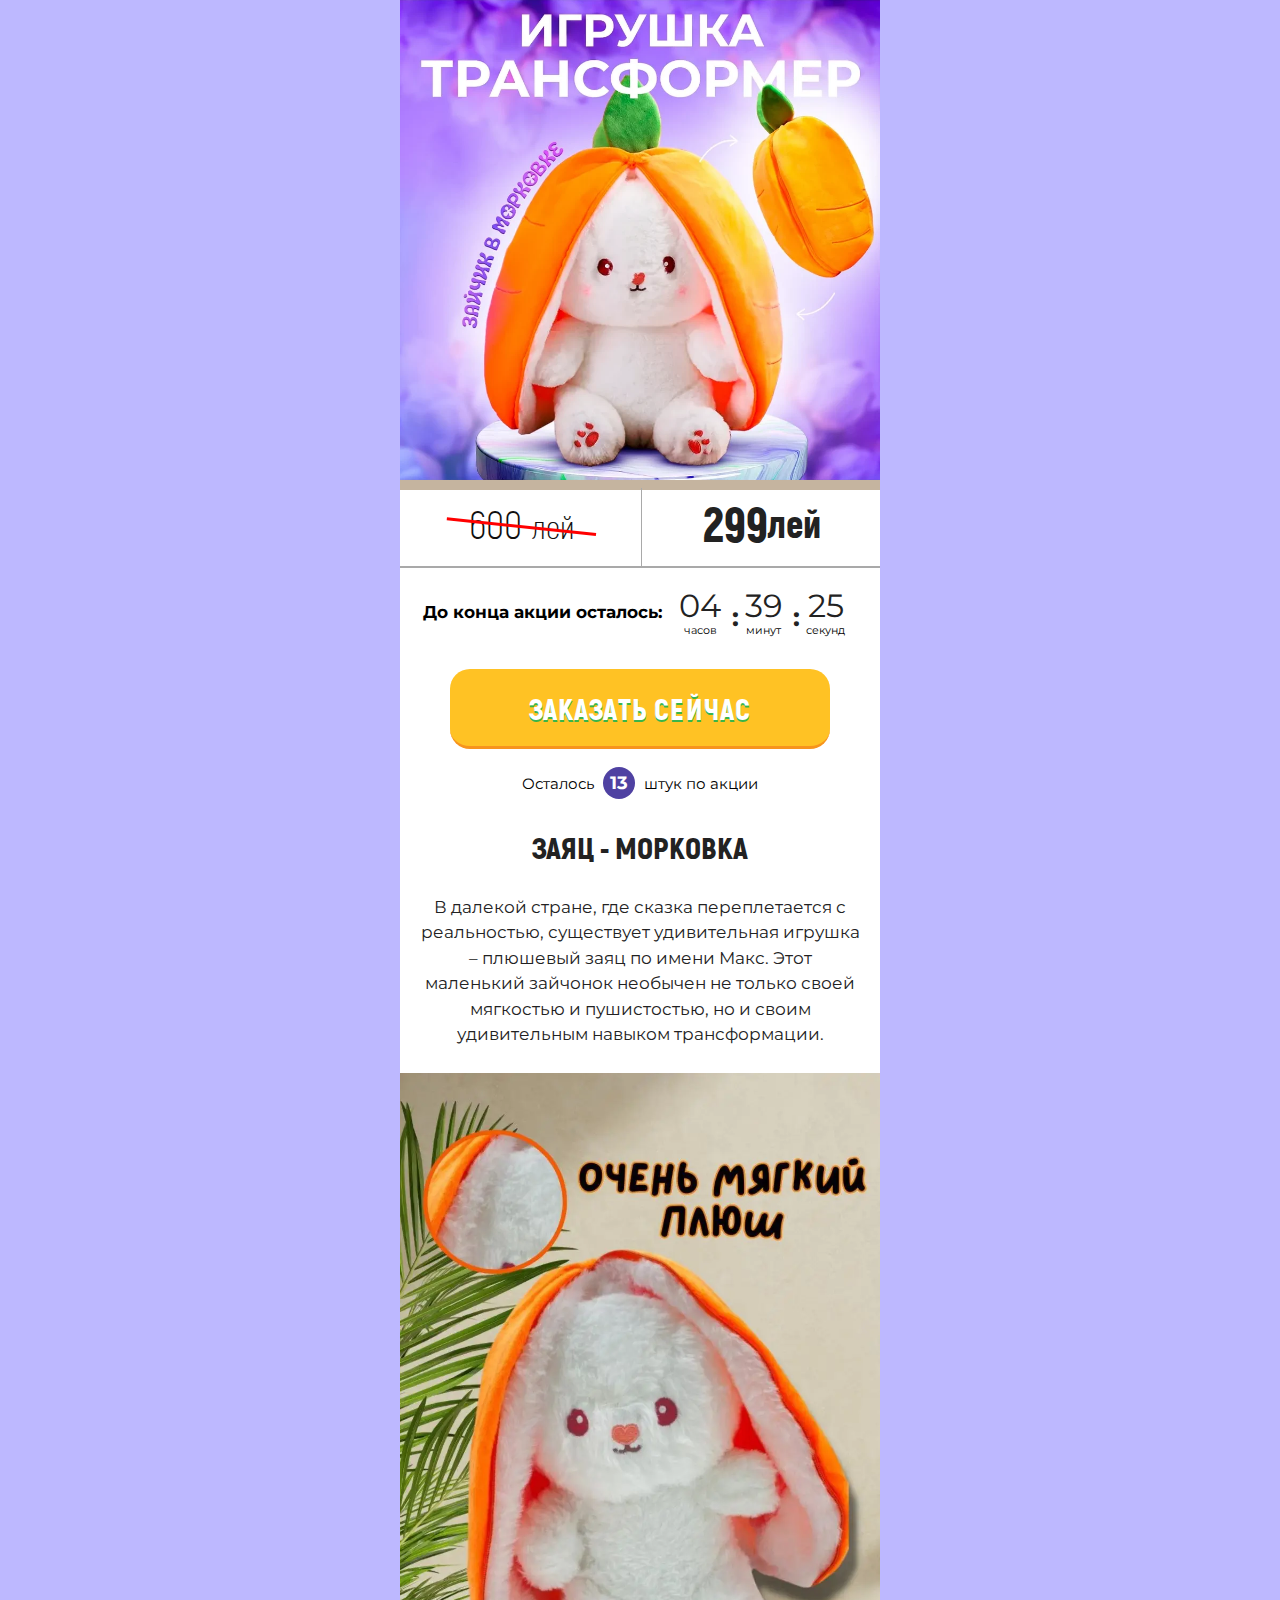
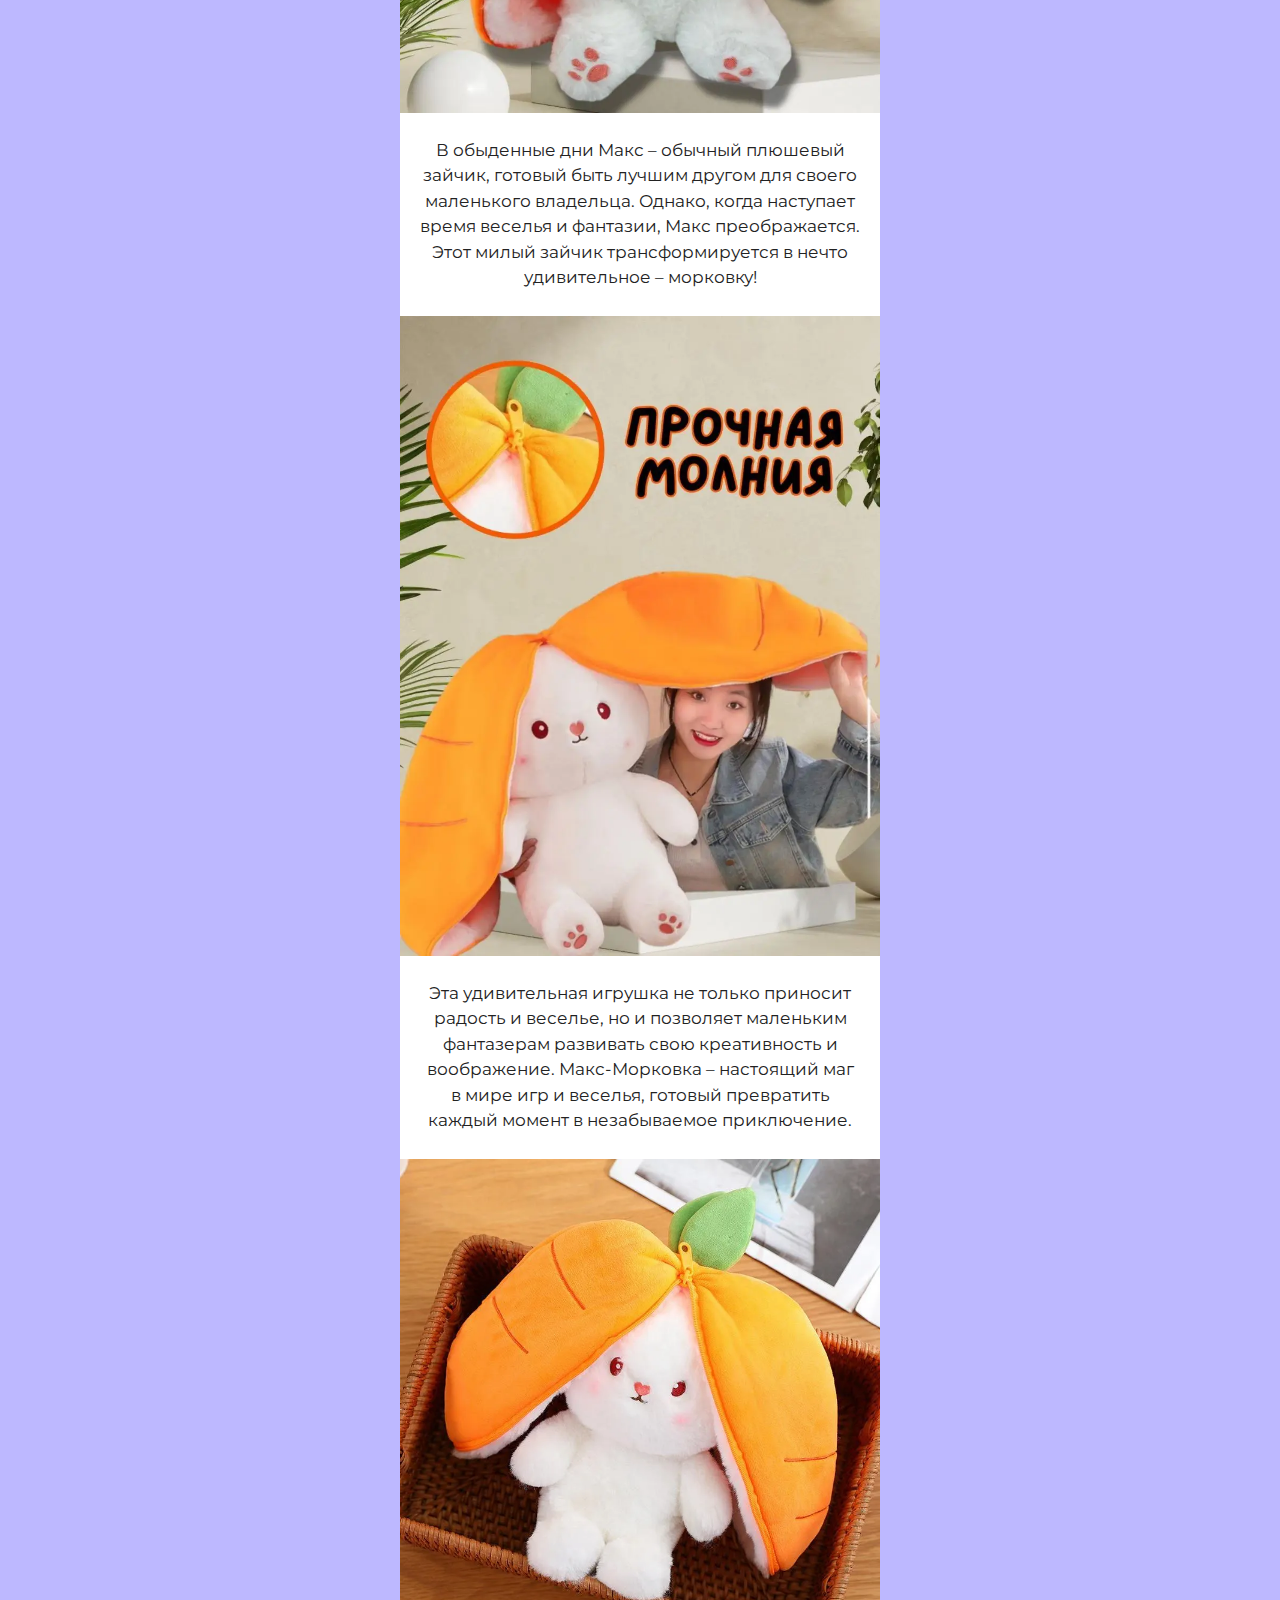
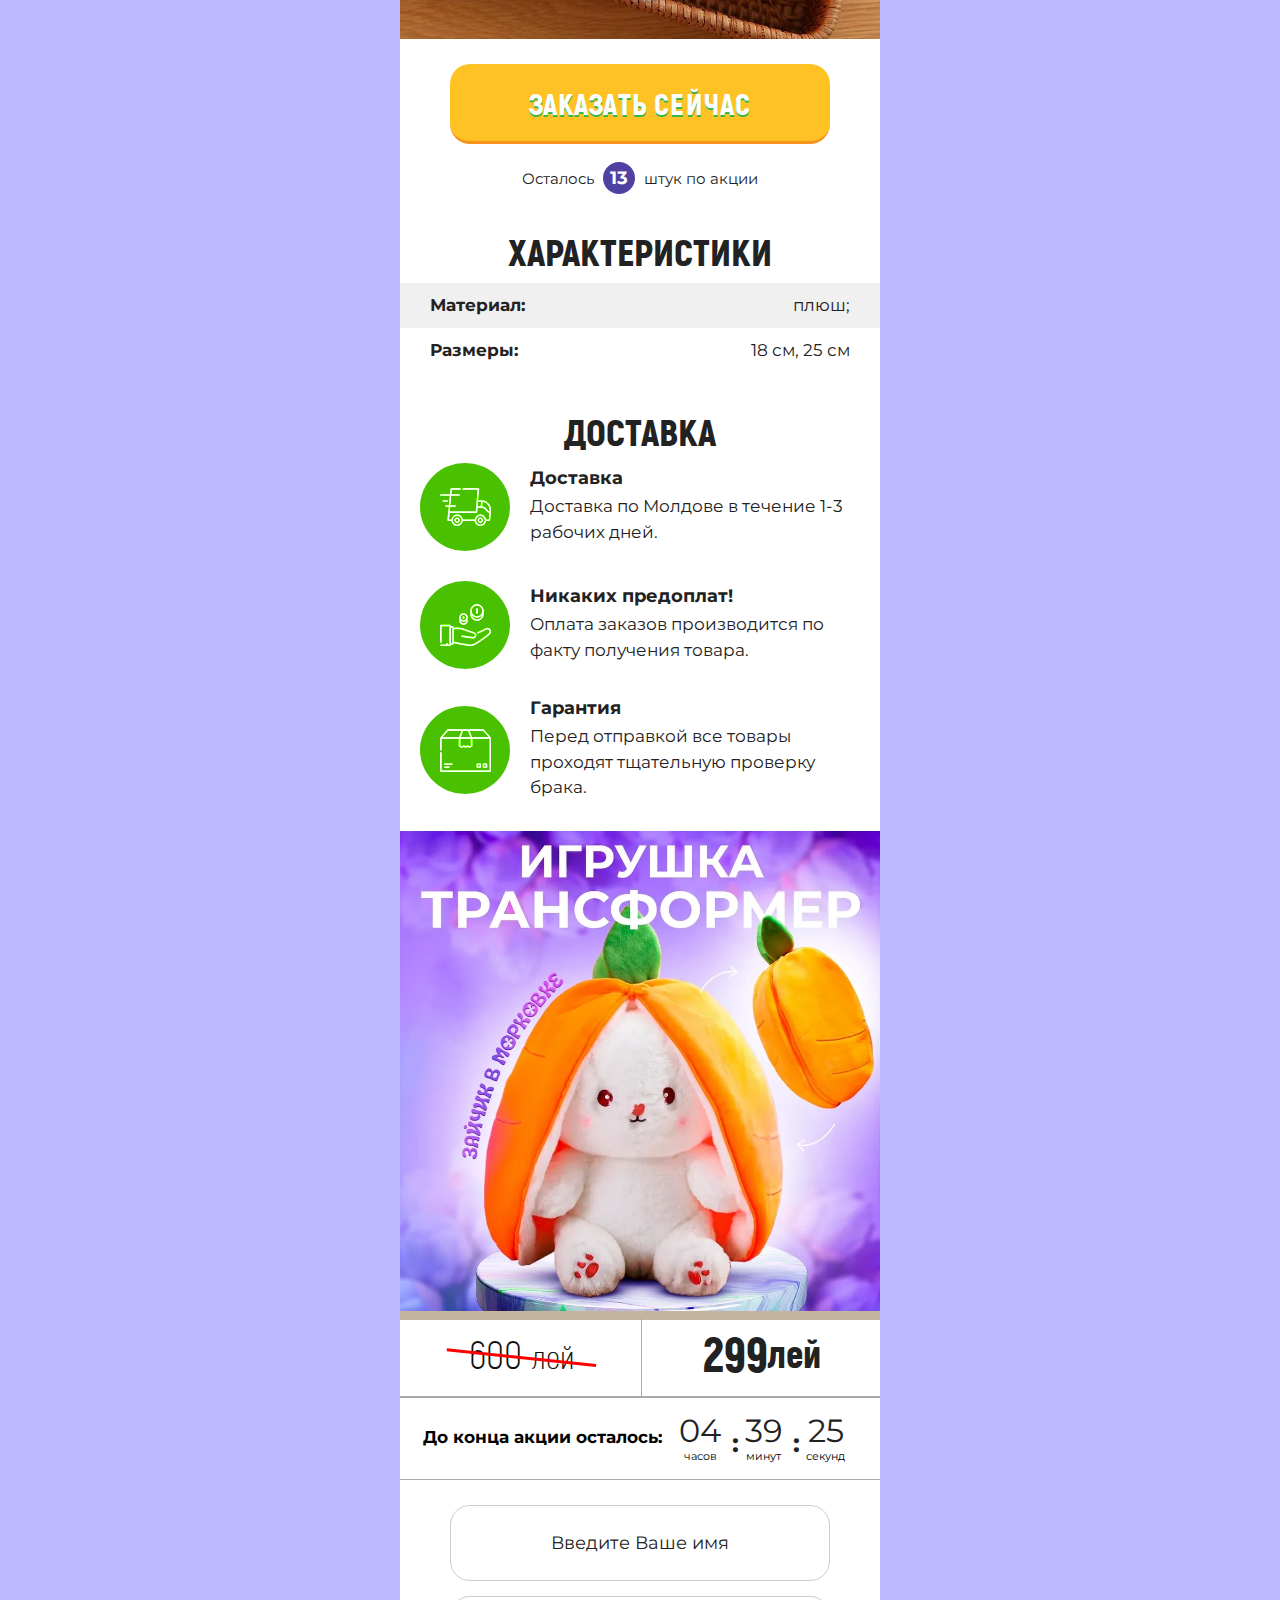
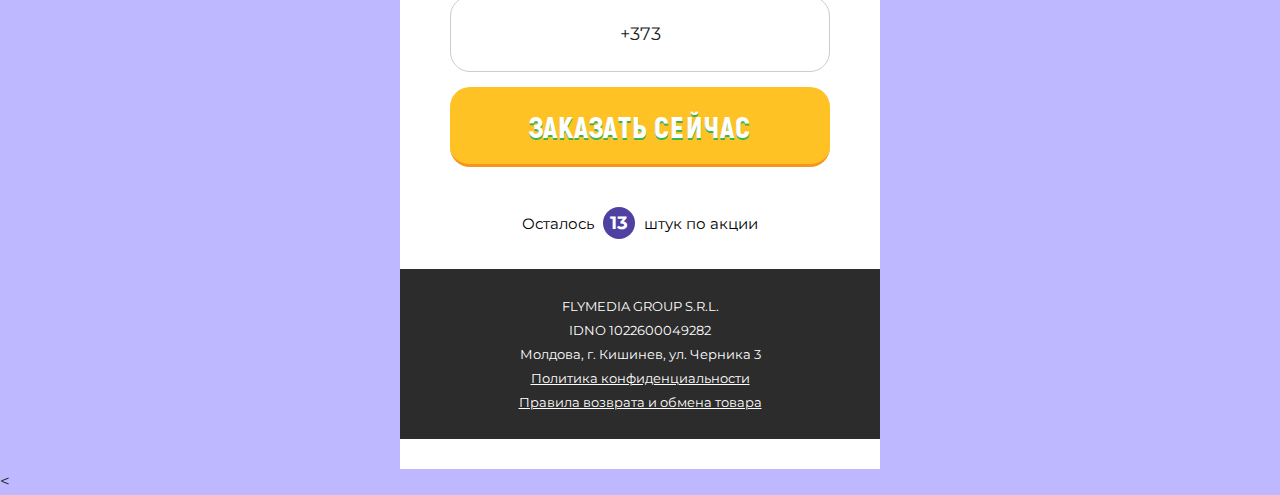
<file: index.html>
<!DOCTYPE html><html><head>
    <base>
        <meta http-equiv="Content-Type" content="text/html; charset=UTF-8">

    <meta name="viewport" content="width=device-width, initial-scale=1">
    <title>Плюшевый заяц - морковка</title>

    <link rel="shortcut icon" href="favicon.ico" type="image/x-icon">
    <link rel="stylesheet" href="reset.css">
    <link rel="stylesheet" href="Akrobat.css">
    <link rel="stylesheet" href="styles.css">
    <link rel="stylesheet" href="swiper-bundle.min.css">
    <link href="css2.css" rel="stylesheet">
    <link href="css2-1.css" rel="stylesheet">


<style type="text/css" id="operaUserStyle"></style></head>
<body>
    <div class="main_wrapper">
        <div id="home" class="offer_section offer_section-top">
            <div class="box">
                <h1 class="box-title">
                    
                </h1>
                <img src="1.webp" alt="">
                <div class="price">
                    <div class="old">
                        <span>600</span>
                        <small> лей</small>
                    </div>
                    <div class="new">
                        <span>299</span>
                        <small>лей</small>
                    </div>
                </div>
                
            </div>
            <div class="bottom color_theme">
                <div class="timer">
                    <p>До конца акции осталось:</p>
                    <div class="timer_container">
                        <div class="timer_block">
                            <div class="count hours">06</div>
                            <div class="text">часов</div>
                        </div>
                        <div class="timer_block">
                            <div class="count minutes">00</div>
                            <div class="text">минут</div>
                        </div>
                        <div class="timer_block">
                            <div class="count seconds">45</div>
                            <div class="text">секунд</div>
                        </div>
                    </div>
                </div>
                
                <div class="btn-block">
                    <a href="#order_form" class="button-m">заказать сейчас</a>
                </div>
                <div class="prod_count">
                    Осталось
                    <span>13</span>
                    штук по акции
                </div>
            </div>
        </div>
        
        
        <section id="description" class="sect4">
            <h2 class="title">
                Заяц - морковка
            </h2>
            <p>В далекой стране, где сказка переплетается с реальностью, существует удивительная игрушка – плюшевый заяц по имени Макс. Этот маленький зайчонок необычен не только своей мягкостью и пушистостью, но и своим удивительным навыком трансформации.</p>
            <img src="2.webp" alt="">
            <p>В обыденные дни Макс – обычный плюшевый зайчик, готовый быть лучшим другом для своего маленького владельца. Однако, когда наступает время веселья и фантазии, Макс преображается. Этот милый зайчик трансформируется в нечто удивительное – морковку!</p>
            <img src="3.webp" alt="">
            <p>Эта удивительная игрушка не только приносит радость и веселье, но и позволяет маленьким фантазерам развивать свою креативность и воображение. Макс-Морковка – настоящий маг в мире игр и веселья, готовый превратить каждый момент в незабываемое приключение.</p>
            <img src="4.webp" alt="">
            
            <div class="btn-block">
                <a href="#order_form" class="button-m">заказать сейчас</a>
            </div>
            <div class="prod_count">
                Осталось
                <span>13</span>
                штук по акции
            </div>
        </section>
        <section id="characteristic" class="sect7">
            <h2 class="title">Характеристики</h2>
            <div class="counst">
                <table>
                    <tbody>

                        <tr>
                            <td>
                                <p><b>Материал:</b></p>
                            </td>
                            <td>
                                <p>плюш;</p>
                            </td>
                        </tr>
                        <tr>
                            <td>
                                <p><b>Размеры:</b></p>
                            </td>
                            <td>
                                <p>18 см, 25 см</p>
                            </td>
                        </tr>
                    </tbody>
                </table>
                
            </div>
            
        
        <section class="sect9">
            <h2 class="title">Доставка</h2>
            <ul class="benef1 order_list">
                <li>
                    <div class="img">
                        <img src="order1.png" alt=""></div>
                    <div class="text">
                        <span>Доставка</span>
                        <p>
                            Доставка по Молдове в течение 1-3 рабочих дней.
                        </p>
                    </div>
                </li>
                <li>
                    <div class="img">
                        <img src="order2.png" alt=""></div>
                    <div class="text">
                        <span>Никаких предоплат!</span>
                        <p>Оплата заказов производится по факту получения товара.</p>
                    </div>
                </li>
                <li>
                    <div class="img">
                        <img src="order3.png" alt=""></div>
                    <div class="text">
                        <span>Гарантия</span>
                        <p>
                            Перед отправкой все товары проходят тщательную проверку брака.
                        </p>
                    </div>
                </li>
            </ul>
        </section>
        <section class="offer_section bottom">
            <div class="box">
                <img src="1.webp" alt="">
                <div class="price">
                    <div class="old">
                        <span>600</span>
                        <small>лей</small>
                    </div>
                    <div class="new">
                        <span>299</span>
                        <small>лей</small>
                    </div>
                </div>
            </div>
            <div class="timer">
                <p>До конца акции осталось:</p>
                <div class="timer_container">
                    <div class="timer_block">
                        <div class="count hours">06</div>
                        <div class="text">часов</div>
                    </div>
                    <div class="timer_block">
                        <div class="count minutes">00</div>
                        <div class="text">минут</div>
                    </div>
                    <div class="timer_block">
                        <div class="count seconds">45</div>
                        <div class="text">секунд</div>
                    </div>
                </div>
            </div>
            <div class="bottom color_theme">
                <form id="order_form" class="main-order-form m1-form" action="send.php" method="POST">
                    <input class="field" type="text" id= "nam" name="name" placeholder="Введите Ваше имя" required="" value="">
                    <input class="field" type="tel" id="phon" placeholder="Введите телефон" onkeyup="this.value = this.value.replace (/[^0-9+]/, '')" name="phone" pattern=".{12}" required="" title="Введите правильно номер телефона" >
                    <button class="button-m">заказать сейчас</button>
                    
                </form>
                <div class="prod_count">
                    Осталось
                    <span>13</span>
                    штук по акции
                </div>
            </div>
        </section>
        <footer class="footer_section">
            <div style="font-size:13px;text-align: center;">
              <p>FLYMEDIA GROUP S.R.L.</p>
                    <p>IDNO 1022600049282</p>
                    <p>Молдова, г. Кишинев, ул. Черника 3</p>
                    
                    <p><a href="pages/politics.html" style="text-decoration: underline;">Политика
                        конфиденциальности</a></p>
                    <p><a href="pages/rules.html" style="text-decoration: underline;">Правила возврата и обмена
                        товара</a></p>
                    
            </div>
        </footer>
    </div>
    <link type="text/css" rel="stylesheet" href="roboto.css">
    <script defer="" src="jquery.js"></script>
    <script defer="" src="swiper-bundle.min.js"></script>
    <script defer="" src="main.js"></script>
    <script defer="" src="previewYouTube.js"></script>
<script src="jquery-1.js"></script>
<
<script>jQuery(function ($) {

            $('a[href^="/#"]').click(function(e){
                e.preventDefault();
                var _href = $(this).attr('href').slice(1);
                $('html, body').animate({scrollTop: $(_href).offset().top+'px'});
                return false;
            });
        
});</script>
<script src="zero.js"></script>
<script src="ph.js"></script>

<style type="text/css">.youtube{background-color:#1d1d1d;max-width:100%;height:inherit;overflow:hidden;position:relative;cursor:hand;cursor:pointer}.youtube .thumb{bottom:0;display:block;left:0;margin:auto;max-width:100%;position:absolute;right:0;top:0;width:100%;height:auto}</style></body></html>
</file>
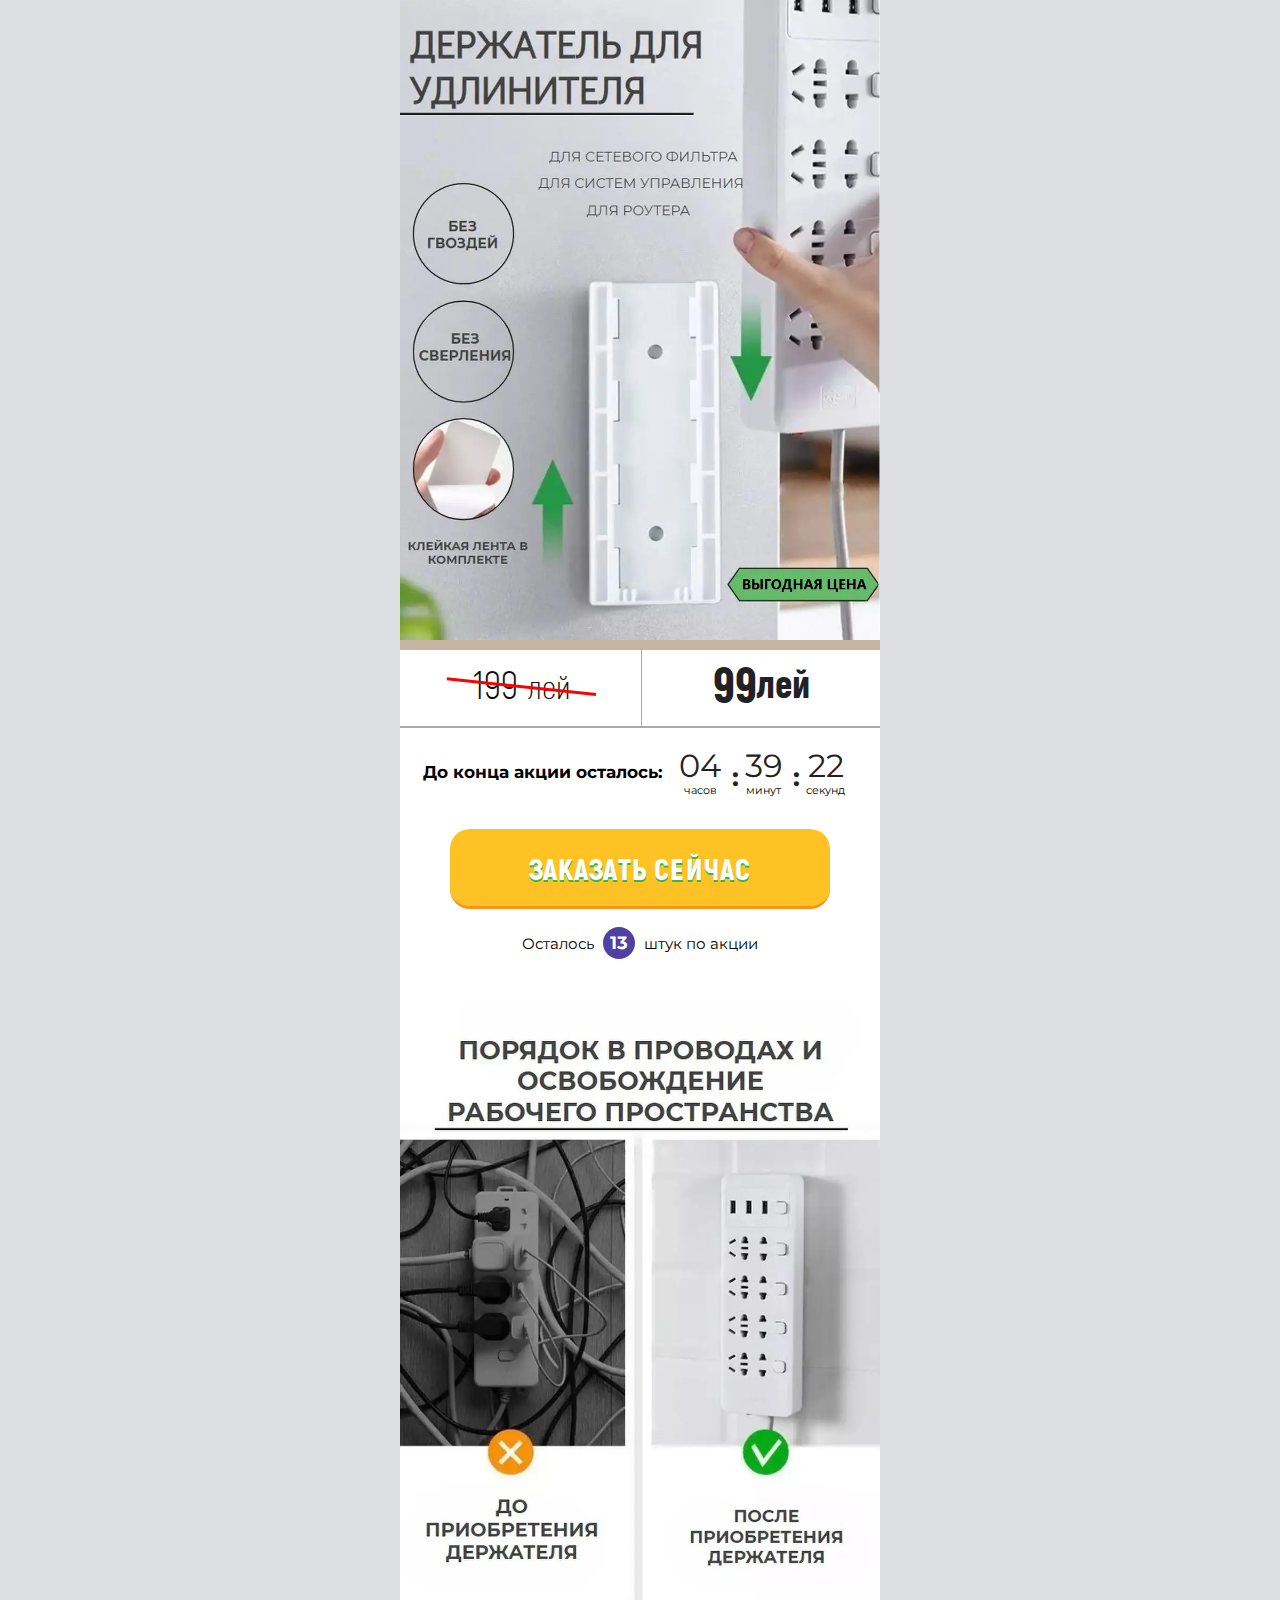
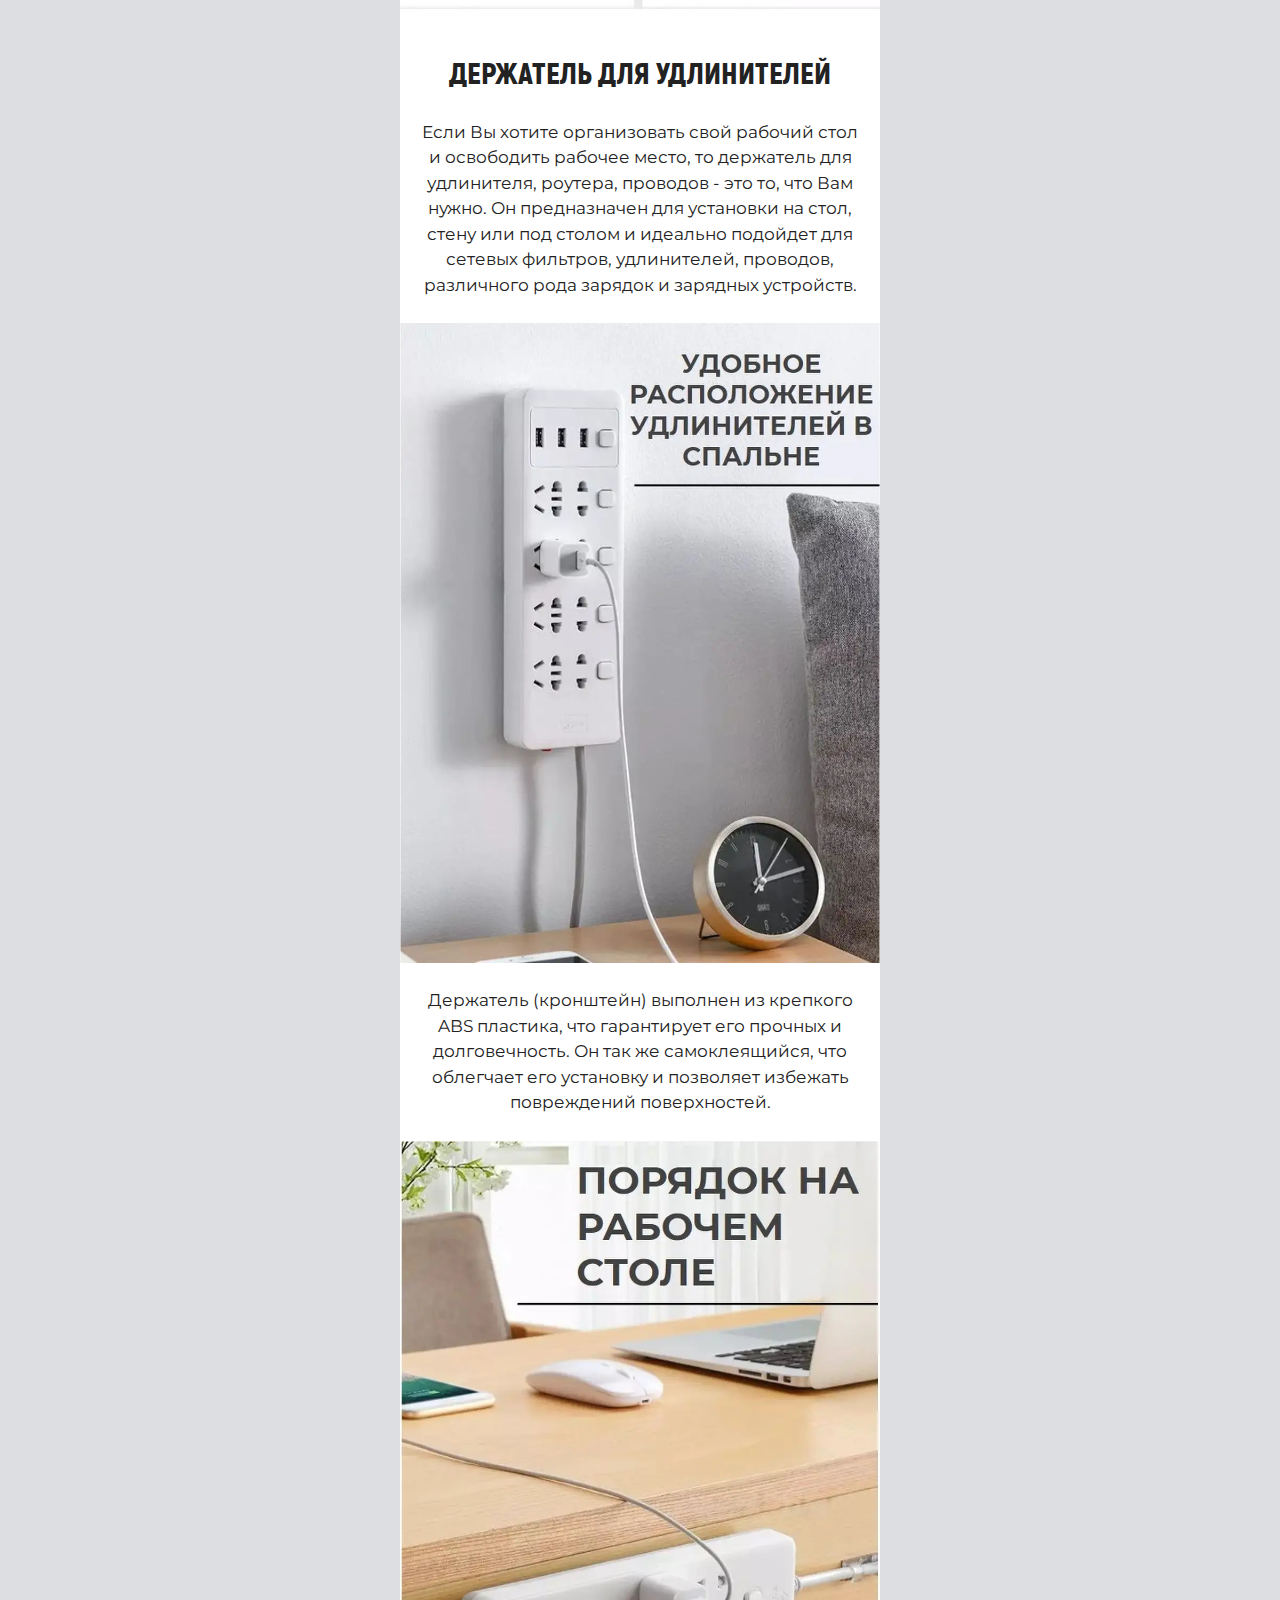
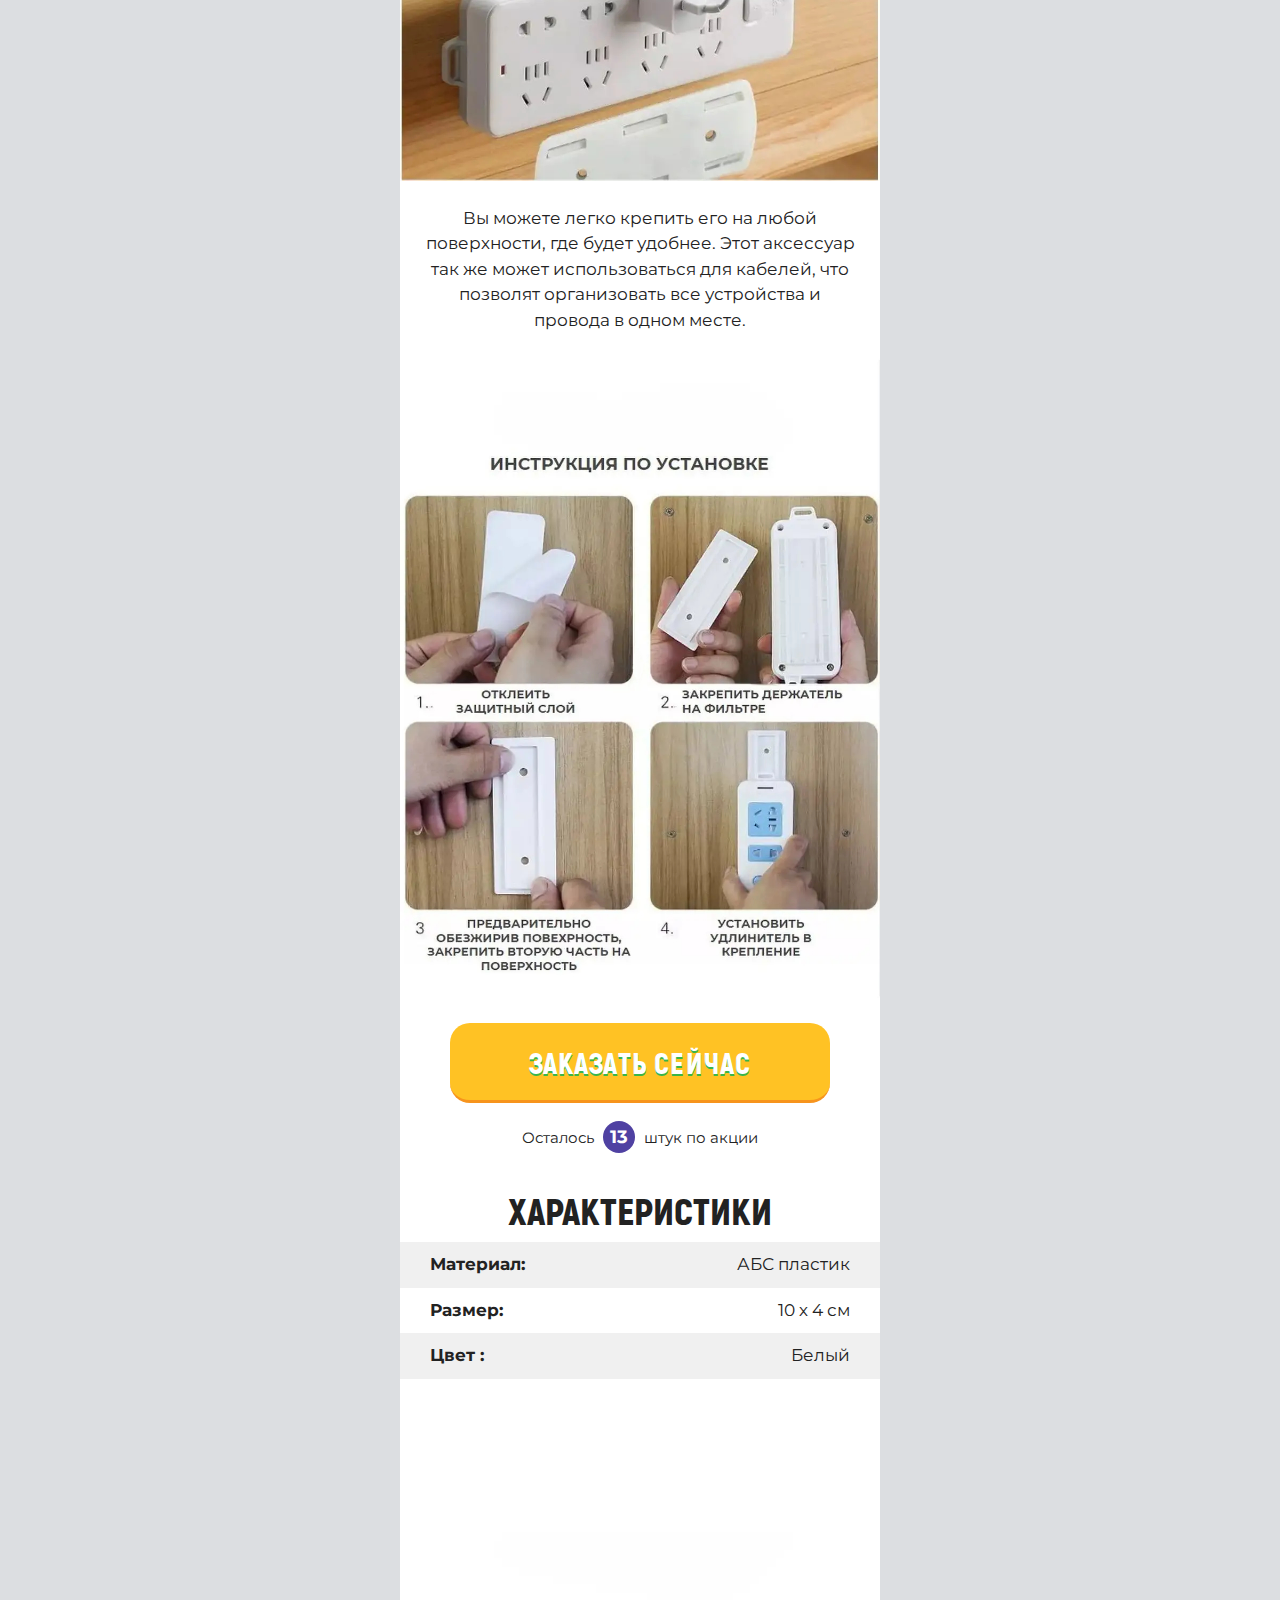
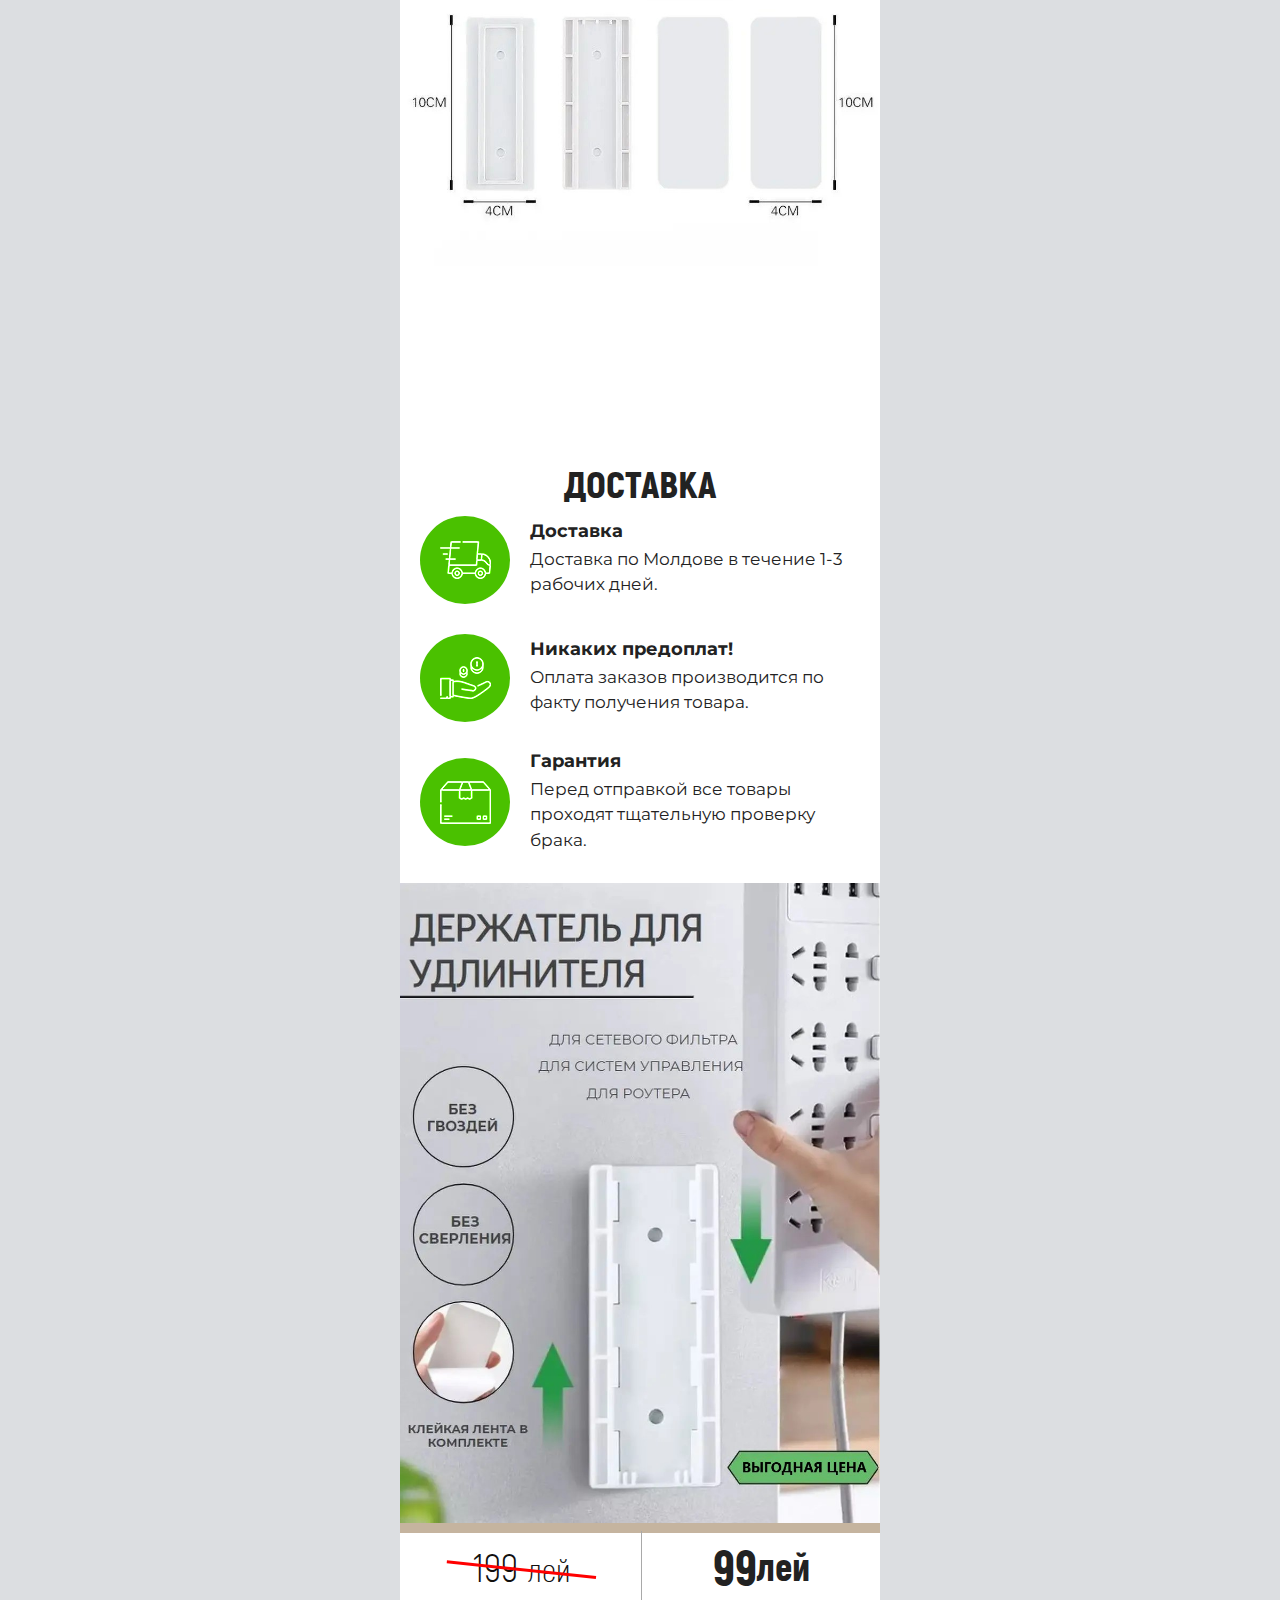
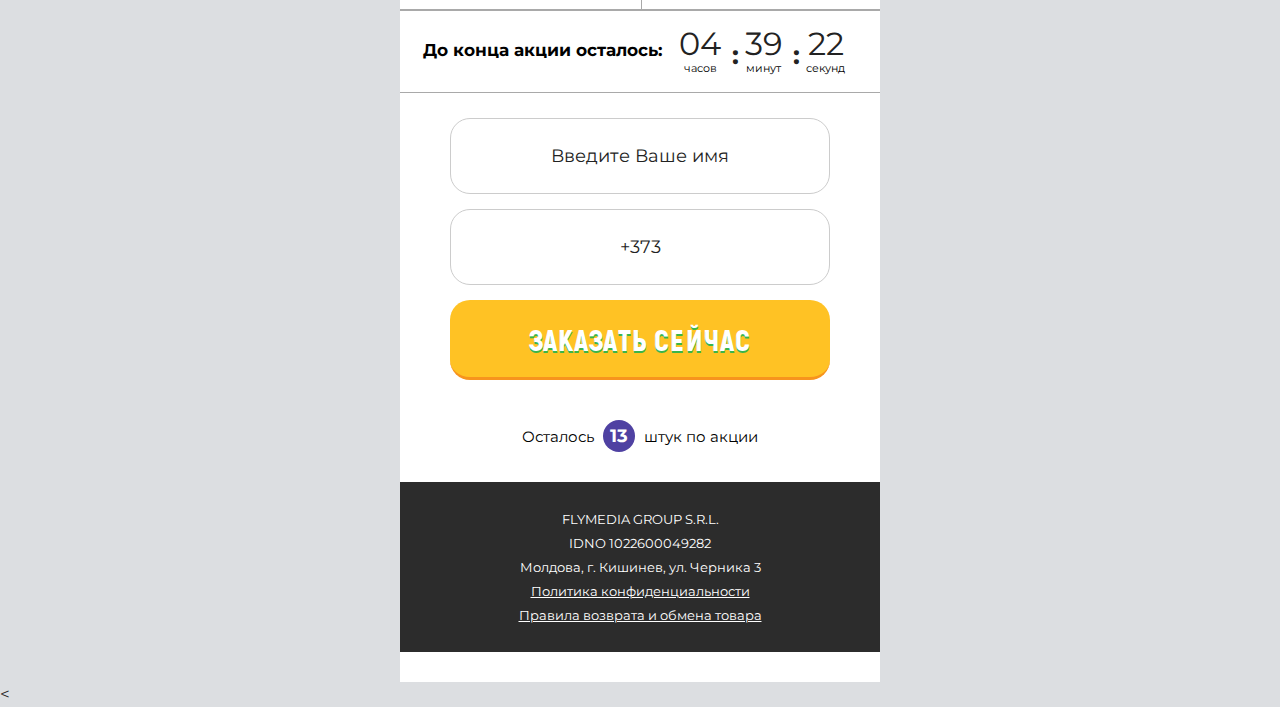
<file: cordholder/index.html>
<!DOCTYPE html><html><head>
    <base>
        <meta http-equiv="Content-Type" content="text/html; charset=UTF-8">

    <meta name="viewport" content="width=device-width, initial-scale=1">
    <title>Фиксатор с клейкой лентой</title>
    <meta name="description" content="Профессиональный маникюрный/педикюрный набор 16 предметов">
    <meta name="keywords" content="купить Профессиональный маникюрный/педикюрный набор 16 предметов , замовити Профессиональный маникюрный/педикюрный набор 16 предметов , Профессиональный маникюрный/педикюрный набор 16 предметов  интернет магазин">

    <link rel="shortcut icon" href="favicon.ico" type="image/x-icon">
    <link rel="stylesheet" href="reset.css">
    <link rel="stylesheet" href="Akrobat.css">
    <link rel="stylesheet" href="styles.css">
    <link rel="stylesheet" href="swiper-bundle.min.css">
    <link href="css2.css" rel="stylesheet">
    <link href="css2-1.css" rel="stylesheet">


<style type="text/css" id="operaUserStyle"></style></head>
<body>
    <div class="main_wrapper">
        <div id="home" class="offer_section offer_section-top">
            <div class="box">
                <h1 class="box-title">
                    
                </h1>
                <img src="offer.jpg" alt="">
                <div class="price">
                    <div class="old">
                        <span>199</span>
                        <small> лей</small>
                    </div>
                    <div class="new">
                        <span>99</span>
                        <small>лей</small>
                    </div>
                </div>
                
            </div>
            <div class="bottom color_theme">
                <div class="timer">
                    <p>До конца акции осталось:</p>
                    <div class="timer_container">
                        <div class="timer_block">
                            <div class="count hours">06</div>
                            <div class="text">часов</div>
                        </div>
                        <div class="timer_block">
                            <div class="count minutes">00</div>
                            <div class="text">минут</div>
                        </div>
                        <div class="timer_block">
                            <div class="count seconds">45</div>
                            <div class="text">секунд</div>
                        </div>
                    </div>
                </div>
                
                <div class="btn-block">
                    <a href="#order_form" class="button-m">заказать сейчас</a>
                </div>
                <div class="prod_count">
                    Осталось
                    <span>13</span>
                    штук по акции
                </div>
            </div>
        </div>
        
        
        <section id="description" class="sect4">
            <img src="005.jpg" alt="">
            <h2 class="title">
                Держатель для удлинителей
            </h2>
            <p>Если Вы хотите организовать свой рабочий стол и освободить рабочее место, то держатель для удлинителя, роутера, проводов - это то, что Вам нужно. Он предназначен для установки на стол, стену или под столом и идеально подойдет для сетевых фильтров, удлинителей, проводов, различного рода зарядок и зарядных устройств.</p>
            <img src="001.jpg" alt="">
            <p>Держатель (кронштейн) выполнен из крепкого ABS пластика, что гарантирует его прочных и долговечность. Он так же самоклеящийся, что облегчает его установку и позволяет избежать повреждений поверхностей. </p>
            <img src="004.jpg" alt="">
            <p>Вы можете легко крепить его на любой поверхности, где будет удобнее. Этот аксессуар так же может использоваться для кабелей, что позволят организовать все устройства и провода в одном месте.</p>
            <img src="007.jpg" alt="">
            
            <div class="btn-block">
                <a href="#order_form" class="button-m">заказать сейчас</a>
            </div>
            <div class="prod_count">
                Осталось
                <span>13</span>
                штук по акции
            </div>
        </section>
        <section id="characteristic" class="sect7">
            <h2 class="title">Характеристики</h2>
            <div class="counst">
                <table>
                    <tbody>
                        <tr>
                            <td>
                                <p><b>Материал:</b></p>
                            </td>
                            <td>
                                <p>АБС пластик</p>
                            </td>
                        </tr>
                        <tr>
                            <td>
                                <p><b>Размер:</b></p>
                            </td>
                            <td>
                                <p>10 х 4 см</p>
                            </td>
                        </tr>

                        <tr>
                            <td>
                                <p><b>Цвет :</b></p>
                            </td>
                            <td>
                                <p>Белый</p>
                            </td>
                        </tr>
                    </tbody>
                </table>
                
            </div>
            <img src="008.jpg" alt="">
            
        
        <section class="sect9">
            <h2 class="title">Доставка</h2>
            <ul class="benef1 order_list">
                <li>
                    <div class="img">
                        <img src="order1.png" alt=""></div>
                    <div class="text">
                        <span>Доставка</span>
                        <p>
                            Доставка по Молдове в течение 1-3 рабочих дней.
                        </p>
                    </div>
                </li>
                <li>
                    <div class="img">
                        <img src="order2.png" alt=""></div>
                    <div class="text">
                        <span>Никаких предоплат!</span>
                        <p>Оплата заказов производится по факту получения товара.</p>
                    </div>
                </li>
                <li>
                    <div class="img">
                        <img src="order3.png" alt=""></div>
                    <div class="text">
                        <span>Гарантия</span>
                        <p>
                            Перед отправкой все товары проходят тщательную проверку брака.
                        </p>
                    </div>
                </li>
            </ul>
        </section>
        <section class="offer_section bottom">
            <div class="box">
                <img src="offer.jpg" alt="">
                <div class="price">
                    <div class="old">
                        <span>199</span>
                        <small>лей</small>
                    </div>
                    <div class="new">
                        <span>99</span>
                        <small>лей</small>
                    </div>
                </div>
            </div>
            <div class="timer">
                <p>До конца акции осталось:</p>
                <div class="timer_container">
                    <div class="timer_block">
                        <div class="count hours">06</div>
                        <div class="text">часов</div>
                    </div>
                    <div class="timer_block">
                        <div class="count minutes">00</div>
                        <div class="text">минут</div>
                    </div>
                    <div class="timer_block">
                        <div class="count seconds">45</div>
                        <div class="text">секунд</div>
                    </div>
                </div>
            </div>
            <div class="bottom color_theme">
                <form id="order_form" class="main-order-form m1-form" action="send.php" method="POST">
                    <input class="field" type="text" id= "nam" name="name" placeholder="Введите Ваше имя" required="" value="">
                    <input class="field" type="tel" id="phon" placeholder="Введите телефон" onkeyup="this.value = this.value.replace (/[^0-9+]/, '')" name="phone" pattern=".{12}" required="" title="Введите правильно номер телефона" >
                    <button class="button-m">заказать сейчас</button>
                    
                </form>
                <div class="prod_count">
                    Осталось
                    <span>13</span>
                    штук по акции
                </div>
            </div>
        </section>
        <footer class="footer_section">
            <div style="font-size:13px;text-align: center;">
              <p>FLYMEDIA GROUP S.R.L.</p>
                    <p>IDNO 1022600049282</p>
                    <p>Молдова, г. Кишинев, ул. Черника 3</p>
                    
                    <p><a href="pages/politics.html" style="text-decoration: underline;">Политика
                        конфиденциальности</a></p>
                    <p><a href="pages/rules.html" style="text-decoration: underline;">Правила возврата и обмена
                        товара</a></p>
                    
            </div>
        </footer>
    </div>
    <link type="text/css" rel="stylesheet" href="roboto.css">
    <script defer="" src="jquery.js"></script>
    <script defer="" src="swiper-bundle.min.js"></script>
    <script defer="" src="main.js"></script>
    <script defer="" src="previewYouTube.js"></script>
<script src="jquery-1.js"></script>
<
<script>jQuery(function ($) {

            $('a[href^="/#"]').click(function(e){
                e.preventDefault();
                var _href = $(this).attr('href').slice(1);
                $('html, body').animate({scrollTop: $(_href).offset().top+'px'});
                return false;
            });
        
});</script>
<script src="zero.js"></script>
<script src="ph.js"></script>

<style type="text/css">.youtube{background-color:#1d1d1d;max-width:100%;height:inherit;overflow:hidden;position:relative;cursor:hand;cursor:pointer}.youtube .thumb{bottom:0;display:block;left:0;margin:auto;max-width:100%;position:absolute;right:0;top:0;width:100%;height:auto}</style></body></html>
</file>
<file: Akrobat.css>
@font-face {
    font-family: 'Akrobat';
    src: local('Akrobat Thin'), local('Akrobat-Thin'), url("Akrobatthin.woff2") format('woff2'), url("Akrobatthin.woff") format('woff'), url("Akrobatthin.ttf") format('truetype');
    font-weight: 100;
    font-style: normal;
}
@font-face {
    font-family: 'Akrobat';
    src: local('Akrobat ExtraLight'), local('Akrobat-ExtraLight'), url("Akrobatextralight.woff2") format('woff2'), url("Akrobatextralight.woff") format('woff'), url("Akrobatextralight.ttf") format('truetype');
    font-weight: 200;
    font-style: normal;
}
@font-face {
    font-family: 'Akrobat';
    src: local('Akrobat Light'), local('Akrobat-Light'), url("Akrobatlight.woff2") format('woff2'), url("Akrobatlight.woff") format('woff'), url("Akrobatlight.ttf") format('truetype');
    font-weight: 300;
    font-style: normal;
}
@font-face {
    font-family: 'Akrobat';
    src: local('Akrobat'), local('Akrobat-Regular'), url("Akrobat.woff2") format('woff2'), url("Akrobat.woff") format('woff'), url("Akrobat.ttf") format('truetype');
    font-weight: 400;
    font-style: normal;
}
@font-face {
    font-family: 'Akrobat';
    src: local('Akrobat SemiBold'), local('Akrobat-SemiBold'), url("Akrobatsemibold.woff2") format('woff2'), url("Akrobatsemibold.woff") format('woff'), url("Akrobatsemibold.ttf") format('truetype');
    font-weight: 600;
    font-style: normal;
}
@font-face {
    font-family: 'Akrobat';
    src: local('Akrobat Bold'), local('Akrobat-Bold'), url("Akrobatbold.woff2") format('woff2'), url("Akrobatbold.woff") format('woff'), url("Akrobatbold.ttf") format('truetype');
    font-weight: 700;
    font-style: normal;
}
@font-face {
    font-family: 'Akrobat';
    src: local('Akrobat ExtraBold'), local('Akrobat-ExtraBold'), url("Akrobatextrabold.woff2") format('woff2'), url("Akrobatextrabold.woff") format('woff'), url("Akrobatextrabold.ttf") format('truetype');
    font-weight: 800;
    font-style: normal;
}
@font-face {
    font-family: 'Akrobat';
    src: local('Akrobat Black'), local('Akrobat-Black'), url("Akrobatblack.woff2") format('woff2'), url("Akrobatblack.woff") format('woff'), url("Akrobatblack.ttf") format('truetype');
    font-weight: 900;
    font-style: normal;
}
</file>
<file: styles.css>
/* styles */
body {
	background:#1100ff47;
	font-family: 'Montserrat', Arial, Helvetica, sans-serif;
	font-weight: 400;
	font-size: 17px;
	line-height: 1.5em;
	color: #222222;
	cursor: default;
}

.main_wrapper {
	margin: 0 auto;
	width:100%;
	max-width: 480px;
	background: #fff;
position: relative;overflow: hidden;}

.block p {
	text-transform: initial;
	font-weight: 500;
	padding: 0 0 0 20px;
	font-size: 24px;
}

img {
	max-width: 100%;
	height: auto;
	width: 100%;
}

.modal-block li svg {width: 36px;fill: #ffc226;}

tbody tr:nth-child(odd) {
	background: #0000000f;
}

footer .logo {width: 150px;margin: 0 auto;}

.block {display: flex;width: 100%;flex-direction: row;align-items: center;align-content: center;padding: 0 20px;padding: 15px 30px 15px 30px;position: relative;font-size: 18px;font-weight: 700;text-align: left;text-transform: uppercase;font-family: 'Akrobat', Arial, Helvetica, sans-serif;color: black;}

.block-left p {
	font-size: 24px;
}

.block-left {
	margin: 0 0 0 20px;
	display: flex;
	flex-direction: column;
	align-content: center;
	align-items: center;
	width: 100%;
}

.block img {
	width: 100%;
	max-width: 150px;
	border-radius: 15px;
	border: 1px solid #dfdfdf;
}

.block:last-child{
	/* border-bottom: 1px solid #ffc224; */
}

@media (max-width: 440px) {
	.block {
		flex-wrap: wrap;
		justify-content: center;
		gap: 20px;
	}
}
.block-image {width: 240px;}

.block-image img {margin: 0 0 0 10px;max-width: 150px;}

.block-text b {
	font-size: 24px;
	font-weight: 800;
}

.block-text {width:100%;max-width: 430px;padding: 0 0 0 30px;font-size: 15px;}

b {
	font-weight: 700;
}
.clearfix:after,
.list2>li:after{
	content: '';
	display: block;
	clear: both;
}
h2.title{
	font-family: 'Akrobat', Arial, Helvetica, sans-serif;
	font-size: 37px;
	line-height: 1.2em;
	text-transform: uppercase;
	font-weight: 900;
	text-align: center;
	margin-bottom: 30px;
}
h2.title span{
	color: #39b54a;
	font-size: 27px;
}
section{
	padding: 35px 0 30px;
}

.color_theme{
	
background: #ffffff;
}
.color_theme .title,
.color_theme .title span{
	color: #000;
}
.color_theme .prod_count{
	color: #000;
}
.color_theme .prod_count>span{
	color: #fff;
}

.modal-body {
	background: #fffffffa;
	z-index: 90;
	padding: 70px 0 0 0;
	display: inline-block;
	max-width: 480px;
	width: 100%;
	-webkit-transform: skewX( -5deg) translateX(200%);
	-ms-transform: skewX(-5deg) translateX(200%);
	transform: skewX( -5deg) translateX(200%);
	position: fixed;
	top: 0;
	right: 0;
	left: 0;
	margin: 0 auto;
	opacity: 0;
	will-change: transform, opacity;
	-webkit-transition: opacity 0.1s, -webkit-transform 0.3s;
	transition: opacity 0.1s, -webkit-transform 0.3s;
	-o-transition: transform 0.3s, opacity 0.1s;
	transition: transform 0.3s, opacity 0.1s;
	transition: transform 0.3s, opacity 0.1s, -webkit-transform 0.3s;
	height: 100vh;
	overflow: auto;
	}

.modal-block {padding: 0;}

.modal-block li {text-align: right;padding: 0 10px;border-bottom: 1px solid #efefef;display: block;height: 47.5px;display: flex;flex-direction: row;justify-content: flex-end;align-content: center;align-items: center;}

.modal-block li a {text-decoration: none;font-weight: bold;text-transform: uppercase;color: #4f41a2;display: block;width: 100%;height: 47.5px;line-height: 47.5px;}

.modal-body.show-menu {opacity: 1 !important;
	transform: skewX(0deg) translate(0, 0) !important;
	-webkit-transform: skewX( 0deg) translate(0, 0) !important;
	-ms-transform: skewX(0deg) translate(0, 0) !important;}

header {
	width: 100%;
	height: 66px;
	transform: translate(0, -100%);
	transition: 0.5s;
	padding: 0 20px;
	display: flex;
	align-content: center;
	flex-direction: row;
	justify-content: space-between;
	align-items: center;
	width: 100%;
	max-width: 481px;
	margin: 0 auto;
}

header.active {
	position: fixed;
	left: 0;
	right: 0;
	top: 0;
	transform: translate(0, 0);
	transition: 0.5s;
	z-index: 100;
	box-shadow: 0px 4px 6px rgb(0 0 0 / 20%);
	background: #ffffff;
}

header a.logo svg {
	width: 120px;
	margin: 0 0;
}

.list1>li span {
	border-top: 2px solid #ffba00;
	display: block;
	text-transform: initial;
	line-height: 22px;
}

header a.logo {
	width: 100px;
	height: 57px;
	transition: 0.6s;
}

.block-img2 {
	display: flex;
	flex-direction: column;
	align-items: center;
	align-content: center;
}

.block-img2 img {
	max-width: 440px;
	width: 100%;
	margin: 0 0 20px 0;
}

header a.logo:hover {
	opacity: 0.7;
}

svg.nav-button {
	width: 50px;
	transition: 0.6s;
	cursor: pointer;
}

.block-img {
	display: flex;
	flex-direction: row;
	flex-wrap: wrap;
	justify-content: space-between;
	padding: 0 20px;
}

.block-img img {
	width: 48%;
	margin: 0 0 20px 0;
}

svg.nav-button:hover {opacity: 0.7;}

.m1-form{
	/* padding: 20px 45px; */
	padding: 0 15px;
	margin: 0 0 40px 0;
}
.m1-form input{
	width: 100%;max-width: 380px;
	display: block;
	font-family: 'Montserrat', Arial, Helvetica, sans-serif;
	border: 1px solid #cccccc;
	font-size: 18px;
	margin: 0 auto 15px;
	height: 76px;
	border-radius: 20px;
	background: #fff;
	text-align: center;
	color: #222;
}
.m1-form .button-m{
	margin-top: 0;
	width: 100%;max-width: 380px;
}
.m1-form ::-webkit-input-placeholder {
	color: #222;
}
.m1-form ::-moz-placeholder {
	color: #222;
}
.m1-form :-moz-placeholder {
	color: #222;
}
.m1-form :-ms-input-placeholder {
	color: #222;
}
.m1-form :focus::-webkit-input-placeholder {
	color: transparent;
}
.m1-form :focus::-moz-placeholder {
	color: transparent;
}
.m1-form :focus:-moz-placeholder {
	color: transparent;
}
.m1-form :focus:-ms-input-placeholder {
	color: transparent;
}

/* button */
.button-m{
	border: none;
	cursor: pointer;
	text-decoration: none;
	text-align: center;
	font-family: 'Akrobat', Arial, Helvetica, sans-serif;
	font-weight: 900;
	text-transform: uppercase;
	height: 80px;
	width: 100%;max-width: 380px;
	display: block;
	border-radius: 20px;
	line-height: 80px;
	background: #ffc224;
	border-bottom: 3px solid #f7941d;
	font-size: 29px;
	margin: 0 auto 15px;
	color: #fff;
	letter-spacing: 1.2px;
	position: relative;
	text-shadow: 0 2px 0 #39b54a;
	transition: 0.6s;
}

.button-m:active{
	background: #f7941d;
	border-bottom: 0 solid #f7941d;
	top: 2px;
}

.button-m:hover{
	background: #f7941d;
}



/*  offer_section   */
.offer_section{
	padding: 0;}
.offer_section-top{border-top: 0px solid #ffffff;}
.offer_section .top{
	padding: 15px 0 15px 20px;
	background: url("") 268px 50% no-repeat;
}
.offer_section .logo{
	display: inline-block;
	padding: 0 40px 0 0;
	border-right: 1px solid #e5e5e5;
}
.offer_section .logo>img{
	display: block;
}

.main_title{
	color: black;
	font-weight: 900;
	font-size: 38px;
	line-height: 1.3em;
	padding: 28px 10px 0 10px;
	text-transform: uppercase;
	margin: 0;
	/* position: absolute; */
	z-index: 1;
width: 100%;background: #dffcb9;}

.offer_section .box{
	position: relative;
	}

h1.box-title {
	position: absolute;
	top: 0;
	left: 0;
	right: 0;
	width: 100%;
	padding: 4%;
}

.box-title .text {
	padding: 10px;
	font-size: 21px;
	background: #ffffff99;
	border-radius: 10px;
	/* box-shadow: 0px 4px 10px rgb(0 0 0 / 10%); */
	text-transform: uppercase;
	font-weight: bolder;
	text-align: center;
	color: #f7931c;
	line-height: 28px;
}

.box-title .text span {
	font-weight: 600;
	color: black;
	display: block;
	font-size: 44px;
	font-size: calc(30px + 18 * (100vw / 1280));
}



.price .old:before {
	content: '';
	width: 100%;
	max-width: 150px;
	height: 3px;
	background: red;
	position: absolute;
	top: 60%;
	left: 50%;
	transform: rotate(6deg) translate(-50%, 0);
}

.sale{
	width: 110px;
	height: 110px;
	color: white;
	text-align: center;
	position: absolute;
	bottom: 17%;
	left: 7%;
	border-radius: 50%;
	display: flex;
	flex-direction: column;
	align-content: center;
	justify-content: center;
	align-items: center;
	transform: rotate(-42deg);
	background: #f7931c;
	box-shadow: 4px 4px 6px rgb(0 0 0 / 26%);
	align-content: center;
	}

.sale p:last-child {
	font-size: 31px;
	margin: 2px 0 0 0;
}

.sale>p{
	/* width: 215px; */
	font-size: 15px;
	line-height: 1.1em;
	font-weight: 700;
	text-align: center;
	margin: 4px 9px 0 10px;
	text-transform: uppercase;
	}

.ofr_bull{
	padding: 30px 15px 0;
}
.ofr_bull>li{
	padding-left: 37px;
	margin-bottom: 40px;
	font-family: 'Akrobat', Arial, Helvetica, sans-serif;
	font-size: 24px;
	position: relative;
}
.ofr_bull>li>span{
	color: #09a1df;
	font-weight: 900;
	display: block;
	font-size: 34px;
	line-height: 1em;
}
.ofr_bull>li:before{
	content: '';
	width: 28px;
	height: 21px;
	background: url("") 50% 50% no-repeat;
	position: absolute;
	left: 0;
	top: 6px;
}
.ofr_bull>li:last-child{
	margin-bottom: 0;
}

.price{
	display: flex;
	width: 100%;
	font-size: 0;
	text-align: center;
	font-family: 'Akrobat', Arial, Helvetica, sans-serif;
	/* background: #f7931c; */
	/* position: absolute; */
	flex-direction: row;
	align-content: center;
	align-items: center;
	justify-content: center;
	/* border-radius: 45px 0 0 45px; */
	margin: -8px 0 0 0;
	border-bottom: 2px solid #a9a9a9;
	border-top: 10px solid #c5b49f;
}
.price>div{
	display: inline-block;
	line-height: 63px;
	height: 63px;
	vertical-align: top;
}
.price .old{
	font-size: 40px;
	line-height: 44px;
	height: 54px;
	width: 50%;
	color: #11100f;
	font-weight: 300;
	position: relative;
}
.price .old>span{
	/* text-decoration: line-through; */
}
.price>div>small{
	font-size: 0.8em;
}
.price .new{
	font-size: 48px;
	font-weight: 900;
	/* background: #4f41a2; */
	width: 50%;
	display: flex;
	flex-direction: row;
	align-content: center;
	justify-content: center;
	align-items: center;
	height: 80px;
	padding: 0 0 9px 0;
	margin: -2px -2px -2px 0;
	border-left: 1px solid #a9a9a9;
}

.offer_section .bottom{
	padding: 25px 0 30px;
}
.offer_section .bottom>img{
	display: block;
	/* margin: 0 auto 30px; */
	border-radius: 4px;
}

.footer_section a {
	color: white;
}

.timer{
	text-align: center;
	margin-bottom: 25px;
	display: flex;
	flex-direction: row;
	align-items: center;
	align-content: center;
	justify-content: space-around;
	padding: 0 20px;
}
.timer>p{
	font-weight: 700;
	color: #000;
	font-size: 17px;
	line-height: 1.1em;
	margin-bottom: 12px;
	text-align: left;
}
.timer .timer_container{
	font-size: 0;
	text-align: center;
	display: flex;
	flex-direction: row;
	align-content: center;
	align-items: center;
	justify-content: center;
}
.timer_container .timer_block{
	/* width: 70px; */
	display: inline-block;
	vertical-align: top;
	margin: 0 12px;
	position: relative;
}
.timer_block:not(:last-child):after{
	content: ':';
	font-weight: 700;
	font-size: 26px;
	color: #222222;
	position: absolute;
	top: 50%;
	right: -18px;
	transform: translate(0, -50%);
}
.timer_block .count{
	/* width: 70px; */
	/* height: 70px; */
	border-radius: 50%;
	/* background: #00d4f7; */
	/* line-height: 70px; */
	text-align: center;
	font-size: 32px;
	color: #222222;
	}
.timer_block .text{
	text-align: center;
	color: #000;
	font-size: 11px;
}

.prod_count{
	text-align: center;
	font-size: 15px;
	margin-top: 18px;
}
.prod_count>span{
	display: inline-block;
	width: 32px;
	height: 32px;
	text-align: center;
	line-height: 32px;
	background: #4f41a2;
	border-radius: 50%;
	margin: 0 5px;
	font-weight: 700;
	font-size: 18px;
color: white;}


/*sect2*/
.sect2 .title span{
	color: #e82727;
}
.sect2>p{
	padding: 0 50px;
	margin-bottom: 20px;
	text-align: center;
}
.sect2>img{
	display: block;
	margin: 0 auto 20px;
}

.list1{
	padding: 0;
	color: white;
	margin-top: 24px;
}

.list1>li{
	padding: 15px 20px 15px 60px;
	/* border-top: 1px solid #ffc224; */
	position: relative;
	font-size: 15px;
	font-weight: 700;
	text-align: left;
	text-transform: uppercase;
	/* font-family: 'Akrobat', Arial, Helvetica, sans-serif; */
	color: black;
	background: url("offer__tick_icon.png") 20px 45% no-repeat;
	background-size: 24px;
	}
.list1>li:last-child{
	/* border-bottom: 1px solid #ffc224; */
}

.list1>li:nth-child(odd) {
	background: #f0f0f0 url("offer__tick_icon.png") 20px 45% no-repeat;
	background-size: 24px;
}

.sect2 .alert{
	width: 440px;
	margin: 30px auto 0;
	padding: 1px 25px 15px;
	border: 2px solid #ec2929;
	color: #ec2929;
	font-weight: 900;
	font-family: 'Akrobat', Arial, Helvetica, sans-serif;
	text-transform: uppercase;
	text-align: center;
	font-size: 20px;
	line-height: 1.5em;
	border-radius: 16px;
}
.sect2 .alert:before{
	content: '';
	width: 47px;
	height: 44px;
	background: url("") 50% 50% no-repeat;
	display: block;
	margin: -26px auto 5px;
}


/*sect3*/
.sect3 .title{
	margin-bottom: 35px;
}
.sect3>img{
	display: block;
	margin: 0 auto 25px;
}

.list2{
	padding: 0 20px;
}
.list2>li{
	padding: 18px 20px 18px 0;
	border-bottom: 1px dashed #f32b2b;
}
.list2>li:last-child{
	border-bottom: none;
}
.list2>li>span{
	width: 55px;
	height: 55px;
	background: #fff;
	line-height: 55px;
	text-align: center;
	float: left;
	font-size: 30px;
	color: #212121;
	font-weight: 900;
	font-family: 'Akrobat', Arial, Helvetica, sans-serif;
	border-radius: 50%;
	box-shadow: 0 0 26px 0 rgba(0,0,0,0.3);
}
.list2>li>p{
	color: #fff;
	font-weight: 700;
	font-size: 18px;
	overflow: hidden;
	padding-left: 20px;
	padding-top: 15px;
}

.sect3 .button-m{
	margin-top: 25px;
}


/*hypoallergenic*/
.hypoallergenic{
	padding: 0;
	height: 437px;
	background: url("") 50% 0% no-repeat;
	margin: -90px 0 0 0;
}

.hypoallergenic .title{
	font-size: 30px;
	line-height: 1.2em;
	color: #fff;
}
.hypoallergenic .title>span{
	color: #f0ff00;
	font-size: 65px;
	line-height: 1.1em;
	display: block;
}



/*sect4*/
.sect4{
	padding-bottom: 0;
}
.sect4 .title{
	font-size: 30px;
}
.sect4>p{
	padding: 0 20px;
	margin-bottom: 25px;
	text-align: center;
}
.sect4>img{
	display: block;
	margin: 0 auto 25px;
}
.sect4>h4{
	text-align: center;
	font-size: 17px;
	font-weight: 700;
	margin-bottom: 5px;
}

.list3{
	padding: 0 15px;
}
.list3>li{
	padding: 10px 0 10px 30px;
	border-bottom: 1px dashed #e0e0e0;
	position: relative;
	font-size: 15px;
}
.list3>li:before{
	content: '';
	width: 15px;
	height: 12px;
	background: url("") 50% 50% no-repeat;
	position: absolute;
	left: 5px;
	top: 18px;
}
.list3>li:last-child{
	border-bottom: none;
}

.sect4 .button-m{
	margin-top: 25px;
}

.sect4>img:last-child{
	margin: 60px auto 25px;
}


/*sect5*/
.sect5{
	background: #f0f7fc;
}
.sect5 .title{
	padding: 0 50px;
}
.sect5 .title span{
	display: block;
}

.benef1{
	padding: 0 20px;
}
.benef1>li{
	display: table;
	width: 100%;
	margin-bottom: 30px;
}
.benef1>li:last-child{
	margin-bottom: 0px;
}
.benef1>li .img{
	display: table-cell;
	vertical-align: middle;
	width: 130px;
}
.benef1>li .img>img{
	display: block;
	margin: 0 auto;
	border-radius: 50%;
	border: 5px solid #e4eaef;
}
.benef1>li .text{
	display: table-cell;
	vertical-align: middle;
	padding-left: 20px;
	font-size: 17px;
}
.benef1>li .text>span{
	display: block;
	font-size: 24px;
	line-height: 1.1em;
	margin-bottom: 10px;
	font-weight: 700;
}

.sect5 .alert{
	width: 440px;
	background: #fff;
	margin: 50px auto 0;
	padding: 1px 10px 15px;
	border: 2px solid #eacb28;
	text-align: center;
	font-size: 15px;
	line-height: 1.4em;
	border-radius: 16px;
}
.sect5 .alert>p{
	margin-bottom: 20px;
}
.sect5 .alert>p:last-child{
	margin-bottom: 0;
}
.sect5 .alert:before{
	content: '';
	width: 36px;
	height: 36px;
	background: url("") 50% 50% no-repeat;
	display: block;
	margin: -20px auto 10px;
}


/*sect6*/
.sect6 .title{
	margin-bottom: 80px;
}

.spec_block{
	background: #fff url("") 100% 0% no-repeat;
	width: 440px;
	margin: 0 auto 30px;
	border-radius: 12px;
	padding-bottom: 25px;
}

.spec_block .info{
	padding: 0 15px;
	background: url("") 50% 100% no-repeat;
	padding-bottom: 45px;
	margin-bottom: 20px;
}
.spec_block .info>img{
	border-radius: 50%;
	float: left;
	box-shadow: 0 0 0 6px rgba(255,255,255,0.2);
	margin: -50px 0 0;
}
.spec_block .info .text{
	overflow: hidden;
	padding: 15px 0 0 20px;
	font-weight: 700;
	font-size: 17px;
}
.spec_block .info .text:after{
	content: '';
	width: 100px;
	height: 59px;
	background: url("") 50% 50% no-repeat;
	display: block;
	margin: 8px 0 0;
}

.spec_block>p{
	padding: 0 30px;
	text-align: center;
}


/*sect7*/
.sect7 .title{
	padding: 0 30px;
margin: 0 0 10px 0;}

.counst td:first-child {width: 45%;padding: 6px 0 6px 30px;text-align: left;}

.counst{
	position: relative;
	/* margin: 0 0 -20px 0; */
	}
.counst>img{
	display: block;
	margin: 0 auto;
}
.counst>ul>li{
	position: absolute;
	font-size: 16px;
}
.counst>ul>li:nth-child(1){
	width: 185px;
	text-align: right;
	left: 20px;
	top: 15px;
}
.counst>ul>li:nth-child(2){
	width: 125px;
	right: 15px;
	top: -5px;
}
.counst>ul>li:nth-child(3){
	width: 160px;
	left: 20px;
	top: 370px;
	text-align: right;
}
.counst>ul>li:nth-child(4){
	width: 125px;
	right: 15px;
	top: 340px;
}


/*sect8*/
.sect8 .subtitle{
	padding: 0 30px;
	font-weight: 700;
	font-size: 20px;
	line-height: 1.3em;
	color: #000;
	text-align: center;
	text-transform: uppercase;
	margin: -10px 0 25px;
}
.sect8 .subtitle>span{
	color: #ffc224;
}

.reviews{
	padding: 0 20px;
}

.rev_item{
	border-radius: 16px;
	background: #fff;
	overflow: hidden;
	margin-bottom: 25px;
border: 1px solid #cccccc59;}
.rev_item:last-child{
	margin-bottom: 0;
}
.rev_item>img{
	display: block;
}
.rev_item>p{
	padding: 0 15px;
	text-align: center;
}
.rev_item .info{
	padding-top: 25px;
	margin-top: 15px;
	background: url("") 50% 0% no-repeat;
	text-align: center;
	font-weight: 500;
}
.rev_item .info span{
	display: block;
}

.sect8 .button-m{
	margin-top: 30px;
}


/*sect9*/
.order_list>li .img{
	width: 90px;
}
.order_list>li .img>img{
	border: none;
}
.order_list > li .text > span{
	font-size: 18px;
	margin-bottom: 5px;
}

.offer_section .bottom>h4{
	color: #fff;
	text-align: center;
	font-size: 35px;
	line-height: 1.1em;
	margin-bottom: 10px;
	font-family: 'Akrobat', Arial, Helvetica, sans-serif;
	font-weight: 900;
}
.offer_section .bottom>h4+p{
	text-align: center;
	color: #fff;
	padding: 0 60px;
	margin-bottom: 25px;
}


/*bottom*/
.offer_section.bottom .timer{
	background: #ffffff;
	padding: 20px 20px 10px 20px;
	margin-bottom: 0;
	border-bottom: 1px solid #a9a9a9;
}

.video_block {
	background-color: #1d1d1d;
}

.video_block img {
	margin-bottom: -8px;
}

.video_block iframe, .video_block object, .video_block embed {
	display: block;
	width: 100%;
	height: 270px;
}

/* footer */
.footer_section {
	padding: 25px 0;
	background: #2c2c2c;
	color: white;
	font-size: 14px;
	line-height: 24px;
	text-align: center;
}

.footer_section img {
	display: block;
	margin: 0 auto 10px auto;
}

.footer_section a {
	color: #fff;
	display: block;
}

.counst td {
	width: 100%;
	padding: 10px 30px;
	text-align: right;
}

.main_title span {
	width:100%;
	font-size: 48px;
	color: #ffc226;
max-width: 300px;}

section.sect99 h2.title {font-size: 30px;margin-bottom: 20px;}

.benefit_item .top {display: flex;flex-direction: row;justify-content: center;align-items: center;align-content: center;flex-wrap: nowrap;}

.benefit_item .top img {max-width: 240px;border-radius: 15px;margin-right: 15px;}

.benefit_item .top p {display: flex;flex-direction: column;flex-wrap: nowrap;align-content: center;align-items: center;}

.benefit_item .top p span {font-size: 24px;text-decoration: line-through;color: #39c2d7;}

.benefit_item .top p span:last-child {font-size: 32px;text-decoration: auto;margin: 10px 0 0 0;color: #222222;}

a.button-m2 {
	border: none;
	cursor: pointer;
	text-decoration: none;
	text-align: center;
	font-family: 'Akrobat', Arial, Helvetica, sans-serif;
	font-weight: 900;
	text-transform: uppercase;
	height: 50px;
	width: 180px;
	display: block;
	border-radius: 20px;
	line-height: 44px;
	background: #ffc224;
	border-bottom: 3px solid #f7941d;
	font-size: 24px;
	margin: 20px auto 0px auto;
	color: #fff;
	letter-spacing: 1.2px;
	position: relative;
	text-shadow: 0 2px 0 #39b54a;
	transition: 0.6s;
	}




.button-m2:active{
	background: #f7941d;
	border-bottom: 0 solid #f7941d;
	top: 2px;
}

.button-m2:hover{
	background: #f7941d;
}


.benefit_item p.type {text-align: center;padding: 10px 0;}

.benefits_list1 {padding: 10px 0 30px 0;}

.swiper-slide img {border-radius: 15px;width: 100%;max-width: 380px;margin: 0 50px;}

.swiper {
	width:100%;
	max-width: 480px;
	height: auto;
	margin: 0 0 7px 0;
	}

.swiper-pagination-bullet {background: white!important;}

form h2.title {font-size: 36px;margin-bottom: 10px;}

form p.type {color: white;text-align: center;}

form h2.title span {color: #f09001!important;}

form img {
	width: 100%;
	max-width: 300px;
	margin: 0 auto;
	display: block;
	border-radius: 15px;
}

form p {display: flex;flex-direction: row;align-content: center;flex-wrap: nowrap;justify-content: center;align-items: center;/* color: white; */margin: 15px 0 15px 0;font-family: 'Akrobat', Arial, Helvetica, sans-serif;font-size: 37px;line-height: 1.2em;text-transform: uppercase;font-weight: 900;}

form p span:last-child {opacity: 1;text-decoration: auto;font-size: 44px;color: #f0bf01;font-weight: bolder;background: none;margin: 0 0 0 20px;}

form p span {/* opacity: 0.5; */text-decoration: line-through;font-size: 27px;padding: 10px 8px;color: #ffffff;border-radius: 15px;background: #4f41a2;font-weight: bold;}

.swiper-button-next, .swiper-rtl .swiper-button-prev, .swiper-button-prev, .swiper-rtl .swiper-button-next {top: 47%!IMPORTANT;}

.swiper-button-prev:after, .swiper-rtl .swiper-button-next:after {
	color: white;
}

.swiper-button-next:after, .swiper-rtl .swiper-button-prev:after {
	color: white;
}

.show-li:nth-child(1) {
	-webkit-transition-delay: 0.1s !important;
	-o-transition-delay: 0.1s !important;
	transition-delay: 0.1s !important;
}
.show-li:nth-child(2) {
	-webkit-transition-delay: 0.2s !important;
	-o-transition-delay: 0.2s !important;
	transition-delay: 0.2s !important;
}
.show-li:nth-child(3) {
	-webkit-transition-delay: 0.3s !important;
	-o-transition-delay: 0.3s !important;
	transition-delay: 0.3s !important;
}
.show-li:nth-child(4) {
	-webkit-transition-delay: 0.4s !important;
	-o-transition-delay: 0.4s !important;
	transition-delay: 0.4s !important;
}
.show-li:nth-child(5) {
	-webkit-transition-delay: 0.5s !important;
	-o-transition-delay: 0.5s !important;
	transition-delay: 0.5s !important;
}
.show-li:nth-child(6) {
	-webkit-transition-delay: 0.6s !important;
	-o-transition-delay: 0.6s !important;
	transition-delay: 0.6s !important;
}

section#description {
	padding-top: 0;
}

table {
	width: 100%;
}

section.sect0 {
	padding: 0 0 20px 0;
}	

@media (max-width: 440px) {
	.box-title .text {
		font-size: 16px;
		line-height: 24px;
	}
.btn-block {
    padding: 0 20px;
}

.block p {
    padding: 0;
}

h2.title {
    font-size: 24px!important;
}
}
</file>
<file: css2.css>
/* cyrillic-ext */
@font-face {
  font-family: 'Montserrat';
  font-style: italic;
  font-weight: 100;
  font-display: swap;
  src: url("JTUFjIg1_i6t8kCHKm459Wx7xQYXK0vOoz6jq6R8WXV0poK5.woff2") format('woff2');
  unicode-range: U+0460-052F, U+1C80-1C88, U+20B4, U+2DE0-2DFF, U+A640-A69F, U+FE2E-FE2F;
}
/* cyrillic */
@font-face {
  font-family: 'Montserrat';
  font-style: italic;
  font-weight: 100;
  font-display: swap;
  src: url("JTUFjIg1_i6t8kCHKm459Wx7xQYXK0vOoz6jq6R8WXx0poK5.woff2") format('woff2');
  unicode-range: U+0301, U+0400-045F, U+0490-0491, U+04B0-04B1, U+2116;
}
/* vietnamese */
@font-face {
  font-family: 'Montserrat';
  font-style: italic;
  font-weight: 100;
  font-display: swap;
  src: url("JTUFjIg1_i6t8kCHKm459Wx7xQYXK0vOoz6jq6R8WXd0poK5.woff2") format('woff2');
  unicode-range: U+0102-0103, U+0110-0111, U+0128-0129, U+0168-0169, U+01A0-01A1, U+01AF-01B0, U+0300-0301, U+0303-0304, U+0308-0309, U+0323, U+0329, U+1EA0-1EF9, U+20AB;
}
/* latin-ext */
@font-face {
  font-family: 'Montserrat';
  font-style: italic;
  font-weight: 100;
  font-display: swap;
  src: url("JTUFjIg1_i6t8kCHKm459Wx7xQYXK0vOoz6jq6R8WXZ0poK5.woff2") format('woff2');
  unicode-range: U+0100-02AF, U+0304, U+0308, U+0329, U+1E00-1E9F, U+1EF2-1EFF, U+2020, U+20A0-20AB, U+20AD-20CF, U+2113, U+2C60-2C7F, U+A720-A7FF;
}
/* latin */
@font-face {
  font-family: 'Montserrat';
  font-style: italic;
  font-weight: 100;
  font-display: swap;
  src: url("JTUFjIg1_i6t8kCHKm459Wx7xQYXK0vOoz6jq6R8WXh0pg.woff2") format('woff2');
  unicode-range: U+0000-00FF, U+0131, U+0152-0153, U+02BB-02BC, U+02C6, U+02DA, U+02DC, U+0304, U+0308, U+0329, U+2000-206F, U+2074, U+20AC, U+2122, U+2191, U+2193, U+2212, U+2215, U+FEFF, U+FFFD;
}
/* cyrillic-ext */
@font-face {
  font-family: 'Montserrat';
  font-style: italic;
  font-weight: 200;
  font-display: swap;
  src: url("JTUFjIg1_i6t8kCHKm459Wx7xQYXK0vOoz6jqyR9WXV0poK5.woff2") format('woff2');
  unicode-range: U+0460-052F, U+1C80-1C88, U+20B4, U+2DE0-2DFF, U+A640-A69F, U+FE2E-FE2F;
}
/* cyrillic */
@font-face {
  font-family: 'Montserrat';
  font-style: italic;
  font-weight: 200;
  font-display: swap;
  src: url("JTUFjIg1_i6t8kCHKm459Wx7xQYXK0vOoz6jqyR9WXx0poK5.woff2") format('woff2');
  unicode-range: U+0301, U+0400-045F, U+0490-0491, U+04B0-04B1, U+2116;
}
/* vietnamese */
@font-face {
  font-family: 'Montserrat';
  font-style: italic;
  font-weight: 200;
  font-display: swap;
  src: url("JTUFjIg1_i6t8kCHKm459Wx7xQYXK0vOoz6jqyR9WXd0poK5.woff2") format('woff2');
  unicode-range: U+0102-0103, U+0110-0111, U+0128-0129, U+0168-0169, U+01A0-01A1, U+01AF-01B0, U+0300-0301, U+0303-0304, U+0308-0309, U+0323, U+0329, U+1EA0-1EF9, U+20AB;
}
/* latin-ext */
@font-face {
  font-family: 'Montserrat';
  font-style: italic;
  font-weight: 200;
  font-display: swap;
  src: url("JTUFjIg1_i6t8kCHKm459Wx7xQYXK0vOoz6jqyR9WXZ0poK5.woff2") format('woff2');
  unicode-range: U+0100-02AF, U+0304, U+0308, U+0329, U+1E00-1E9F, U+1EF2-1EFF, U+2020, U+20A0-20AB, U+20AD-20CF, U+2113, U+2C60-2C7F, U+A720-A7FF;
}
/* latin */
@font-face {
  font-family: 'Montserrat';
  font-style: italic;
  font-weight: 200;
  font-display: swap;
  src: url("JTUFjIg1_i6t8kCHKm459Wx7xQYXK0vOoz6jqyR9WXh0pg.woff2") format('woff2');
  unicode-range: U+0000-00FF, U+0131, U+0152-0153, U+02BB-02BC, U+02C6, U+02DA, U+02DC, U+0304, U+0308, U+0329, U+2000-206F, U+2074, U+20AC, U+2122, U+2191, U+2193, U+2212, U+2215, U+FEFF, U+FFFD;
}
/* cyrillic-ext */
@font-face {
  font-family: 'Montserrat';
  font-style: italic;
  font-weight: 300;
  font-display: swap;
  src: url("JTUFjIg1_i6t8kCHKm459Wx7xQYXK0vOoz6jq_p9WXV0poK5.woff2") format('woff2');
  unicode-range: U+0460-052F, U+1C80-1C88, U+20B4, U+2DE0-2DFF, U+A640-A69F, U+FE2E-FE2F;
}
/* cyrillic */
@font-face {
  font-family: 'Montserrat';
  font-style: italic;
  font-weight: 300;
  font-display: swap;
  src: url("JTUFjIg1_i6t8kCHKm459Wx7xQYXK0vOoz6jq_p9WXx0poK5.woff2") format('woff2');
  unicode-range: U+0301, U+0400-045F, U+0490-0491, U+04B0-04B1, U+2116;
}
/* vietnamese */
@font-face {
  font-family: 'Montserrat';
  font-style: italic;
  font-weight: 300;
  font-display: swap;
  src: url("JTUFjIg1_i6t8kCHKm459Wx7xQYXK0vOoz6jq_p9WXd0poK5.woff2") format('woff2');
  unicode-range: U+0102-0103, U+0110-0111, U+0128-0129, U+0168-0169, U+01A0-01A1, U+01AF-01B0, U+0300-0301, U+0303-0304, U+0308-0309, U+0323, U+0329, U+1EA0-1EF9, U+20AB;
}
/* latin-ext */
@font-face {
  font-family: 'Montserrat';
  font-style: italic;
  font-weight: 300;
  font-display: swap;
  src: url("JTUFjIg1_i6t8kCHKm459Wx7xQYXK0vOoz6jq_p9WXZ0poK5.woff2") format('woff2');
  unicode-range: U+0100-02AF, U+0304, U+0308, U+0329, U+1E00-1E9F, U+1EF2-1EFF, U+2020, U+20A0-20AB, U+20AD-20CF, U+2113, U+2C60-2C7F, U+A720-A7FF;
}
/* latin */
@font-face {
  font-family: 'Montserrat';
  font-style: italic;
  font-weight: 300;
  font-display: swap;
  src: url("JTUFjIg1_i6t8kCHKm459Wx7xQYXK0vOoz6jq_p9WXh0pg.woff2") format('woff2');
  unicode-range: U+0000-00FF, U+0131, U+0152-0153, U+02BB-02BC, U+02C6, U+02DA, U+02DC, U+0304, U+0308, U+0329, U+2000-206F, U+2074, U+20AC, U+2122, U+2191, U+2193, U+2212, U+2215, U+FEFF, U+FFFD;
}
/* cyrillic-ext */
@font-face {
  font-family: 'Montserrat';
  font-style: italic;
  font-weight: 400;
  font-display: swap;
  src: url("JTUFjIg1_i6t8kCHKm459Wx7xQYXK0vOoz6jq6R9WXV0poK5.woff2") format('woff2');
  unicode-range: U+0460-052F, U+1C80-1C88, U+20B4, U+2DE0-2DFF, U+A640-A69F, U+FE2E-FE2F;
}
/* cyrillic */
@font-face {
  font-family: 'Montserrat';
  font-style: italic;
  font-weight: 400;
  font-display: swap;
  src: url("JTUFjIg1_i6t8kCHKm459Wx7xQYXK0vOoz6jq6R9WXx0poK5.woff2") format('woff2');
  unicode-range: U+0301, U+0400-045F, U+0490-0491, U+04B0-04B1, U+2116;
}
/* vietnamese */
@font-face {
  font-family: 'Montserrat';
  font-style: italic;
  font-weight: 400;
  font-display: swap;
  src: url("JTUFjIg1_i6t8kCHKm459Wx7xQYXK0vOoz6jq6R9WXd0poK5.woff2") format('woff2');
  unicode-range: U+0102-0103, U+0110-0111, U+0128-0129, U+0168-0169, U+01A0-01A1, U+01AF-01B0, U+0300-0301, U+0303-0304, U+0308-0309, U+0323, U+0329, U+1EA0-1EF9, U+20AB;
}
/* latin-ext */
@font-face {
  font-family: 'Montserrat';
  font-style: italic;
  font-weight: 400;
  font-display: swap;
  src: url("JTUFjIg1_i6t8kCHKm459Wx7xQYXK0vOoz6jq6R9WXZ0poK5.woff2") format('woff2');
  unicode-range: U+0100-02AF, U+0304, U+0308, U+0329, U+1E00-1E9F, U+1EF2-1EFF, U+2020, U+20A0-20AB, U+20AD-20CF, U+2113, U+2C60-2C7F, U+A720-A7FF;
}
/* latin */
@font-face {
  font-family: 'Montserrat';
  font-style: italic;
  font-weight: 400;
  font-display: swap;
  src: url("JTUFjIg1_i6t8kCHKm459Wx7xQYXK0vOoz6jq6R9WXh0pg.woff2") format('woff2');
  unicode-range: U+0000-00FF, U+0131, U+0152-0153, U+02BB-02BC, U+02C6, U+02DA, U+02DC, U+0304, U+0308, U+0329, U+2000-206F, U+2074, U+20AC, U+2122, U+2191, U+2193, U+2212, U+2215, U+FEFF, U+FFFD;
}
/* cyrillic-ext */
@font-face {
  font-family: 'Montserrat';
  font-style: italic;
  font-weight: 500;
  font-display: swap;
  src: url("JTUFjIg1_i6t8kCHKm459Wx7xQYXK0vOoz6jq5Z9WXV0poK5.woff2") format('woff2');
  unicode-range: U+0460-052F, U+1C80-1C88, U+20B4, U+2DE0-2DFF, U+A640-A69F, U+FE2E-FE2F;
}
/* cyrillic */
@font-face {
  font-family: 'Montserrat';
  font-style: italic;
  font-weight: 500;
  font-display: swap;
  src: url("JTUFjIg1_i6t8kCHKm459Wx7xQYXK0vOoz6jq5Z9WXx0poK5.woff2") format('woff2');
  unicode-range: U+0301, U+0400-045F, U+0490-0491, U+04B0-04B1, U+2116;
}
/* vietnamese */
@font-face {
  font-family: 'Montserrat';
  font-style: italic;
  font-weight: 500;
  font-display: swap;
  src: url("JTUFjIg1_i6t8kCHKm459Wx7xQYXK0vOoz6jq5Z9WXd0poK5.woff2") format('woff2');
  unicode-range: U+0102-0103, U+0110-0111, U+0128-0129, U+0168-0169, U+01A0-01A1, U+01AF-01B0, U+0300-0301, U+0303-0304, U+0308-0309, U+0323, U+0329, U+1EA0-1EF9, U+20AB;
}
/* latin-ext */
@font-face {
  font-family: 'Montserrat';
  font-style: italic;
  font-weight: 500;
  font-display: swap;
  src: url("JTUFjIg1_i6t8kCHKm459Wx7xQYXK0vOoz6jq5Z9WXZ0poK5.woff2") format('woff2');
  unicode-range: U+0100-02AF, U+0304, U+0308, U+0329, U+1E00-1E9F, U+1EF2-1EFF, U+2020, U+20A0-20AB, U+20AD-20CF, U+2113, U+2C60-2C7F, U+A720-A7FF;
}
/* latin */
@font-face {
  font-family: 'Montserrat';
  font-style: italic;
  font-weight: 500;
  font-display: swap;
  src: url("JTUFjIg1_i6t8kCHKm459Wx7xQYXK0vOoz6jq5Z9WXh0pg.woff2") format('woff2');
  unicode-range: U+0000-00FF, U+0131, U+0152-0153, U+02BB-02BC, U+02C6, U+02DA, U+02DC, U+0304, U+0308, U+0329, U+2000-206F, U+2074, U+20AC, U+2122, U+2191, U+2193, U+2212, U+2215, U+FEFF, U+FFFD;
}
/* cyrillic-ext */
@font-face {
  font-family: 'Montserrat';
  font-style: italic;
  font-weight: 600;
  font-display: swap;
  src: url("JTUFjIg1_i6t8kCHKm459Wx7xQYXK0vOoz6jq3p6WXV0poK5.woff2") format('woff2');
  unicode-range: U+0460-052F, U+1C80-1C88, U+20B4, U+2DE0-2DFF, U+A640-A69F, U+FE2E-FE2F;
}
/* cyrillic */
@font-face {
  font-family: 'Montserrat';
  font-style: italic;
  font-weight: 600;
  font-display: swap;
  src: url("JTUFjIg1_i6t8kCHKm459Wx7xQYXK0vOoz6jq3p6WXx0poK5.woff2") format('woff2');
  unicode-range: U+0301, U+0400-045F, U+0490-0491, U+04B0-04B1, U+2116;
}
/* vietnamese */
@font-face {
  font-family: 'Montserrat';
  font-style: italic;
  font-weight: 600;
  font-display: swap;
  src: url("JTUFjIg1_i6t8kCHKm459Wx7xQYXK0vOoz6jq3p6WXd0poK5.woff2") format('woff2');
  unicode-range: U+0102-0103, U+0110-0111, U+0128-0129, U+0168-0169, U+01A0-01A1, U+01AF-01B0, U+0300-0301, U+0303-0304, U+0308-0309, U+0323, U+0329, U+1EA0-1EF9, U+20AB;
}
/* latin-ext */
@font-face {
  font-family: 'Montserrat';
  font-style: italic;
  font-weight: 600;
  font-display: swap;
  src: url("JTUFjIg1_i6t8kCHKm459Wx7xQYXK0vOoz6jq3p6WXZ0poK5.woff2") format('woff2');
  unicode-range: U+0100-02AF, U+0304, U+0308, U+0329, U+1E00-1E9F, U+1EF2-1EFF, U+2020, U+20A0-20AB, U+20AD-20CF, U+2113, U+2C60-2C7F, U+A720-A7FF;
}
/* latin */
@font-face {
  font-family: 'Montserrat';
  font-style: italic;
  font-weight: 600;
  font-display: swap;
  src: url("JTUFjIg1_i6t8kCHKm459Wx7xQYXK0vOoz6jq3p6WXh0pg.woff2") format('woff2');
  unicode-range: U+0000-00FF, U+0131, U+0152-0153, U+02BB-02BC, U+02C6, U+02DA, U+02DC, U+0304, U+0308, U+0329, U+2000-206F, U+2074, U+20AC, U+2122, U+2191, U+2193, U+2212, U+2215, U+FEFF, U+FFFD;
}
/* cyrillic-ext */
@font-face {
  font-family: 'Montserrat';
  font-style: italic;
  font-weight: 700;
  font-display: swap;
  src: url("JTUFjIg1_i6t8kCHKm459Wx7xQYXK0vOoz6jq0N6WXV0poK5.woff2") format('woff2');
  unicode-range: U+0460-052F, U+1C80-1C88, U+20B4, U+2DE0-2DFF, U+A640-A69F, U+FE2E-FE2F;
}
/* cyrillic */
@font-face {
  font-family: 'Montserrat';
  font-style: italic;
  font-weight: 700;
  font-display: swap;
  src: url("JTUFjIg1_i6t8kCHKm459Wx7xQYXK0vOoz6jq0N6WXx0poK5.woff2") format('woff2');
  unicode-range: U+0301, U+0400-045F, U+0490-0491, U+04B0-04B1, U+2116;
}
/* vietnamese */
@font-face {
  font-family: 'Montserrat';
  font-style: italic;
  font-weight: 700;
  font-display: swap;
  src: url("JTUFjIg1_i6t8kCHKm459Wx7xQYXK0vOoz6jq0N6WXd0poK5.woff2") format('woff2');
  unicode-range: U+0102-0103, U+0110-0111, U+0128-0129, U+0168-0169, U+01A0-01A1, U+01AF-01B0, U+0300-0301, U+0303-0304, U+0308-0309, U+0323, U+0329, U+1EA0-1EF9, U+20AB;
}
/* latin-ext */
@font-face {
  font-family: 'Montserrat';
  font-style: italic;
  font-weight: 700;
  font-display: swap;
  src: url("JTUFjIg1_i6t8kCHKm459Wx7xQYXK0vOoz6jq0N6WXZ0poK5.woff2") format('woff2');
  unicode-range: U+0100-02AF, U+0304, U+0308, U+0329, U+1E00-1E9F, U+1EF2-1EFF, U+2020, U+20A0-20AB, U+20AD-20CF, U+2113, U+2C60-2C7F, U+A720-A7FF;
}
/* latin */
@font-face {
  font-family: 'Montserrat';
  font-style: italic;
  font-weight: 700;
  font-display: swap;
  src: url("JTUFjIg1_i6t8kCHKm459Wx7xQYXK0vOoz6jq0N6WXh0pg.woff2") format('woff2');
  unicode-range: U+0000-00FF, U+0131, U+0152-0153, U+02BB-02BC, U+02C6, U+02DA, U+02DC, U+0304, U+0308, U+0329, U+2000-206F, U+2074, U+20AC, U+2122, U+2191, U+2193, U+2212, U+2215, U+FEFF, U+FFFD;
}
/* cyrillic-ext */
@font-face {
  font-family: 'Montserrat';
  font-style: italic;
  font-weight: 800;
  font-display: swap;
  src: url("JTUFjIg1_i6t8kCHKm459Wx7xQYXK0vOoz6jqyR6WXV0poK5.woff2") format('woff2');
  unicode-range: U+0460-052F, U+1C80-1C88, U+20B4, U+2DE0-2DFF, U+A640-A69F, U+FE2E-FE2F;
}
/* cyrillic */
@font-face {
  font-family: 'Montserrat';
  font-style: italic;
  font-weight: 800;
  font-display: swap;
  src: url("JTUFjIg1_i6t8kCHKm459Wx7xQYXK0vOoz6jqyR6WXx0poK5.woff2") format('woff2');
  unicode-range: U+0301, U+0400-045F, U+0490-0491, U+04B0-04B1, U+2116;
}
/* vietnamese */
@font-face {
  font-family: 'Montserrat';
  font-style: italic;
  font-weight: 800;
  font-display: swap;
  src: url("JTUFjIg1_i6t8kCHKm459Wx7xQYXK0vOoz6jqyR6WXd0poK5.woff2") format('woff2');
  unicode-range: U+0102-0103, U+0110-0111, U+0128-0129, U+0168-0169, U+01A0-01A1, U+01AF-01B0, U+0300-0301, U+0303-0304, U+0308-0309, U+0323, U+0329, U+1EA0-1EF9, U+20AB;
}
/* latin-ext */
@font-face {
  font-family: 'Montserrat';
  font-style: italic;
  font-weight: 800;
  font-display: swap;
  src: url("JTUFjIg1_i6t8kCHKm459Wx7xQYXK0vOoz6jqyR6WXZ0poK5.woff2") format('woff2');
  unicode-range: U+0100-02AF, U+0304, U+0308, U+0329, U+1E00-1E9F, U+1EF2-1EFF, U+2020, U+20A0-20AB, U+20AD-20CF, U+2113, U+2C60-2C7F, U+A720-A7FF;
}
/* latin */
@font-face {
  font-family: 'Montserrat';
  font-style: italic;
  font-weight: 800;
  font-display: swap;
  src: url("JTUFjIg1_i6t8kCHKm459Wx7xQYXK0vOoz6jqyR6WXh0pg.woff2") format('woff2');
  unicode-range: U+0000-00FF, U+0131, U+0152-0153, U+02BB-02BC, U+02C6, U+02DA, U+02DC, U+0304, U+0308, U+0329, U+2000-206F, U+2074, U+20AC, U+2122, U+2191, U+2193, U+2212, U+2215, U+FEFF, U+FFFD;
}
/* cyrillic-ext */
@font-face {
  font-family: 'Montserrat';
  font-style: italic;
  font-weight: 900;
  font-display: swap;
  src: url("JTUFjIg1_i6t8kCHKm459Wx7xQYXK0vOoz6jqw16WXV0poK5.woff2") format('woff2');
  unicode-range: U+0460-052F, U+1C80-1C88, U+20B4, U+2DE0-2DFF, U+A640-A69F, U+FE2E-FE2F;
}
/* cyrillic */
@font-face {
  font-family: 'Montserrat';
  font-style: italic;
  font-weight: 900;
  font-display: swap;
  src: url("JTUFjIg1_i6t8kCHKm459Wx7xQYXK0vOoz6jqw16WXx0poK5.woff2") format('woff2');
  unicode-range: U+0301, U+0400-045F, U+0490-0491, U+04B0-04B1, U+2116;
}
/* vietnamese */
@font-face {
  font-family: 'Montserrat';
  font-style: italic;
  font-weight: 900;
  font-display: swap;
  src: url("JTUFjIg1_i6t8kCHKm459Wx7xQYXK0vOoz6jqw16WXd0poK5.woff2") format('woff2');
  unicode-range: U+0102-0103, U+0110-0111, U+0128-0129, U+0168-0169, U+01A0-01A1, U+01AF-01B0, U+0300-0301, U+0303-0304, U+0308-0309, U+0323, U+0329, U+1EA0-1EF9, U+20AB;
}
/* latin-ext */
@font-face {
  font-family: 'Montserrat';
  font-style: italic;
  font-weight: 900;
  font-display: swap;
  src: url("JTUFjIg1_i6t8kCHKm459Wx7xQYXK0vOoz6jqw16WXZ0poK5.woff2") format('woff2');
  unicode-range: U+0100-02AF, U+0304, U+0308, U+0329, U+1E00-1E9F, U+1EF2-1EFF, U+2020, U+20A0-20AB, U+20AD-20CF, U+2113, U+2C60-2C7F, U+A720-A7FF;
}
/* latin */
@font-face {
  font-family: 'Montserrat';
  font-style: italic;
  font-weight: 900;
  font-display: swap;
  src: url("JTUFjIg1_i6t8kCHKm459Wx7xQYXK0vOoz6jqw16WXh0pg.woff2") format('woff2');
  unicode-range: U+0000-00FF, U+0131, U+0152-0153, U+02BB-02BC, U+02C6, U+02DA, U+02DC, U+0304, U+0308, U+0329, U+2000-206F, U+2074, U+20AC, U+2122, U+2191, U+2193, U+2212, U+2215, U+FEFF, U+FFFD;
}
/* cyrillic-ext */
@font-face {
  font-family: 'Montserrat';
  font-style: normal;
  font-weight: 100;
  font-display: swap;
  src: url("JTUHjIg1_i6t8kCHKm4532VJOt5-QNFgpCtr6Xw0aXpsog.woff2") format('woff2');
  unicode-range: U+0460-052F, U+1C80-1C88, U+20B4, U+2DE0-2DFF, U+A640-A69F, U+FE2E-FE2F;
}
/* cyrillic */
@font-face {
  font-family: 'Montserrat';
  font-style: normal;
  font-weight: 100;
  font-display: swap;
  src: url("JTUHjIg1_i6t8kCHKm4532VJOt5-QNFgpCtr6Xw9aXpsog.woff2") format('woff2');
  unicode-range: U+0301, U+0400-045F, U+0490-0491, U+04B0-04B1, U+2116;
}
/* vietnamese */
@font-face {
  font-family: 'Montserrat';
  font-style: normal;
  font-weight: 100;
  font-display: swap;
  src: url("JTUHjIg1_i6t8kCHKm4532VJOt5-QNFgpCtr6Xw2aXpsog.woff2") format('woff2');
  unicode-range: U+0102-0103, U+0110-0111, U+0128-0129, U+0168-0169, U+01A0-01A1, U+01AF-01B0, U+0300-0301, U+0303-0304, U+0308-0309, U+0323, U+0329, U+1EA0-1EF9, U+20AB;
}
/* latin-ext */
@font-face {
  font-family: 'Montserrat';
  font-style: normal;
  font-weight: 100;
  font-display: swap;
  src: url("JTUHjIg1_i6t8kCHKm4532VJOt5-QNFgpCtr6Xw3aXpsog.woff2") format('woff2');
  unicode-range: U+0100-02AF, U+0304, U+0308, U+0329, U+1E00-1E9F, U+1EF2-1EFF, U+2020, U+20A0-20AB, U+20AD-20CF, U+2113, U+2C60-2C7F, U+A720-A7FF;
}
/* latin */
@font-face {
  font-family: 'Montserrat';
  font-style: normal;
  font-weight: 100;
  font-display: swap;
  src: url("JTUHjIg1_i6t8kCHKm4532VJOt5-QNFgpCtr6Xw5aXo.woff2") format('woff2');
  unicode-range: U+0000-00FF, U+0131, U+0152-0153, U+02BB-02BC, U+02C6, U+02DA, U+02DC, U+0304, U+0308, U+0329, U+2000-206F, U+2074, U+20AC, U+2122, U+2191, U+2193, U+2212, U+2215, U+FEFF, U+FFFD;
}
/* cyrillic-ext */
@font-face {
  font-family: 'Montserrat';
  font-style: normal;
  font-weight: 200;
  font-display: swap;
  src: url("JTUHjIg1_i6t8kCHKm4532VJOt5-QNFgpCvr6Hw0aXpsog.woff2") format('woff2');
  unicode-range: U+0460-052F, U+1C80-1C88, U+20B4, U+2DE0-2DFF, U+A640-A69F, U+FE2E-FE2F;
}
/* cyrillic */
@font-face {
  font-family: 'Montserrat';
  font-style: normal;
  font-weight: 200;
  font-display: swap;
  src: url("JTUHjIg1_i6t8kCHKm4532VJOt5-QNFgpCvr6Hw9aXpsog.woff2") format('woff2');
  unicode-range: U+0301, U+0400-045F, U+0490-0491, U+04B0-04B1, U+2116;
}
/* vietnamese */
@font-face {
  font-family: 'Montserrat';
  font-style: normal;
  font-weight: 200;
  font-display: swap;
  src: url("JTUHjIg1_i6t8kCHKm4532VJOt5-QNFgpCvr6Hw2aXpsog.woff2") format('woff2');
  unicode-range: U+0102-0103, U+0110-0111, U+0128-0129, U+0168-0169, U+01A0-01A1, U+01AF-01B0, U+0300-0301, U+0303-0304, U+0308-0309, U+0323, U+0329, U+1EA0-1EF9, U+20AB;
}
/* latin-ext */
@font-face {
  font-family: 'Montserrat';
  font-style: normal;
  font-weight: 200;
  font-display: swap;
  src: url("JTUHjIg1_i6t8kCHKm4532VJOt5-QNFgpCvr6Hw3aXpsog.woff2") format('woff2');
  unicode-range: U+0100-02AF, U+0304, U+0308, U+0329, U+1E00-1E9F, U+1EF2-1EFF, U+2020, U+20A0-20AB, U+20AD-20CF, U+2113, U+2C60-2C7F, U+A720-A7FF;
}
/* latin */
@font-face {
  font-family: 'Montserrat';
  font-style: normal;
  font-weight: 200;
  font-display: swap;
  src: url("JTUHjIg1_i6t8kCHKm4532VJOt5-QNFgpCvr6Hw5aXo.woff2") format('woff2');
  unicode-range: U+0000-00FF, U+0131, U+0152-0153, U+02BB-02BC, U+02C6, U+02DA, U+02DC, U+0304, U+0308, U+0329, U+2000-206F, U+2074, U+20AC, U+2122, U+2191, U+2193, U+2212, U+2215, U+FEFF, U+FFFD;
}
/* cyrillic-ext */
@font-face {
  font-family: 'Montserrat';
  font-style: normal;
  font-weight: 300;
  font-display: swap;
  src: url("JTUHjIg1_i6t8kCHKm4532VJOt5-QNFgpCs16Hw0aXpsog.woff2") format('woff2');
  unicode-range: U+0460-052F, U+1C80-1C88, U+20B4, U+2DE0-2DFF, U+A640-A69F, U+FE2E-FE2F;
}
/* cyrillic */
@font-face {
  font-family: 'Montserrat';
  font-style: normal;
  font-weight: 300;
  font-display: swap;
  src: url("JTUHjIg1_i6t8kCHKm4532VJOt5-QNFgpCs16Hw9aXpsog.woff2") format('woff2');
  unicode-range: U+0301, U+0400-045F, U+0490-0491, U+04B0-04B1, U+2116;
}
/* vietnamese */
@font-face {
  font-family: 'Montserrat';
  font-style: normal;
  font-weight: 300;
  font-display: swap;
  src: url("JTUHjIg1_i6t8kCHKm4532VJOt5-QNFgpCs16Hw2aXpsog.woff2") format('woff2');
  unicode-range: U+0102-0103, U+0110-0111, U+0128-0129, U+0168-0169, U+01A0-01A1, U+01AF-01B0, U+0300-0301, U+0303-0304, U+0308-0309, U+0323, U+0329, U+1EA0-1EF9, U+20AB;
}
/* latin-ext */
@font-face {
  font-family: 'Montserrat';
  font-style: normal;
  font-weight: 300;
  font-display: swap;
  src: url("JTUHjIg1_i6t8kCHKm4532VJOt5-QNFgpCs16Hw3aXpsog.woff2") format('woff2');
  unicode-range: U+0100-02AF, U+0304, U+0308, U+0329, U+1E00-1E9F, U+1EF2-1EFF, U+2020, U+20A0-20AB, U+20AD-20CF, U+2113, U+2C60-2C7F, U+A720-A7FF;
}
/* latin */
@font-face {
  font-family: 'Montserrat';
  font-style: normal;
  font-weight: 300;
  font-display: swap;
  src: url("JTUHjIg1_i6t8kCHKm4532VJOt5-QNFgpCs16Hw5aXo.woff2") format('woff2');
  unicode-range: U+0000-00FF, U+0131, U+0152-0153, U+02BB-02BC, U+02C6, U+02DA, U+02DC, U+0304, U+0308, U+0329, U+2000-206F, U+2074, U+20AC, U+2122, U+2191, U+2193, U+2212, U+2215, U+FEFF, U+FFFD;
}
/* cyrillic-ext */
@font-face {
  font-family: 'Montserrat';
  font-style: normal;
  font-weight: 400;
  font-display: swap;
  src: url("JTUHjIg1_i6t8kCHKm4532VJOt5-QNFgpCtr6Hw0aXpsog.woff2") format('woff2');
  unicode-range: U+0460-052F, U+1C80-1C88, U+20B4, U+2DE0-2DFF, U+A640-A69F, U+FE2E-FE2F;
}
/* cyrillic */
@font-face {
  font-family: 'Montserrat';
  font-style: normal;
  font-weight: 400;
  font-display: swap;
  src: url("JTUHjIg1_i6t8kCHKm4532VJOt5-QNFgpCtr6Hw9aXpsog.woff2") format('woff2');
  unicode-range: U+0301, U+0400-045F, U+0490-0491, U+04B0-04B1, U+2116;
}
/* vietnamese */
@font-face {
  font-family: 'Montserrat';
  font-style: normal;
  font-weight: 400;
  font-display: swap;
  src: url("JTUHjIg1_i6t8kCHKm4532VJOt5-QNFgpCtr6Hw2aXpsog.woff2") format('woff2');
  unicode-range: U+0102-0103, U+0110-0111, U+0128-0129, U+0168-0169, U+01A0-01A1, U+01AF-01B0, U+0300-0301, U+0303-0304, U+0308-0309, U+0323, U+0329, U+1EA0-1EF9, U+20AB;
}
/* latin-ext */
@font-face {
  font-family: 'Montserrat';
  font-style: normal;
  font-weight: 400;
  font-display: swap;
  src: url("JTUHjIg1_i6t8kCHKm4532VJOt5-QNFgpCtr6Hw3aXpsog.woff2") format('woff2');
  unicode-range: U+0100-02AF, U+0304, U+0308, U+0329, U+1E00-1E9F, U+1EF2-1EFF, U+2020, U+20A0-20AB, U+20AD-20CF, U+2113, U+2C60-2C7F, U+A720-A7FF;
}
/* latin */
@font-face {
  font-family: 'Montserrat';
  font-style: normal;
  font-weight: 400;
  font-display: swap;
  src: url("JTUHjIg1_i6t8kCHKm4532VJOt5-QNFgpCtr6Hw5aXo.woff2") format('woff2');
  unicode-range: U+0000-00FF, U+0131, U+0152-0153, U+02BB-02BC, U+02C6, U+02DA, U+02DC, U+0304, U+0308, U+0329, U+2000-206F, U+2074, U+20AC, U+2122, U+2191, U+2193, U+2212, U+2215, U+FEFF, U+FFFD;
}
/* cyrillic-ext */
@font-face {
  font-family: 'Montserrat';
  font-style: normal;
  font-weight: 500;
  font-display: swap;
  src: url("JTUHjIg1_i6t8kCHKm4532VJOt5-QNFgpCtZ6Hw0aXpsog.woff2") format('woff2');
  unicode-range: U+0460-052F, U+1C80-1C88, U+20B4, U+2DE0-2DFF, U+A640-A69F, U+FE2E-FE2F;
}
/* cyrillic */
@font-face {
  font-family: 'Montserrat';
  font-style: normal;
  font-weight: 500;
  font-display: swap;
  src: url("JTUHjIg1_i6t8kCHKm4532VJOt5-QNFgpCtZ6Hw9aXpsog.woff2") format('woff2');
  unicode-range: U+0301, U+0400-045F, U+0490-0491, U+04B0-04B1, U+2116;
}
/* vietnamese */
@font-face {
  font-family: 'Montserrat';
  font-style: normal;
  font-weight: 500;
  font-display: swap;
  src: url("JTUHjIg1_i6t8kCHKm4532VJOt5-QNFgpCtZ6Hw2aXpsog.woff2") format('woff2');
  unicode-range: U+0102-0103, U+0110-0111, U+0128-0129, U+0168-0169, U+01A0-01A1, U+01AF-01B0, U+0300-0301, U+0303-0304, U+0308-0309, U+0323, U+0329, U+1EA0-1EF9, U+20AB;
}
/* latin-ext */
@font-face {
  font-family: 'Montserrat';
  font-style: normal;
  font-weight: 500;
  font-display: swap;
  src: url("JTUHjIg1_i6t8kCHKm4532VJOt5-QNFgpCtZ6Hw3aXpsog.woff2") format('woff2');
  unicode-range: U+0100-02AF, U+0304, U+0308, U+0329, U+1E00-1E9F, U+1EF2-1EFF, U+2020, U+20A0-20AB, U+20AD-20CF, U+2113, U+2C60-2C7F, U+A720-A7FF;
}
/* latin */
@font-face {
  font-family: 'Montserrat';
  font-style: normal;
  font-weight: 500;
  font-display: swap;
  src: url("JTUHjIg1_i6t8kCHKm4532VJOt5-QNFgpCtZ6Hw5aXo.woff2") format('woff2');
  unicode-range: U+0000-00FF, U+0131, U+0152-0153, U+02BB-02BC, U+02C6, U+02DA, U+02DC, U+0304, U+0308, U+0329, U+2000-206F, U+2074, U+20AC, U+2122, U+2191, U+2193, U+2212, U+2215, U+FEFF, U+FFFD;
}
/* cyrillic-ext */
@font-face {
  font-family: 'Montserrat';
  font-style: normal;
  font-weight: 600;
  font-display: swap;
  src: url("JTUHjIg1_i6t8kCHKm4532VJOt5-QNFgpCu173w0aXpsog.woff2") format('woff2');
  unicode-range: U+0460-052F, U+1C80-1C88, U+20B4, U+2DE0-2DFF, U+A640-A69F, U+FE2E-FE2F;
}
/* cyrillic */
@font-face {
  font-family: 'Montserrat';
  font-style: normal;
  font-weight: 600;
  font-display: swap;
  src: url("JTUHjIg1_i6t8kCHKm4532VJOt5-QNFgpCu173w9aXpsog.woff2") format('woff2');
  unicode-range: U+0301, U+0400-045F, U+0490-0491, U+04B0-04B1, U+2116;
}
/* vietnamese */
@font-face {
  font-family: 'Montserrat';
  font-style: normal;
  font-weight: 600;
  font-display: swap;
  src: url("JTUHjIg1_i6t8kCHKm4532VJOt5-QNFgpCu173w2aXpsog.woff2") format('woff2');
  unicode-range: U+0102-0103, U+0110-0111, U+0128-0129, U+0168-0169, U+01A0-01A1, U+01AF-01B0, U+0300-0301, U+0303-0304, U+0308-0309, U+0323, U+0329, U+1EA0-1EF9, U+20AB;
}
/* latin-ext */
@font-face {
  font-family: 'Montserrat';
  font-style: normal;
  font-weight: 600;
  font-display: swap;
  src: url("JTUHjIg1_i6t8kCHKm4532VJOt5-QNFgpCu173w3aXpsog.woff2") format('woff2');
  unicode-range: U+0100-02AF, U+0304, U+0308, U+0329, U+1E00-1E9F, U+1EF2-1EFF, U+2020, U+20A0-20AB, U+20AD-20CF, U+2113, U+2C60-2C7F, U+A720-A7FF;
}
/* latin */
@font-face {
  font-family: 'Montserrat';
  font-style: normal;
  font-weight: 600;
  font-display: swap;
  src: url("JTUHjIg1_i6t8kCHKm4532VJOt5-QNFgpCu173w5aXo.woff2") format('woff2');
  unicode-range: U+0000-00FF, U+0131, U+0152-0153, U+02BB-02BC, U+02C6, U+02DA, U+02DC, U+0304, U+0308, U+0329, U+2000-206F, U+2074, U+20AC, U+2122, U+2191, U+2193, U+2212, U+2215, U+FEFF, U+FFFD;
}
/* cyrillic-ext */
@font-face {
  font-family: 'Montserrat';
  font-style: normal;
  font-weight: 700;
  font-display: swap;
  src: url("JTUHjIg1_i6t8kCHKm4532VJOt5-QNFgpCuM73w0aXpsog.woff2") format('woff2');
  unicode-range: U+0460-052F, U+1C80-1C88, U+20B4, U+2DE0-2DFF, U+A640-A69F, U+FE2E-FE2F;
}
/* cyrillic */
@font-face {
  font-family: 'Montserrat';
  font-style: normal;
  font-weight: 700;
  font-display: swap;
  src: url("JTUHjIg1_i6t8kCHKm4532VJOt5-QNFgpCuM73w9aXpsog.woff2") format('woff2');
  unicode-range: U+0301, U+0400-045F, U+0490-0491, U+04B0-04B1, U+2116;
}
/* vietnamese */
@font-face {
  font-family: 'Montserrat';
  font-style: normal;
  font-weight: 700;
  font-display: swap;
  src: url("JTUHjIg1_i6t8kCHKm4532VJOt5-QNFgpCuM73w2aXpsog.woff2") format('woff2');
  unicode-range: U+0102-0103, U+0110-0111, U+0128-0129, U+0168-0169, U+01A0-01A1, U+01AF-01B0, U+0300-0301, U+0303-0304, U+0308-0309, U+0323, U+0329, U+1EA0-1EF9, U+20AB;
}
/* latin-ext */
@font-face {
  font-family: 'Montserrat';
  font-style: normal;
  font-weight: 700;
  font-display: swap;
  src: url("JTUHjIg1_i6t8kCHKm4532VJOt5-QNFgpCuM73w3aXpsog.woff2") format('woff2');
  unicode-range: U+0100-02AF, U+0304, U+0308, U+0329, U+1E00-1E9F, U+1EF2-1EFF, U+2020, U+20A0-20AB, U+20AD-20CF, U+2113, U+2C60-2C7F, U+A720-A7FF;
}
/* latin */
@font-face {
  font-family: 'Montserrat';
  font-style: normal;
  font-weight: 700;
  font-display: swap;
  src: url("JTUHjIg1_i6t8kCHKm4532VJOt5-QNFgpCuM73w5aXo.woff2") format('woff2');
  unicode-range: U+0000-00FF, U+0131, U+0152-0153, U+02BB-02BC, U+02C6, U+02DA, U+02DC, U+0304, U+0308, U+0329, U+2000-206F, U+2074, U+20AC, U+2122, U+2191, U+2193, U+2212, U+2215, U+FEFF, U+FFFD;
}
/* cyrillic-ext */
@font-face {
  font-family: 'Montserrat';
  font-style: normal;
  font-weight: 800;
  font-display: swap;
  src: url("JTUHjIg1_i6t8kCHKm4532VJOt5-QNFgpCvr73w0aXpsog.woff2") format('woff2');
  unicode-range: U+0460-052F, U+1C80-1C88, U+20B4, U+2DE0-2DFF, U+A640-A69F, U+FE2E-FE2F;
}
/* cyrillic */
@font-face {
  font-family: 'Montserrat';
  font-style: normal;
  font-weight: 800;
  font-display: swap;
  src: url("JTUHjIg1_i6t8kCHKm4532VJOt5-QNFgpCvr73w9aXpsog.woff2") format('woff2');
  unicode-range: U+0301, U+0400-045F, U+0490-0491, U+04B0-04B1, U+2116;
}
/* vietnamese */
@font-face {
  font-family: 'Montserrat';
  font-style: normal;
  font-weight: 800;
  font-display: swap;
  src: url("JTUHjIg1_i6t8kCHKm4532VJOt5-QNFgpCvr73w2aXpsog.woff2") format('woff2');
  unicode-range: U+0102-0103, U+0110-0111, U+0128-0129, U+0168-0169, U+01A0-01A1, U+01AF-01B0, U+0300-0301, U+0303-0304, U+0308-0309, U+0323, U+0329, U+1EA0-1EF9, U+20AB;
}
/* latin-ext */
@font-face {
  font-family: 'Montserrat';
  font-style: normal;
  font-weight: 800;
  font-display: swap;
  src: url("JTUHjIg1_i6t8kCHKm4532VJOt5-QNFgpCvr73w3aXpsog.woff2") format('woff2');
  unicode-range: U+0100-02AF, U+0304, U+0308, U+0329, U+1E00-1E9F, U+1EF2-1EFF, U+2020, U+20A0-20AB, U+20AD-20CF, U+2113, U+2C60-2C7F, U+A720-A7FF;
}
/* latin */
@font-face {
  font-family: 'Montserrat';
  font-style: normal;
  font-weight: 800;
  font-display: swap;
  src: url("JTUHjIg1_i6t8kCHKm4532VJOt5-QNFgpCvr73w5aXo.woff2") format('woff2');
  unicode-range: U+0000-00FF, U+0131, U+0152-0153, U+02BB-02BC, U+02C6, U+02DA, U+02DC, U+0304, U+0308, U+0329, U+2000-206F, U+2074, U+20AC, U+2122, U+2191, U+2193, U+2212, U+2215, U+FEFF, U+FFFD;
}
/* cyrillic-ext */
@font-face {
  font-family: 'Montserrat';
  font-style: normal;
  font-weight: 900;
  font-display: swap;
  src: url("JTUHjIg1_i6t8kCHKm4532VJOt5-QNFgpCvC73w0aXpsog.woff2") format('woff2');
  unicode-range: U+0460-052F, U+1C80-1C88, U+20B4, U+2DE0-2DFF, U+A640-A69F, U+FE2E-FE2F;
}
/* cyrillic */
@font-face {
  font-family: 'Montserrat';
  font-style: normal;
  font-weight: 900;
  font-display: swap;
  src: url("JTUHjIg1_i6t8kCHKm4532VJOt5-QNFgpCvC73w9aXpsog.woff2") format('woff2');
  unicode-range: U+0301, U+0400-045F, U+0490-0491, U+04B0-04B1, U+2116;
}
/* vietnamese */
@font-face {
  font-family: 'Montserrat';
  font-style: normal;
  font-weight: 900;
  font-display: swap;
  src: url("JTUHjIg1_i6t8kCHKm4532VJOt5-QNFgpCvC73w2aXpsog.woff2") format('woff2');
  unicode-range: U+0102-0103, U+0110-0111, U+0128-0129, U+0168-0169, U+01A0-01A1, U+01AF-01B0, U+0300-0301, U+0303-0304, U+0308-0309, U+0323, U+0329, U+1EA0-1EF9, U+20AB;
}
/* latin-ext */
@font-face {
  font-family: 'Montserrat';
  font-style: normal;
  font-weight: 900;
  font-display: swap;
  src: url("JTUHjIg1_i6t8kCHKm4532VJOt5-QNFgpCvC73w3aXpsog.woff2") format('woff2');
  unicode-range: U+0100-02AF, U+0304, U+0308, U+0329, U+1E00-1E9F, U+1EF2-1EFF, U+2020, U+20A0-20AB, U+20AD-20CF, U+2113, U+2C60-2C7F, U+A720-A7FF;
}
/* latin */
@font-face {
  font-family: 'Montserrat';
  font-style: normal;
  font-weight: 900;
  font-display: swap;
  src: url("JTUHjIg1_i6t8kCHKm4532VJOt5-QNFgpCvC73w5aXo.woff2") format('woff2');
  unicode-range: U+0000-00FF, U+0131, U+0152-0153, U+02BB-02BC, U+02C6, U+02DA, U+02DC, U+0304, U+0308, U+0329, U+2000-206F, U+2074, U+20AC, U+2122, U+2191, U+2193, U+2212, U+2215, U+FEFF, U+FFFD;
}
</file>
<file: css2-1.css>
/* cyrillic-ext */
@font-face {
  font-family: 'Roboto';
  font-style: italic;
  font-weight: 100;
  font-display: swap;
  src: url("") format('woff2');
  unicode-range: U+0460-052F, U+1C80-1C88, U+20B4, U+2DE0-2DFF, U+A640-A69F, U+FE2E-FE2F;
}
/* cyrillic */
@font-face {
  font-family: 'Roboto';
  font-style: italic;
  font-weight: 100;
  font-display: swap;
  src: url("") format('woff2');
  unicode-range: U+0301, U+0400-045F, U+0490-0491, U+04B0-04B1, U+2116;
}
/* greek-ext */
@font-face {
  font-family: 'Roboto';
  font-style: italic;
  font-weight: 100;
  font-display: swap;
  src: url("") format('woff2');
  unicode-range: U+1F00-1FFF;
}
/* greek */
@font-face {
  font-family: 'Roboto';
  font-style: italic;
  font-weight: 100;
  font-display: swap;
  src: url("") format('woff2');
  unicode-range: U+0370-03FF;
}
/* vietnamese */
@font-face {
  font-family: 'Roboto';
  font-style: italic;
  font-weight: 100;
  font-display: swap;
  src: url("") format('woff2');
  unicode-range: U+0102-0103, U+0110-0111, U+0128-0129, U+0168-0169, U+01A0-01A1, U+01AF-01B0, U+0300-0301, U+0303-0304, U+0308-0309, U+0323, U+0329, U+1EA0-1EF9, U+20AB;
}
/* latin-ext */
@font-face {
  font-family: 'Roboto';
  font-style: italic;
  font-weight: 100;
  font-display: swap;
  src: url("") format('woff2');
  unicode-range: U+0100-02AF, U+0304, U+0308, U+0329, U+1E00-1E9F, U+1EF2-1EFF, U+2020, U+20A0-20AB, U+20AD-20CF, U+2113, U+2C60-2C7F, U+A720-A7FF;
}
/* latin */
@font-face {
  font-family: 'Roboto';
  font-style: italic;
  font-weight: 100;
  font-display: swap;
  src: url("") format('woff2');
  unicode-range: U+0000-00FF, U+0131, U+0152-0153, U+02BB-02BC, U+02C6, U+02DA, U+02DC, U+0304, U+0308, U+0329, U+2000-206F, U+2074, U+20AC, U+2122, U+2191, U+2193, U+2212, U+2215, U+FEFF, U+FFFD;
}
/* cyrillic-ext */
@font-face {
  font-family: 'Roboto';
  font-style: italic;
  font-weight: 300;
  font-display: swap;
  src: url("") format('woff2');
  unicode-range: U+0460-052F, U+1C80-1C88, U+20B4, U+2DE0-2DFF, U+A640-A69F, U+FE2E-FE2F;
}
/* cyrillic */
@font-face {
  font-family: 'Roboto';
  font-style: italic;
  font-weight: 300;
  font-display: swap;
  src: url("") format('woff2');
  unicode-range: U+0301, U+0400-045F, U+0490-0491, U+04B0-04B1, U+2116;
}
/* greek-ext */
@font-face {
  font-family: 'Roboto';
  font-style: italic;
  font-weight: 300;
  font-display: swap;
  src: url("") format('woff2');
  unicode-range: U+1F00-1FFF;
}
/* greek */
@font-face {
  font-family: 'Roboto';
  font-style: italic;
  font-weight: 300;
  font-display: swap;
  src: url("") format('woff2');
  unicode-range: U+0370-03FF;
}
/* vietnamese */
@font-face {
  font-family: 'Roboto';
  font-style: italic;
  font-weight: 300;
  font-display: swap;
  src: url("") format('woff2');
  unicode-range: U+0102-0103, U+0110-0111, U+0128-0129, U+0168-0169, U+01A0-01A1, U+01AF-01B0, U+0300-0301, U+0303-0304, U+0308-0309, U+0323, U+0329, U+1EA0-1EF9, U+20AB;
}
/* latin-ext */
@font-face {
  font-family: 'Roboto';
  font-style: italic;
  font-weight: 300;
  font-display: swap;
  src: url("") format('woff2');
  unicode-range: U+0100-02AF, U+0304, U+0308, U+0329, U+1E00-1E9F, U+1EF2-1EFF, U+2020, U+20A0-20AB, U+20AD-20CF, U+2113, U+2C60-2C7F, U+A720-A7FF;
}
/* latin */
@font-face {
  font-family: 'Roboto';
  font-style: italic;
  font-weight: 300;
  font-display: swap;
  src: url("") format('woff2');
  unicode-range: U+0000-00FF, U+0131, U+0152-0153, U+02BB-02BC, U+02C6, U+02DA, U+02DC, U+0304, U+0308, U+0329, U+2000-206F, U+2074, U+20AC, U+2122, U+2191, U+2193, U+2212, U+2215, U+FEFF, U+FFFD;
}
/* cyrillic-ext */
@font-face {
  font-family: 'Roboto';
  font-style: italic;
  font-weight: 400;
  font-display: swap;
  src: url("") format('woff2');
  unicode-range: U+0460-052F, U+1C80-1C88, U+20B4, U+2DE0-2DFF, U+A640-A69F, U+FE2E-FE2F;
}
/* cyrillic */
@font-face {
  font-family: 'Roboto';
  font-style: italic;
  font-weight: 400;
  font-display: swap;
  src: url("") format('woff2');
  unicode-range: U+0301, U+0400-045F, U+0490-0491, U+04B0-04B1, U+2116;
}
/* greek-ext */
@font-face {
  font-family: 'Roboto';
  font-style: italic;
  font-weight: 400;
  font-display: swap;
  src: url("") format('woff2');
  unicode-range: U+1F00-1FFF;
}
/* greek */
@font-face {
  font-family: 'Roboto';
  font-style: italic;
  font-weight: 400;
  font-display: swap;
  src: url("") format('woff2');
  unicode-range: U+0370-03FF;
}
/* vietnamese */
@font-face {
  font-family: 'Roboto';
  font-style: italic;
  font-weight: 400;
  font-display: swap;
  src: url("") format('woff2');
  unicode-range: U+0102-0103, U+0110-0111, U+0128-0129, U+0168-0169, U+01A0-01A1, U+01AF-01B0, U+0300-0301, U+0303-0304, U+0308-0309, U+0323, U+0329, U+1EA0-1EF9, U+20AB;
}
/* latin-ext */
@font-face {
  font-family: 'Roboto';
  font-style: italic;
  font-weight: 400;
  font-display: swap;
  src: url("") format('woff2');
  unicode-range: U+0100-02AF, U+0304, U+0308, U+0329, U+1E00-1E9F, U+1EF2-1EFF, U+2020, U+20A0-20AB, U+20AD-20CF, U+2113, U+2C60-2C7F, U+A720-A7FF;
}
/* latin */
@font-face {
  font-family: 'Roboto';
  font-style: italic;
  font-weight: 400;
  font-display: swap;
  src: url("") format('woff2');
  unicode-range: U+0000-00FF, U+0131, U+0152-0153, U+02BB-02BC, U+02C6, U+02DA, U+02DC, U+0304, U+0308, U+0329, U+2000-206F, U+2074, U+20AC, U+2122, U+2191, U+2193, U+2212, U+2215, U+FEFF, U+FFFD;
}
/* cyrillic-ext */
@font-face {
  font-family: 'Roboto';
  font-style: italic;
  font-weight: 500;
  font-display: swap;
  src: url("") format('woff2');
  unicode-range: U+0460-052F, U+1C80-1C88, U+20B4, U+2DE0-2DFF, U+A640-A69F, U+FE2E-FE2F;
}
/* cyrillic */
@font-face {
  font-family: 'Roboto';
  font-style: italic;
  font-weight: 500;
  font-display: swap;
  src: url("") format('woff2');
  unicode-range: U+0301, U+0400-045F, U+0490-0491, U+04B0-04B1, U+2116;
}
/* greek-ext */
@font-face {
  font-family: 'Roboto';
  font-style: italic;
  font-weight: 500;
  font-display: swap;
  src: url("") format('woff2');
  unicode-range: U+1F00-1FFF;
}
/* greek */
@font-face {
  font-family: 'Roboto';
  font-style: italic;
  font-weight: 500;
  font-display: swap;
  src: url("") format('woff2');
  unicode-range: U+0370-03FF;
}
/* vietnamese */
@font-face {
  font-family: 'Roboto';
  font-style: italic;
  font-weight: 500;
  font-display: swap;
  src: url("") format('woff2');
  unicode-range: U+0102-0103, U+0110-0111, U+0128-0129, U+0168-0169, U+01A0-01A1, U+01AF-01B0, U+0300-0301, U+0303-0304, U+0308-0309, U+0323, U+0329, U+1EA0-1EF9, U+20AB;
}
/* latin-ext */
@font-face {
  font-family: 'Roboto';
  font-style: italic;
  font-weight: 500;
  font-display: swap;
  src: url("") format('woff2');
  unicode-range: U+0100-02AF, U+0304, U+0308, U+0329, U+1E00-1E9F, U+1EF2-1EFF, U+2020, U+20A0-20AB, U+20AD-20CF, U+2113, U+2C60-2C7F, U+A720-A7FF;
}
/* latin */
@font-face {
  font-family: 'Roboto';
  font-style: italic;
  font-weight: 500;
  font-display: swap;
  src: url("") format('woff2');
  unicode-range: U+0000-00FF, U+0131, U+0152-0153, U+02BB-02BC, U+02C6, U+02DA, U+02DC, U+0304, U+0308, U+0329, U+2000-206F, U+2074, U+20AC, U+2122, U+2191, U+2193, U+2212, U+2215, U+FEFF, U+FFFD;
}
/* cyrillic-ext */
@font-face {
  font-family: 'Roboto';
  font-style: italic;
  font-weight: 700;
  font-display: swap;
  src: url("") format('woff2');
  unicode-range: U+0460-052F, U+1C80-1C88, U+20B4, U+2DE0-2DFF, U+A640-A69F, U+FE2E-FE2F;
}
/* cyrillic */
@font-face {
  font-family: 'Roboto';
  font-style: italic;
  font-weight: 700;
  font-display: swap;
  src: url("") format('woff2');
  unicode-range: U+0301, U+0400-045F, U+0490-0491, U+04B0-04B1, U+2116;
}
/* greek-ext */
@font-face {
  font-family: 'Roboto';
  font-style: italic;
  font-weight: 700;
  font-display: swap;
  src: url("") format('woff2');
  unicode-range: U+1F00-1FFF;
}
/* greek */
@font-face {
  font-family: 'Roboto';
  font-style: italic;
  font-weight: 700;
  font-display: swap;
  src: url("") format('woff2');
  unicode-range: U+0370-03FF;
}
/* vietnamese */
@font-face {
  font-family: 'Roboto';
  font-style: italic;
  font-weight: 700;
  font-display: swap;
  src: url("") format('woff2');
  unicode-range: U+0102-0103, U+0110-0111, U+0128-0129, U+0168-0169, U+01A0-01A1, U+01AF-01B0, U+0300-0301, U+0303-0304, U+0308-0309, U+0323, U+0329, U+1EA0-1EF9, U+20AB;
}
/* latin-ext */
@font-face {
  font-family: 'Roboto';
  font-style: italic;
  font-weight: 700;
  font-display: swap;
  src: url("") format('woff2');
  unicode-range: U+0100-02AF, U+0304, U+0308, U+0329, U+1E00-1E9F, U+1EF2-1EFF, U+2020, U+20A0-20AB, U+20AD-20CF, U+2113, U+2C60-2C7F, U+A720-A7FF;
}
/* latin */
@font-face {
  font-family: 'Roboto';
  font-style: italic;
  font-weight: 700;
  font-display: swap;
  src: url("") format('woff2');
  unicode-range: U+0000-00FF, U+0131, U+0152-0153, U+02BB-02BC, U+02C6, U+02DA, U+02DC, U+0304, U+0308, U+0329, U+2000-206F, U+2074, U+20AC, U+2122, U+2191, U+2193, U+2212, U+2215, U+FEFF, U+FFFD;
}
/* cyrillic-ext */
@font-face {
  font-family: 'Roboto';
  font-style: italic;
  font-weight: 900;
  font-display: swap;
  src: url("") format('woff2');
  unicode-range: U+0460-052F, U+1C80-1C88, U+20B4, U+2DE0-2DFF, U+A640-A69F, U+FE2E-FE2F;
}
/* cyrillic */
@font-face {
  font-family: 'Roboto';
  font-style: italic;
  font-weight: 900;
  font-display: swap;
  src: url("") format('woff2');
  unicode-range: U+0301, U+0400-045F, U+0490-0491, U+04B0-04B1, U+2116;
}
/* greek-ext */
@font-face {
  font-family: 'Roboto';
  font-style: italic;
  font-weight: 900;
  font-display: swap;
  src: url("") format('woff2');
  unicode-range: U+1F00-1FFF;
}
/* greek */
@font-face {
  font-family: 'Roboto';
  font-style: italic;
  font-weight: 900;
  font-display: swap;
  src: url("") format('woff2');
  unicode-range: U+0370-03FF;
}
/* vietnamese */
@font-face {
  font-family: 'Roboto';
  font-style: italic;
  font-weight: 900;
  font-display: swap;
  src: url("") format('woff2');
  unicode-range: U+0102-0103, U+0110-0111, U+0128-0129, U+0168-0169, U+01A0-01A1, U+01AF-01B0, U+0300-0301, U+0303-0304, U+0308-0309, U+0323, U+0329, U+1EA0-1EF9, U+20AB;
}
/* latin-ext */
@font-face {
  font-family: 'Roboto';
  font-style: italic;
  font-weight: 900;
  font-display: swap;
  src: url("") format('woff2');
  unicode-range: U+0100-02AF, U+0304, U+0308, U+0329, U+1E00-1E9F, U+1EF2-1EFF, U+2020, U+20A0-20AB, U+20AD-20CF, U+2113, U+2C60-2C7F, U+A720-A7FF;
}
/* latin */
@font-face {
  font-family: 'Roboto';
  font-style: italic;
  font-weight: 900;
  font-display: swap;
  src: url("") format('woff2');
  unicode-range: U+0000-00FF, U+0131, U+0152-0153, U+02BB-02BC, U+02C6, U+02DA, U+02DC, U+0304, U+0308, U+0329, U+2000-206F, U+2074, U+20AC, U+2122, U+2191, U+2193, U+2212, U+2215, U+FEFF, U+FFFD;
}
/* cyrillic-ext */
@font-face {
  font-family: 'Roboto';
  font-style: normal;
  font-weight: 100;
  font-display: swap;
  src: url("") format('woff2');
  unicode-range: U+0460-052F, U+1C80-1C88, U+20B4, U+2DE0-2DFF, U+A640-A69F, U+FE2E-FE2F;
}
/* cyrillic */
@font-face {
  font-family: 'Roboto';
  font-style: normal;
  font-weight: 100;
  font-display: swap;
  src: url("") format('woff2');
  unicode-range: U+0301, U+0400-045F, U+0490-0491, U+04B0-04B1, U+2116;
}
/* greek-ext */
@font-face {
  font-family: 'Roboto';
  font-style: normal;
  font-weight: 100;
  font-display: swap;
  src: url("") format('woff2');
  unicode-range: U+1F00-1FFF;
}
/* greek */
@font-face {
  font-family: 'Roboto';
  font-style: normal;
  font-weight: 100;
  font-display: swap;
  src: url("") format('woff2');
  unicode-range: U+0370-03FF;
}
/* vietnamese */
@font-face {
  font-family: 'Roboto';
  font-style: normal;
  font-weight: 100;
  font-display: swap;
  src: url("") format('woff2');
  unicode-range: U+0102-0103, U+0110-0111, U+0128-0129, U+0168-0169, U+01A0-01A1, U+01AF-01B0, U+0300-0301, U+0303-0304, U+0308-0309, U+0323, U+0329, U+1EA0-1EF9, U+20AB;
}
/* latin-ext */
@font-face {
  font-family: 'Roboto';
  font-style: normal;
  font-weight: 100;
  font-display: swap;
  src: url("") format('woff2');
  unicode-range: U+0100-02AF, U+0304, U+0308, U+0329, U+1E00-1E9F, U+1EF2-1EFF, U+2020, U+20A0-20AB, U+20AD-20CF, U+2113, U+2C60-2C7F, U+A720-A7FF;
}
/* latin */
@font-face {
  font-family: 'Roboto';
  font-style: normal;
  font-weight: 100;
  font-display: swap;
  src: url("") format('woff2');
  unicode-range: U+0000-00FF, U+0131, U+0152-0153, U+02BB-02BC, U+02C6, U+02DA, U+02DC, U+0304, U+0308, U+0329, U+2000-206F, U+2074, U+20AC, U+2122, U+2191, U+2193, U+2212, U+2215, U+FEFF, U+FFFD;
}
/* cyrillic-ext */
@font-face {
  font-family: 'Roboto';
  font-style: normal;
  font-weight: 300;
  font-display: swap;
  src: url("") format('woff2');
  unicode-range: U+0460-052F, U+1C80-1C88, U+20B4, U+2DE0-2DFF, U+A640-A69F, U+FE2E-FE2F;
}
/* cyrillic */
@font-face {
  font-family: 'Roboto';
  font-style: normal;
  font-weight: 300;
  font-display: swap;
  src: url("") format('woff2');
  unicode-range: U+0301, U+0400-045F, U+0490-0491, U+04B0-04B1, U+2116;
}
/* greek-ext */
@font-face {
  font-family: 'Roboto';
  font-style: normal;
  font-weight: 300;
  font-display: swap;
  src: url("") format('woff2');
  unicode-range: U+1F00-1FFF;
}
/* greek */
@font-face {
  font-family: 'Roboto';
  font-style: normal;
  font-weight: 300;
  font-display: swap;
  src: url("") format('woff2');
  unicode-range: U+0370-03FF;
}
/* vietnamese */
@font-face {
  font-family: 'Roboto';
  font-style: normal;
  font-weight: 300;
  font-display: swap;
  src: url("") format('woff2');
  unicode-range: U+0102-0103, U+0110-0111, U+0128-0129, U+0168-0169, U+01A0-01A1, U+01AF-01B0, U+0300-0301, U+0303-0304, U+0308-0309, U+0323, U+0329, U+1EA0-1EF9, U+20AB;
}
/* latin-ext */
@font-face {
  font-family: 'Roboto';
  font-style: normal;
  font-weight: 300;
  font-display: swap;
  src: url("") format('woff2');
  unicode-range: U+0100-02AF, U+0304, U+0308, U+0329, U+1E00-1E9F, U+1EF2-1EFF, U+2020, U+20A0-20AB, U+20AD-20CF, U+2113, U+2C60-2C7F, U+A720-A7FF;
}
/* latin */
@font-face {
  font-family: 'Roboto';
  font-style: normal;
  font-weight: 300;
  font-display: swap;
  src: url("") format('woff2');
  unicode-range: U+0000-00FF, U+0131, U+0152-0153, U+02BB-02BC, U+02C6, U+02DA, U+02DC, U+0304, U+0308, U+0329, U+2000-206F, U+2074, U+20AC, U+2122, U+2191, U+2193, U+2212, U+2215, U+FEFF, U+FFFD;
}
/* cyrillic-ext */
@font-face {
  font-family: 'Roboto';
  font-style: normal;
  font-weight: 400;
  font-display: swap;
  src: url("") format('woff2');
  unicode-range: U+0460-052F, U+1C80-1C88, U+20B4, U+2DE0-2DFF, U+A640-A69F, U+FE2E-FE2F;
}
/* cyrillic */
@font-face {
  font-family: 'Roboto';
  font-style: normal;
  font-weight: 400;
  font-display: swap;
  src: url("") format('woff2');
  unicode-range: U+0301, U+0400-045F, U+0490-0491, U+04B0-04B1, U+2116;
}
/* greek-ext */
@font-face {
  font-family: 'Roboto';
  font-style: normal;
  font-weight: 400;
  font-display: swap;
  src: url("") format('woff2');
  unicode-range: U+1F00-1FFF;
}
/* greek */
@font-face {
  font-family: 'Roboto';
  font-style: normal;
  font-weight: 400;
  font-display: swap;
  src: url("") format('woff2');
  unicode-range: U+0370-03FF;
}
/* vietnamese */
@font-face {
  font-family: 'Roboto';
  font-style: normal;
  font-weight: 400;
  font-display: swap;
  src: url("") format('woff2');
  unicode-range: U+0102-0103, U+0110-0111, U+0128-0129, U+0168-0169, U+01A0-01A1, U+01AF-01B0, U+0300-0301, U+0303-0304, U+0308-0309, U+0323, U+0329, U+1EA0-1EF9, U+20AB;
}
/* latin-ext */
@font-face {
  font-family: 'Roboto';
  font-style: normal;
  font-weight: 400;
  font-display: swap;
  src: url("") format('woff2');
  unicode-range: U+0100-02AF, U+0304, U+0308, U+0329, U+1E00-1E9F, U+1EF2-1EFF, U+2020, U+20A0-20AB, U+20AD-20CF, U+2113, U+2C60-2C7F, U+A720-A7FF;
}
/* latin */
@font-face {
  font-family: 'Roboto';
  font-style: normal;
  font-weight: 400;
  font-display: swap;
  src: url("") format('woff2');
  unicode-range: U+0000-00FF, U+0131, U+0152-0153, U+02BB-02BC, U+02C6, U+02DA, U+02DC, U+0304, U+0308, U+0329, U+2000-206F, U+2074, U+20AC, U+2122, U+2191, U+2193, U+2212, U+2215, U+FEFF, U+FFFD;
}
/* cyrillic-ext */
@font-face {
  font-family: 'Roboto';
  font-style: normal;
  font-weight: 500;
  font-display: swap;
  src: url("") format('woff2');
  unicode-range: U+0460-052F, U+1C80-1C88, U+20B4, U+2DE0-2DFF, U+A640-A69F, U+FE2E-FE2F;
}
/* cyrillic */
@font-face {
  font-family: 'Roboto';
  font-style: normal;
  font-weight: 500;
  font-display: swap;
  src: url("") format('woff2');
  unicode-range: U+0301, U+0400-045F, U+0490-0491, U+04B0-04B1, U+2116;
}
/* greek-ext */
@font-face {
  font-family: 'Roboto';
  font-style: normal;
  font-weight: 500;
  font-display: swap;
  src: url("") format('woff2');
  unicode-range: U+1F00-1FFF;
}
/* greek */
@font-face {
  font-family: 'Roboto';
  font-style: normal;
  font-weight: 500;
  font-display: swap;
  src: url("") format('woff2');
  unicode-range: U+0370-03FF;
}
/* vietnamese */
@font-face {
  font-family: 'Roboto';
  font-style: normal;
  font-weight: 500;
  font-display: swap;
  src: url("") format('woff2');
  unicode-range: U+0102-0103, U+0110-0111, U+0128-0129, U+0168-0169, U+01A0-01A1, U+01AF-01B0, U+0300-0301, U+0303-0304, U+0308-0309, U+0323, U+0329, U+1EA0-1EF9, U+20AB;
}
/* latin-ext */
@font-face {
  font-family: 'Roboto';
  font-style: normal;
  font-weight: 500;
  font-display: swap;
  src: url("") format('woff2');
  unicode-range: U+0100-02AF, U+0304, U+0308, U+0329, U+1E00-1E9F, U+1EF2-1EFF, U+2020, U+20A0-20AB, U+20AD-20CF, U+2113, U+2C60-2C7F, U+A720-A7FF;
}
/* latin */
@font-face {
  font-family: 'Roboto';
  font-style: normal;
  font-weight: 500;
  font-display: swap;
  src: url("") format('woff2');
  unicode-range: U+0000-00FF, U+0131, U+0152-0153, U+02BB-02BC, U+02C6, U+02DA, U+02DC, U+0304, U+0308, U+0329, U+2000-206F, U+2074, U+20AC, U+2122, U+2191, U+2193, U+2212, U+2215, U+FEFF, U+FFFD;
}
/* cyrillic-ext */
@font-face {
  font-family: 'Roboto';
  font-style: normal;
  font-weight: 700;
  font-display: swap;
  src: url("") format('woff2');
  unicode-range: U+0460-052F, U+1C80-1C88, U+20B4, U+2DE0-2DFF, U+A640-A69F, U+FE2E-FE2F;
}
/* cyrillic */
@font-face {
  font-family: 'Roboto';
  font-style: normal;
  font-weight: 700;
  font-display: swap;
  src: url("") format('woff2');
  unicode-range: U+0301, U+0400-045F, U+0490-0491, U+04B0-04B1, U+2116;
}
/* greek-ext */
@font-face {
  font-family: 'Roboto';
  font-style: normal;
  font-weight: 700;
  font-display: swap;
  src: url("") format('woff2');
  unicode-range: U+1F00-1FFF;
}
/* greek */
@font-face {
  font-family: 'Roboto';
  font-style: normal;
  font-weight: 700;
  font-display: swap;
  src: url("") format('woff2');
  unicode-range: U+0370-03FF;
}
/* vietnamese */
@font-face {
  font-family: 'Roboto';
  font-style: normal;
  font-weight: 700;
  font-display: swap;
  src: url("") format('woff2');
  unicode-range: U+0102-0103, U+0110-0111, U+0128-0129, U+0168-0169, U+01A0-01A1, U+01AF-01B0, U+0300-0301, U+0303-0304, U+0308-0309, U+0323, U+0329, U+1EA0-1EF9, U+20AB;
}
/* latin-ext */
@font-face {
  font-family: 'Roboto';
  font-style: normal;
  font-weight: 700;
  font-display: swap;
  src: url("") format('woff2');
  unicode-range: U+0100-02AF, U+0304, U+0308, U+0329, U+1E00-1E9F, U+1EF2-1EFF, U+2020, U+20A0-20AB, U+20AD-20CF, U+2113, U+2C60-2C7F, U+A720-A7FF;
}
/* latin */
@font-face {
  font-family: 'Roboto';
  font-style: normal;
  font-weight: 700;
  font-display: swap;
  src: url("") format('woff2');
  unicode-range: U+0000-00FF, U+0131, U+0152-0153, U+02BB-02BC, U+02C6, U+02DA, U+02DC, U+0304, U+0308, U+0329, U+2000-206F, U+2074, U+20AC, U+2122, U+2191, U+2193, U+2212, U+2215, U+FEFF, U+FFFD;
}
/* cyrillic-ext */
@font-face {
  font-family: 'Roboto';
  font-style: normal;
  font-weight: 900;
  font-display: swap;
  src: url("") format('woff2');
  unicode-range: U+0460-052F, U+1C80-1C88, U+20B4, U+2DE0-2DFF, U+A640-A69F, U+FE2E-FE2F;
}
/* cyrillic */
@font-face {
  font-family: 'Roboto';
  font-style: normal;
  font-weight: 900;
  font-display: swap;
  src: url("") format('woff2');
  unicode-range: U+0301, U+0400-045F, U+0490-0491, U+04B0-04B1, U+2116;
}
/* greek-ext */
@font-face {
  font-family: 'Roboto';
  font-style: normal;
  font-weight: 900;
  font-display: swap;
  src: url("") format('woff2');
  unicode-range: U+1F00-1FFF;
}
/* greek */
@font-face {
  font-family: 'Roboto';
  font-style: normal;
  font-weight: 900;
  font-display: swap;
  src: url("") format('woff2');
  unicode-range: U+0370-03FF;
}
/* vietnamese */
@font-face {
  font-family: 'Roboto';
  font-style: normal;
  font-weight: 900;
  font-display: swap;
  src: url("") format('woff2');
  unicode-range: U+0102-0103, U+0110-0111, U+0128-0129, U+0168-0169, U+01A0-01A1, U+01AF-01B0, U+0300-0301, U+0303-0304, U+0308-0309, U+0323, U+0329, U+1EA0-1EF9, U+20AB;
}
/* latin-ext */
@font-face {
  font-family: 'Roboto';
  font-style: normal;
  font-weight: 900;
  font-display: swap;
  src: url("") format('woff2');
  unicode-range: U+0100-02AF, U+0304, U+0308, U+0329, U+1E00-1E9F, U+1EF2-1EFF, U+2020, U+20A0-20AB, U+20AD-20CF, U+2113, U+2C60-2C7F, U+A720-A7FF;
}
/* latin */
@font-face {
  font-family: 'Roboto';
  font-style: normal;
  font-weight: 900;
  font-display: swap;
  src: url("") format('woff2');
  unicode-range: U+0000-00FF, U+0131, U+0152-0153, U+02BB-02BC, U+02C6, U+02DA, U+02DC, U+0304, U+0308, U+0329, U+2000-206F, U+2074, U+20AC, U+2122, U+2191, U+2193, U+2212, U+2215, U+FEFF, U+FFFD;
}
</file>
<file: roboto.css>
@font-face {
    font-family: 'Roboto';
    src: local('Roboto Thin'), local('Roboto-Thin'), url("") format('woff2'), url("") format('woff'), url("") format('truetype');
    font-weight: 100;
    font-style: normal;
}
@font-face {
    font-family: 'Roboto';
    src: local('Roboto Thin Italic'), local('Roboto-ThinItalic'), url("") format('woff2'), url("") format('woff'), url("") format('truetype');
    font-weight: 100;
    font-style: italic;
}
@font-face {
    font-family: 'Roboto';
    src: local('Roboto Light'), local('Roboto-Light'), url("") format('woff2'), url("") format('woff'), url("") format('truetype');
    font-weight: 300;
    font-style: normal;
}
@font-face {
    font-family: 'Roboto';
    src: local('Roboto Light Italic'), local('Roboto-LightItalic'), url("") format('woff2'), url("") format('woff'), url("") format('truetype');
    font-weight: 300;
    font-style: italic;
}
@font-face {
    font-family: 'Roboto';
    src: local('Roboto'), local('Roboto-Regular'), url("") format('woff2'), url("") format('woff'), url("") format('truetype');
    font-weight: 400;
    font-style: normal;
}
@font-face {
    font-family: 'Roboto';
    src: local('Roboto Italic'), local('Roboto-Italic'), url("") format('woff2'), url("") format('woff'), url("") format('truetype');
    font-weight: 400;
    font-style: italic;
}
@font-face {
    font-family: 'Roboto';
    src: local('Roboto Medium'), local('Roboto-Medium'), url("") format('woff2'), url("") format('woff'), url("") format('truetype');
    font-weight: 500;
    font-style: normal;
}
@font-face {
    font-family: 'Roboto';
    src: local('Roboto Medium Italic'), local('Roboto-MediumItalic'), url("") format('woff2'), url("") format('woff'), url("") format('truetype');
    font-weight: 500;
    font-style: italic;
}
@font-face {
    font-family: 'Roboto';
    src: local('Roboto Bold'), local('Roboto-Bold'), url("") format('woff2'), url("") format('woff'), url("") format('truetype');
    font-weight: 700;
    font-style: normal;
}
@font-face {
    font-family: 'Roboto';
    src: local('Roboto Bold Italic'), local('Roboto-BoldItalic'), url("") format('woff2'), url("") format('woff'), url("") format('truetype');
    font-weight: 700;
    font-style: italic;
}
@font-face {
    font-family: 'Roboto';
    src: local('Roboto Black'), local('Roboto-Black'), url("") format('woff2'), url("") format('woff'), url("") format('truetype');
    font-weight: 900;
    font-style: normal;
}
@font-face {
    font-family: 'Roboto';
    src: local('Roboto Black Italic'), local('Roboto-BlackItalic'), url("") format('woff2'), url("") format('woff'), url("") format('truetype');
    font-weight: 900;
    font-style: italic;
}
</file>
<file: cordholder/Akrobat.css>
@font-face {
    font-family: 'Akrobat';
    src: local('Akrobat Thin'), local('Akrobat-Thin'), url("Akrobatthin.woff2") format('woff2'), url("Akrobatthin.woff") format('woff'), url("Akrobatthin.ttf") format('truetype');
    font-weight: 100;
    font-style: normal;
}
@font-face {
    font-family: 'Akrobat';
    src: local('Akrobat ExtraLight'), local('Akrobat-ExtraLight'), url("Akrobatextralight.woff2") format('woff2'), url("Akrobatextralight.woff") format('woff'), url("Akrobatextralight.ttf") format('truetype');
    font-weight: 200;
    font-style: normal;
}
@font-face {
    font-family: 'Akrobat';
    src: local('Akrobat Light'), local('Akrobat-Light'), url("Akrobatlight.woff2") format('woff2'), url("Akrobatlight.woff") format('woff'), url("Akrobatlight.ttf") format('truetype');
    font-weight: 300;
    font-style: normal;
}
@font-face {
    font-family: 'Akrobat';
    src: local('Akrobat'), local('Akrobat-Regular'), url("Akrobat.woff2") format('woff2'), url("Akrobat.woff") format('woff'), url("Akrobat.ttf") format('truetype');
    font-weight: 400;
    font-style: normal;
}
@font-face {
    font-family: 'Akrobat';
    src: local('Akrobat SemiBold'), local('Akrobat-SemiBold'), url("Akrobatsemibold.woff2") format('woff2'), url("Akrobatsemibold.woff") format('woff'), url("Akrobatsemibold.ttf") format('truetype');
    font-weight: 600;
    font-style: normal;
}
@font-face {
    font-family: 'Akrobat';
    src: local('Akrobat Bold'), local('Akrobat-Bold'), url("Akrobatbold.woff2") format('woff2'), url("Akrobatbold.woff") format('woff'), url("Akrobatbold.ttf") format('truetype');
    font-weight: 700;
    font-style: normal;
}
@font-face {
    font-family: 'Akrobat';
    src: local('Akrobat ExtraBold'), local('Akrobat-ExtraBold'), url("Akrobatextrabold.woff2") format('woff2'), url("Akrobatextrabold.woff") format('woff'), url("Akrobatextrabold.ttf") format('truetype');
    font-weight: 800;
    font-style: normal;
}
@font-face {
    font-family: 'Akrobat';
    src: local('Akrobat Black'), local('Akrobat-Black'), url("Akrobatblack.woff2") format('woff2'), url("Akrobatblack.woff") format('woff'), url("Akrobatblack.ttf") format('truetype');
    font-weight: 900;
    font-style: normal;
}
</file>
<file: cordholder/styles.css>
/* styles */
body {
	background:#dcdee1;
	font-family: 'Montserrat', Arial, Helvetica, sans-serif;
	font-weight: 400;
	font-size: 17px;
	line-height: 1.5em;
	color: #222222;
	cursor: default;
}

.main_wrapper {
	margin: 0 auto;
	width:100%;
	max-width: 480px;
	background: #fff;
position: relative;overflow: hidden;}

.block p {
	text-transform: initial;
	font-weight: 500;
	padding: 0 0 0 20px;
	font-size: 24px;
}

img {
	max-width: 100%;
	height: auto;
	width: 100%;
}

.modal-block li svg {width: 36px;fill: #ffc226;}

tbody tr:nth-child(odd) {
	background: #0000000f;
}

footer .logo {width: 150px;margin: 0 auto;}

.block {display: flex;width: 100%;flex-direction: row;align-items: center;align-content: center;padding: 0 20px;padding: 15px 30px 15px 30px;position: relative;font-size: 18px;font-weight: 700;text-align: left;text-transform: uppercase;font-family: 'Akrobat', Arial, Helvetica, sans-serif;color: black;}

.block-left p {
	font-size: 24px;
}

.block-left {
	margin: 0 0 0 20px;
	display: flex;
	flex-direction: column;
	align-content: center;
	align-items: center;
	width: 100%;
}

.block img {
	width: 100%;
	max-width: 150px;
	border-radius: 15px;
	border: 1px solid #dfdfdf;
}

.block:last-child{
	/* border-bottom: 1px solid #ffc224; */
}

@media (max-width: 440px) {
	.block {
		flex-wrap: wrap;
		justify-content: center;
		gap: 20px;
	}
}
.block-image {width: 240px;}

.block-image img {margin: 0 0 0 10px;max-width: 150px;}

.block-text b {
	font-size: 24px;
	font-weight: 800;
}

.block-text {width:100%;max-width: 430px;padding: 0 0 0 30px;font-size: 15px;}

b {
	font-weight: 700;
}
.clearfix:after,
.list2>li:after{
	content: '';
	display: block;
	clear: both;
}
h2.title{
	font-family: 'Akrobat', Arial, Helvetica, sans-serif;
	font-size: 37px;
	line-height: 1.2em;
	text-transform: uppercase;
	font-weight: 900;
	text-align: center;
	margin-bottom: 30px;
}
h2.title span{
	color: #39b54a;
	font-size: 27px;
}
section{
	padding: 35px 0 30px;
}

.color_theme{
	
background: #ffffff;
}
.color_theme .title,
.color_theme .title span{
	color: #000;
}
.color_theme .prod_count{
	color: #000;
}
.color_theme .prod_count>span{
	color: #fff;
}

.modal-body {
	background: #fffffffa;
	z-index: 90;
	padding: 70px 0 0 0;
	display: inline-block;
	max-width: 480px;
	width: 100%;
	-webkit-transform: skewX( -5deg) translateX(200%);
	-ms-transform: skewX(-5deg) translateX(200%);
	transform: skewX( -5deg) translateX(200%);
	position: fixed;
	top: 0;
	right: 0;
	left: 0;
	margin: 0 auto;
	opacity: 0;
	will-change: transform, opacity;
	-webkit-transition: opacity 0.1s, -webkit-transform 0.3s;
	transition: opacity 0.1s, -webkit-transform 0.3s;
	-o-transition: transform 0.3s, opacity 0.1s;
	transition: transform 0.3s, opacity 0.1s;
	transition: transform 0.3s, opacity 0.1s, -webkit-transform 0.3s;
	height: 100vh;
	overflow: auto;
	}

.modal-block {padding: 0;}

.modal-block li {text-align: right;padding: 0 10px;border-bottom: 1px solid #efefef;display: block;height: 47.5px;display: flex;flex-direction: row;justify-content: flex-end;align-content: center;align-items: center;}

.modal-block li a {text-decoration: none;font-weight: bold;text-transform: uppercase;color: #4f41a2;display: block;width: 100%;height: 47.5px;line-height: 47.5px;}

.modal-body.show-menu {opacity: 1 !important;
	transform: skewX(0deg) translate(0, 0) !important;
	-webkit-transform: skewX( 0deg) translate(0, 0) !important;
	-ms-transform: skewX(0deg) translate(0, 0) !important;}

header {
	width: 100%;
	height: 66px;
	transform: translate(0, -100%);
	transition: 0.5s;
	padding: 0 20px;
	display: flex;
	align-content: center;
	flex-direction: row;
	justify-content: space-between;
	align-items: center;
	width: 100%;
	max-width: 481px;
	margin: 0 auto;
}

header.active {
	position: fixed;
	left: 0;
	right: 0;
	top: 0;
	transform: translate(0, 0);
	transition: 0.5s;
	z-index: 100;
	box-shadow: 0px 4px 6px rgb(0 0 0 / 20%);
	background: #ffffff;
}

header a.logo svg {
	width: 120px;
	margin: 0 0;
}

.list1>li span {
	border-top: 2px solid #ffba00;
	display: block;
	text-transform: initial;
	line-height: 22px;
}

header a.logo {
	width: 100px;
	height: 57px;
	transition: 0.6s;
}

.block-img2 {
	display: flex;
	flex-direction: column;
	align-items: center;
	align-content: center;
}

.block-img2 img {
	max-width: 440px;
	width: 100%;
	margin: 0 0 20px 0;
}

header a.logo:hover {
	opacity: 0.7;
}

svg.nav-button {
	width: 50px;
	transition: 0.6s;
	cursor: pointer;
}

.block-img {
	display: flex;
	flex-direction: row;
	flex-wrap: wrap;
	justify-content: space-between;
	padding: 0 20px;
}

.block-img img {
	width: 48%;
	margin: 0 0 20px 0;
}

svg.nav-button:hover {opacity: 0.7;}

.m1-form{
	/* padding: 20px 45px; */
	padding: 0 15px;
	margin: 0 0 40px 0;
}
.m1-form input{
	width: 100%;max-width: 380px;
	display: block;
	font-family: 'Montserrat', Arial, Helvetica, sans-serif;
	border: 1px solid #cccccc;
	font-size: 18px;
	margin: 0 auto 15px;
	height: 76px;
	border-radius: 20px;
	background: #fff;
	text-align: center;
	color: #222;
}
.m1-form .button-m{
	margin-top: 0;
	width: 100%;max-width: 380px;
}
.m1-form ::-webkit-input-placeholder {
	color: #222;
}
.m1-form ::-moz-placeholder {
	color: #222;
}
.m1-form :-moz-placeholder {
	color: #222;
}
.m1-form :-ms-input-placeholder {
	color: #222;
}
.m1-form :focus::-webkit-input-placeholder {
	color: transparent;
}
.m1-form :focus::-moz-placeholder {
	color: transparent;
}
.m1-form :focus:-moz-placeholder {
	color: transparent;
}
.m1-form :focus:-ms-input-placeholder {
	color: transparent;
}

/* button */
.button-m{
	border: none;
	cursor: pointer;
	text-decoration: none;
	text-align: center;
	font-family: 'Akrobat', Arial, Helvetica, sans-serif;
	font-weight: 900;
	text-transform: uppercase;
	height: 80px;
	width: 100%;max-width: 380px;
	display: block;
	border-radius: 20px;
	line-height: 80px;
	background: #ffc224;
	border-bottom: 3px solid #f7941d;
	font-size: 29px;
	margin: 0 auto 15px;
	color: #fff;
	letter-spacing: 1.2px;
	position: relative;
	text-shadow: 0 2px 0 #39b54a;
	transition: 0.6s;
}

.button-m:active{
	background: #f7941d;
	border-bottom: 0 solid #f7941d;
	top: 2px;
}

.button-m:hover{
	background: #f7941d;
}



/*  offer_section   */
.offer_section{
	padding: 0;}
.offer_section-top{border-top: 0px solid #ffffff;}
.offer_section .top{
	padding: 15px 0 15px 20px;
	background: url("") 268px 50% no-repeat;
}
.offer_section .logo{
	display: inline-block;
	padding: 0 40px 0 0;
	border-right: 1px solid #e5e5e5;
}
.offer_section .logo>img{
	display: block;
}

.main_title{
	color: black;
	font-weight: 900;
	font-size: 38px;
	line-height: 1.3em;
	padding: 28px 10px 0 10px;
	text-transform: uppercase;
	margin: 0;
	/* position: absolute; */
	z-index: 1;
width: 100%;background: #dffcb9;}

.offer_section .box{
	position: relative;
	}

h1.box-title {
	position: absolute;
	top: 0;
	left: 0;
	right: 0;
	width: 100%;
	padding: 4%;
}

.box-title .text {
	padding: 10px;
	font-size: 21px;
	background: #ffffff99;
	border-radius: 10px;
	/* box-shadow: 0px 4px 10px rgb(0 0 0 / 10%); */
	text-transform: uppercase;
	font-weight: bolder;
	text-align: center;
	color: #f7931c;
	line-height: 28px;
}

.box-title .text span {
	font-weight: 600;
	color: black;
	display: block;
	font-size: 44px;
	font-size: calc(30px + 18 * (100vw / 1280));
}



.price .old:before {
	content: '';
	width: 100%;
	max-width: 150px;
	height: 3px;
	background: red;
	position: absolute;
	top: 60%;
	left: 50%;
	transform: rotate(6deg) translate(-50%, 0);
}

.sale{
	width: 110px;
	height: 110px;
	color: white;
	text-align: center;
	position: absolute;
	bottom: 17%;
	left: 7%;
	border-radius: 50%;
	display: flex;
	flex-direction: column;
	align-content: center;
	justify-content: center;
	align-items: center;
	transform: rotate(-42deg);
	background: #f7931c;
	box-shadow: 4px 4px 6px rgb(0 0 0 / 26%);
	align-content: center;
	}

.sale p:last-child {
	font-size: 31px;
	margin: 2px 0 0 0;
}

.sale>p{
	/* width: 215px; */
	font-size: 15px;
	line-height: 1.1em;
	font-weight: 700;
	text-align: center;
	margin: 4px 9px 0 10px;
	text-transform: uppercase;
	}

.ofr_bull{
	padding: 30px 15px 0;
}
.ofr_bull>li{
	padding-left: 37px;
	margin-bottom: 40px;
	font-family: 'Akrobat', Arial, Helvetica, sans-serif;
	font-size: 24px;
	position: relative;
}
.ofr_bull>li>span{
	color: #09a1df;
	font-weight: 900;
	display: block;
	font-size: 34px;
	line-height: 1em;
}
.ofr_bull>li:before{
	content: '';
	width: 28px;
	height: 21px;
	background: url("") 50% 50% no-repeat;
	position: absolute;
	left: 0;
	top: 6px;
}
.ofr_bull>li:last-child{
	margin-bottom: 0;
}

.price{
	display: flex;
	width: 100%;
	font-size: 0;
	text-align: center;
	font-family: 'Akrobat', Arial, Helvetica, sans-serif;
	/* background: #f7931c; */
	/* position: absolute; */
	flex-direction: row;
	align-content: center;
	align-items: center;
	justify-content: center;
	/* border-radius: 45px 0 0 45px; */
	margin: -8px 0 0 0;
	border-bottom: 2px solid #a9a9a9;
	border-top: 10px solid #c5b49f;
}
.price>div{
	display: inline-block;
	line-height: 63px;
	height: 63px;
	vertical-align: top;
}
.price .old{
	font-size: 40px;
	line-height: 44px;
	height: 54px;
	width: 50%;
	color: #11100f;
	font-weight: 300;
	position: relative;
}
.price .old>span{
	/* text-decoration: line-through; */
}
.price>div>small{
	font-size: 0.8em;
}
.price .new{
	font-size: 48px;
	font-weight: 900;
	/* background: #4f41a2; */
	width: 50%;
	display: flex;
	flex-direction: row;
	align-content: center;
	justify-content: center;
	align-items: center;
	height: 80px;
	padding: 0 0 9px 0;
	margin: -2px -2px -2px 0;
	border-left: 1px solid #a9a9a9;
}

.offer_section .bottom{
	padding: 25px 0 30px;
}
.offer_section .bottom>img{
	display: block;
	/* margin: 0 auto 30px; */
	border-radius: 4px;
}

.footer_section a {
	color: white;
}

.timer{
	text-align: center;
	margin-bottom: 25px;
	display: flex;
	flex-direction: row;
	align-items: center;
	align-content: center;
	justify-content: space-around;
	padding: 0 20px;
}
.timer>p{
	font-weight: 700;
	color: #000;
	font-size: 17px;
	line-height: 1.1em;
	margin-bottom: 12px;
	text-align: left;
}
.timer .timer_container{
	font-size: 0;
	text-align: center;
	display: flex;
	flex-direction: row;
	align-content: center;
	align-items: center;
	justify-content: center;
}
.timer_container .timer_block{
	/* width: 70px; */
	display: inline-block;
	vertical-align: top;
	margin: 0 12px;
	position: relative;
}
.timer_block:not(:last-child):after{
	content: ':';
	font-weight: 700;
	font-size: 26px;
	color: #222222;
	position: absolute;
	top: 50%;
	right: -18px;
	transform: translate(0, -50%);
}
.timer_block .count{
	/* width: 70px; */
	/* height: 70px; */
	border-radius: 50%;
	/* background: #00d4f7; */
	/* line-height: 70px; */
	text-align: center;
	font-size: 32px;
	color: #222222;
	}
.timer_block .text{
	text-align: center;
	color: #000;
	font-size: 11px;
}

.prod_count{
	text-align: center;
	font-size: 15px;
	margin-top: 18px;
}
.prod_count>span{
	display: inline-block;
	width: 32px;
	height: 32px;
	text-align: center;
	line-height: 32px;
	background: #4f41a2;
	border-radius: 50%;
	margin: 0 5px;
	font-weight: 700;
	font-size: 18px;
color: white;}


/*sect2*/
.sect2 .title span{
	color: #e82727;
}
.sect2>p{
	padding: 0 50px;
	margin-bottom: 20px;
	text-align: center;
}
.sect2>img{
	display: block;
	margin: 0 auto 20px;
}

.list1{
	padding: 0;
	color: white;
	margin-top: 24px;
}

.list1>li{
	padding: 15px 20px 15px 60px;
	/* border-top: 1px solid #ffc224; */
	position: relative;
	font-size: 15px;
	font-weight: 700;
	text-align: left;
	text-transform: uppercase;
	/* font-family: 'Akrobat', Arial, Helvetica, sans-serif; */
	color: black;
	background: url("offer__tick_icon.png") 20px 45% no-repeat;
	background-size: 24px;
	}
.list1>li:last-child{
	/* border-bottom: 1px solid #ffc224; */
}

.list1>li:nth-child(odd) {
	background: #f0f0f0 url("offer__tick_icon.png") 20px 45% no-repeat;
	background-size: 24px;
}

.sect2 .alert{
	width: 440px;
	margin: 30px auto 0;
	padding: 1px 25px 15px;
	border: 2px solid #ec2929;
	color: #ec2929;
	font-weight: 900;
	font-family: 'Akrobat', Arial, Helvetica, sans-serif;
	text-transform: uppercase;
	text-align: center;
	font-size: 20px;
	line-height: 1.5em;
	border-radius: 16px;
}
.sect2 .alert:before{
	content: '';
	width: 47px;
	height: 44px;
	background: url("") 50% 50% no-repeat;
	display: block;
	margin: -26px auto 5px;
}


/*sect3*/
.sect3 .title{
	margin-bottom: 35px;
}
.sect3>img{
	display: block;
	margin: 0 auto 25px;
}

.list2{
	padding: 0 20px;
}
.list2>li{
	padding: 18px 20px 18px 0;
	border-bottom: 1px dashed #f32b2b;
}
.list2>li:last-child{
	border-bottom: none;
}
.list2>li>span{
	width: 55px;
	height: 55px;
	background: #fff;
	line-height: 55px;
	text-align: center;
	float: left;
	font-size: 30px;
	color: #212121;
	font-weight: 900;
	font-family: 'Akrobat', Arial, Helvetica, sans-serif;
	border-radius: 50%;
	box-shadow: 0 0 26px 0 rgba(0,0,0,0.3);
}
.list2>li>p{
	color: #fff;
	font-weight: 700;
	font-size: 18px;
	overflow: hidden;
	padding-left: 20px;
	padding-top: 15px;
}

.sect3 .button-m{
	margin-top: 25px;
}


/*hypoallergenic*/
.hypoallergenic{
	padding: 0;
	height: 437px;
	background: url("") 50% 0% no-repeat;
	margin: -90px 0 0 0;
}

.hypoallergenic .title{
	font-size: 30px;
	line-height: 1.2em;
	color: #fff;
}
.hypoallergenic .title>span{
	color: #f0ff00;
	font-size: 65px;
	line-height: 1.1em;
	display: block;
}



/*sect4*/
.sect4{
	padding-bottom: 0;
}
.sect4 .title{
	font-size: 30px;
}
.sect4>p{
	padding: 0 20px;
	margin-bottom: 25px;
	text-align: center;
}
.sect4>img{
	display: block;
	margin: 0 auto 25px;
}
.sect4>h4{
	text-align: center;
	font-size: 17px;
	font-weight: 700;
	margin-bottom: 5px;
}

.list3{
	padding: 0 15px;
}
.list3>li{
	padding: 10px 0 10px 30px;
	border-bottom: 1px dashed #e0e0e0;
	position: relative;
	font-size: 15px;
}
.list3>li:before{
	content: '';
	width: 15px;
	height: 12px;
	background: url("") 50% 50% no-repeat;
	position: absolute;
	left: 5px;
	top: 18px;
}
.list3>li:last-child{
	border-bottom: none;
}

.sect4 .button-m{
	margin-top: 25px;
}

.sect4>img:last-child{
	margin: 60px auto 25px;
}


/*sect5*/
.sect5{
	background: #f0f7fc;
}
.sect5 .title{
	padding: 0 50px;
}
.sect5 .title span{
	display: block;
}

.benef1{
	padding: 0 20px;
}
.benef1>li{
	display: table;
	width: 100%;
	margin-bottom: 30px;
}
.benef1>li:last-child{
	margin-bottom: 0px;
}
.benef1>li .img{
	display: table-cell;
	vertical-align: middle;
	width: 130px;
}
.benef1>li .img>img{
	display: block;
	margin: 0 auto;
	border-radius: 50%;
	border: 5px solid #e4eaef;
}
.benef1>li .text{
	display: table-cell;
	vertical-align: middle;
	padding-left: 20px;
	font-size: 17px;
}
.benef1>li .text>span{
	display: block;
	font-size: 24px;
	line-height: 1.1em;
	margin-bottom: 10px;
	font-weight: 700;
}

.sect5 .alert{
	width: 440px;
	background: #fff;
	margin: 50px auto 0;
	padding: 1px 10px 15px;
	border: 2px solid #eacb28;
	text-align: center;
	font-size: 15px;
	line-height: 1.4em;
	border-radius: 16px;
}
.sect5 .alert>p{
	margin-bottom: 20px;
}
.sect5 .alert>p:last-child{
	margin-bottom: 0;
}
.sect5 .alert:before{
	content: '';
	width: 36px;
	height: 36px;
	background: url("") 50% 50% no-repeat;
	display: block;
	margin: -20px auto 10px;
}


/*sect6*/
.sect6 .title{
	margin-bottom: 80px;
}

.spec_block{
	background: #fff url("") 100% 0% no-repeat;
	width: 440px;
	margin: 0 auto 30px;
	border-radius: 12px;
	padding-bottom: 25px;
}

.spec_block .info{
	padding: 0 15px;
	background: url("") 50% 100% no-repeat;
	padding-bottom: 45px;
	margin-bottom: 20px;
}
.spec_block .info>img{
	border-radius: 50%;
	float: left;
	box-shadow: 0 0 0 6px rgba(255,255,255,0.2);
	margin: -50px 0 0;
}
.spec_block .info .text{
	overflow: hidden;
	padding: 15px 0 0 20px;
	font-weight: 700;
	font-size: 17px;
}
.spec_block .info .text:after{
	content: '';
	width: 100px;
	height: 59px;
	background: url("") 50% 50% no-repeat;
	display: block;
	margin: 8px 0 0;
}

.spec_block>p{
	padding: 0 30px;
	text-align: center;
}


/*sect7*/
.sect7 .title{
	padding: 0 30px;
margin: 0 0 10px 0;}

.counst td:first-child {width: 45%;padding: 6px 0 6px 30px;text-align: left;}

.counst{
	position: relative;
	/* margin: 0 0 -20px 0; */
	}
.counst>img{
	display: block;
	margin: 0 auto;
}
.counst>ul>li{
	position: absolute;
	font-size: 16px;
}
.counst>ul>li:nth-child(1){
	width: 185px;
	text-align: right;
	left: 20px;
	top: 15px;
}
.counst>ul>li:nth-child(2){
	width: 125px;
	right: 15px;
	top: -5px;
}
.counst>ul>li:nth-child(3){
	width: 160px;
	left: 20px;
	top: 370px;
	text-align: right;
}
.counst>ul>li:nth-child(4){
	width: 125px;
	right: 15px;
	top: 340px;
}


/*sect8*/
.sect8 .subtitle{
	padding: 0 30px;
	font-weight: 700;
	font-size: 20px;
	line-height: 1.3em;
	color: #000;
	text-align: center;
	text-transform: uppercase;
	margin: -10px 0 25px;
}
.sect8 .subtitle>span{
	color: #ffc224;
}

.reviews{
	padding: 0 20px;
}

.rev_item{
	border-radius: 16px;
	background: #fff;
	overflow: hidden;
	margin-bottom: 25px;
border: 1px solid #cccccc59;}
.rev_item:last-child{
	margin-bottom: 0;
}
.rev_item>img{
	display: block;
}
.rev_item>p{
	padding: 0 15px;
	text-align: center;
}
.rev_item .info{
	padding-top: 25px;
	margin-top: 15px;
	background: url("") 50% 0% no-repeat;
	text-align: center;
	font-weight: 500;
}
.rev_item .info span{
	display: block;
}

.sect8 .button-m{
	margin-top: 30px;
}


/*sect9*/
.order_list>li .img{
	width: 90px;
}
.order_list>li .img>img{
	border: none;
}
.order_list > li .text > span{
	font-size: 18px;
	margin-bottom: 5px;
}

.offer_section .bottom>h4{
	color: #fff;
	text-align: center;
	font-size: 35px;
	line-height: 1.1em;
	margin-bottom: 10px;
	font-family: 'Akrobat', Arial, Helvetica, sans-serif;
	font-weight: 900;
}
.offer_section .bottom>h4+p{
	text-align: center;
	color: #fff;
	padding: 0 60px;
	margin-bottom: 25px;
}


/*bottom*/
.offer_section.bottom .timer{
	background: #ffffff;
	padding: 20px 20px 10px 20px;
	margin-bottom: 0;
	border-bottom: 1px solid #a9a9a9;
}

.video_block {
	background-color: #1d1d1d;
}

.video_block img {
	margin-bottom: -8px;
}

.video_block iframe, .video_block object, .video_block embed {
	display: block;
	width: 100%;
	height: 270px;
}

/* footer */
.footer_section {
	padding: 25px 0;
	background: #2c2c2c;
	color: white;
	font-size: 14px;
	line-height: 24px;
	text-align: center;
}

.footer_section img {
	display: block;
	margin: 0 auto 10px auto;
}

.footer_section a {
	color: #fff;
	display: block;
}

.counst td {
	width: 100%;
	padding: 10px 30px;
	text-align: right;
}

.main_title span {
	width:100%;
	font-size: 48px;
	color: #ffc226;
max-width: 300px;}

section.sect99 h2.title {font-size: 30px;margin-bottom: 20px;}

.benefit_item .top {display: flex;flex-direction: row;justify-content: center;align-items: center;align-content: center;flex-wrap: nowrap;}

.benefit_item .top img {max-width: 240px;border-radius: 15px;margin-right: 15px;}

.benefit_item .top p {display: flex;flex-direction: column;flex-wrap: nowrap;align-content: center;align-items: center;}

.benefit_item .top p span {font-size: 24px;text-decoration: line-through;color: #39c2d7;}

.benefit_item .top p span:last-child {font-size: 32px;text-decoration: auto;margin: 10px 0 0 0;color: #222222;}

a.button-m2 {
	border: none;
	cursor: pointer;
	text-decoration: none;
	text-align: center;
	font-family: 'Akrobat', Arial, Helvetica, sans-serif;
	font-weight: 900;
	text-transform: uppercase;
	height: 50px;
	width: 180px;
	display: block;
	border-radius: 20px;
	line-height: 44px;
	background: #ffc224;
	border-bottom: 3px solid #f7941d;
	font-size: 24px;
	margin: 20px auto 0px auto;
	color: #fff;
	letter-spacing: 1.2px;
	position: relative;
	text-shadow: 0 2px 0 #39b54a;
	transition: 0.6s;
	}




.button-m2:active{
	background: #f7941d;
	border-bottom: 0 solid #f7941d;
	top: 2px;
}

.button-m2:hover{
	background: #f7941d;
}


.benefit_item p.type {text-align: center;padding: 10px 0;}

.benefits_list1 {padding: 10px 0 30px 0;}

.swiper-slide img {border-radius: 15px;width: 100%;max-width: 380px;margin: 0 50px;}

.swiper {
	width:100%;
	max-width: 480px;
	height: auto;
	margin: 0 0 7px 0;
	}

.swiper-pagination-bullet {background: white!important;}

form h2.title {font-size: 36px;margin-bottom: 10px;}

form p.type {color: white;text-align: center;}

form h2.title span {color: #f09001!important;}

form img {
	width: 100%;
	max-width: 300px;
	margin: 0 auto;
	display: block;
	border-radius: 15px;
}

form p {display: flex;flex-direction: row;align-content: center;flex-wrap: nowrap;justify-content: center;align-items: center;/* color: white; */margin: 15px 0 15px 0;font-family: 'Akrobat', Arial, Helvetica, sans-serif;font-size: 37px;line-height: 1.2em;text-transform: uppercase;font-weight: 900;}

form p span:last-child {opacity: 1;text-decoration: auto;font-size: 44px;color: #f0bf01;font-weight: bolder;background: none;margin: 0 0 0 20px;}

form p span {/* opacity: 0.5; */text-decoration: line-through;font-size: 27px;padding: 10px 8px;color: #ffffff;border-radius: 15px;background: #4f41a2;font-weight: bold;}

.swiper-button-next, .swiper-rtl .swiper-button-prev, .swiper-button-prev, .swiper-rtl .swiper-button-next {top: 47%!IMPORTANT;}

.swiper-button-prev:after, .swiper-rtl .swiper-button-next:after {
	color: white;
}

.swiper-button-next:after, .swiper-rtl .swiper-button-prev:after {
	color: white;
}

.show-li:nth-child(1) {
	-webkit-transition-delay: 0.1s !important;
	-o-transition-delay: 0.1s !important;
	transition-delay: 0.1s !important;
}
.show-li:nth-child(2) {
	-webkit-transition-delay: 0.2s !important;
	-o-transition-delay: 0.2s !important;
	transition-delay: 0.2s !important;
}
.show-li:nth-child(3) {
	-webkit-transition-delay: 0.3s !important;
	-o-transition-delay: 0.3s !important;
	transition-delay: 0.3s !important;
}
.show-li:nth-child(4) {
	-webkit-transition-delay: 0.4s !important;
	-o-transition-delay: 0.4s !important;
	transition-delay: 0.4s !important;
}
.show-li:nth-child(5) {
	-webkit-transition-delay: 0.5s !important;
	-o-transition-delay: 0.5s !important;
	transition-delay: 0.5s !important;
}
.show-li:nth-child(6) {
	-webkit-transition-delay: 0.6s !important;
	-o-transition-delay: 0.6s !important;
	transition-delay: 0.6s !important;
}

section#description {
	padding-top: 0;
}

table {
	width: 100%;
}

section.sect0 {
	padding: 0 0 20px 0;
}	

@media (max-width: 440px) {
	.box-title .text {
		font-size: 16px;
		line-height: 24px;
	}
.btn-block {
    padding: 0 20px;
}

.block p {
    padding: 0;
}

h2.title {
    font-size: 24px!important;
}
}
</file>
<file: cordholder/css2.css>
/* cyrillic-ext */
@font-face {
  font-family: 'Montserrat';
  font-style: italic;
  font-weight: 100;
  font-display: swap;
  src: url("JTUFjIg1_i6t8kCHKm459Wx7xQYXK0vOoz6jq6R8WXV0poK5.woff2") format('woff2');
  unicode-range: U+0460-052F, U+1C80-1C88, U+20B4, U+2DE0-2DFF, U+A640-A69F, U+FE2E-FE2F;
}
/* cyrillic */
@font-face {
  font-family: 'Montserrat';
  font-style: italic;
  font-weight: 100;
  font-display: swap;
  src: url("JTUFjIg1_i6t8kCHKm459Wx7xQYXK0vOoz6jq6R8WXx0poK5.woff2") format('woff2');
  unicode-range: U+0301, U+0400-045F, U+0490-0491, U+04B0-04B1, U+2116;
}
/* vietnamese */
@font-face {
  font-family: 'Montserrat';
  font-style: italic;
  font-weight: 100;
  font-display: swap;
  src: url("JTUFjIg1_i6t8kCHKm459Wx7xQYXK0vOoz6jq6R8WXd0poK5.woff2") format('woff2');
  unicode-range: U+0102-0103, U+0110-0111, U+0128-0129, U+0168-0169, U+01A0-01A1, U+01AF-01B0, U+0300-0301, U+0303-0304, U+0308-0309, U+0323, U+0329, U+1EA0-1EF9, U+20AB;
}
/* latin-ext */
@font-face {
  font-family: 'Montserrat';
  font-style: italic;
  font-weight: 100;
  font-display: swap;
  src: url("JTUFjIg1_i6t8kCHKm459Wx7xQYXK0vOoz6jq6R8WXZ0poK5.woff2") format('woff2');
  unicode-range: U+0100-02AF, U+0304, U+0308, U+0329, U+1E00-1E9F, U+1EF2-1EFF, U+2020, U+20A0-20AB, U+20AD-20CF, U+2113, U+2C60-2C7F, U+A720-A7FF;
}
/* latin */
@font-face {
  font-family: 'Montserrat';
  font-style: italic;
  font-weight: 100;
  font-display: swap;
  src: url("JTUFjIg1_i6t8kCHKm459Wx7xQYXK0vOoz6jq6R8WXh0pg.woff2") format('woff2');
  unicode-range: U+0000-00FF, U+0131, U+0152-0153, U+02BB-02BC, U+02C6, U+02DA, U+02DC, U+0304, U+0308, U+0329, U+2000-206F, U+2074, U+20AC, U+2122, U+2191, U+2193, U+2212, U+2215, U+FEFF, U+FFFD;
}
/* cyrillic-ext */
@font-face {
  font-family: 'Montserrat';
  font-style: italic;
  font-weight: 200;
  font-display: swap;
  src: url("JTUFjIg1_i6t8kCHKm459Wx7xQYXK0vOoz6jqyR9WXV0poK5.woff2") format('woff2');
  unicode-range: U+0460-052F, U+1C80-1C88, U+20B4, U+2DE0-2DFF, U+A640-A69F, U+FE2E-FE2F;
}
/* cyrillic */
@font-face {
  font-family: 'Montserrat';
  font-style: italic;
  font-weight: 200;
  font-display: swap;
  src: url("JTUFjIg1_i6t8kCHKm459Wx7xQYXK0vOoz6jqyR9WXx0poK5.woff2") format('woff2');
  unicode-range: U+0301, U+0400-045F, U+0490-0491, U+04B0-04B1, U+2116;
}
/* vietnamese */
@font-face {
  font-family: 'Montserrat';
  font-style: italic;
  font-weight: 200;
  font-display: swap;
  src: url("JTUFjIg1_i6t8kCHKm459Wx7xQYXK0vOoz6jqyR9WXd0poK5.woff2") format('woff2');
  unicode-range: U+0102-0103, U+0110-0111, U+0128-0129, U+0168-0169, U+01A0-01A1, U+01AF-01B0, U+0300-0301, U+0303-0304, U+0308-0309, U+0323, U+0329, U+1EA0-1EF9, U+20AB;
}
/* latin-ext */
@font-face {
  font-family: 'Montserrat';
  font-style: italic;
  font-weight: 200;
  font-display: swap;
  src: url("JTUFjIg1_i6t8kCHKm459Wx7xQYXK0vOoz6jqyR9WXZ0poK5.woff2") format('woff2');
  unicode-range: U+0100-02AF, U+0304, U+0308, U+0329, U+1E00-1E9F, U+1EF2-1EFF, U+2020, U+20A0-20AB, U+20AD-20CF, U+2113, U+2C60-2C7F, U+A720-A7FF;
}
/* latin */
@font-face {
  font-family: 'Montserrat';
  font-style: italic;
  font-weight: 200;
  font-display: swap;
  src: url("JTUFjIg1_i6t8kCHKm459Wx7xQYXK0vOoz6jqyR9WXh0pg.woff2") format('woff2');
  unicode-range: U+0000-00FF, U+0131, U+0152-0153, U+02BB-02BC, U+02C6, U+02DA, U+02DC, U+0304, U+0308, U+0329, U+2000-206F, U+2074, U+20AC, U+2122, U+2191, U+2193, U+2212, U+2215, U+FEFF, U+FFFD;
}
/* cyrillic-ext */
@font-face {
  font-family: 'Montserrat';
  font-style: italic;
  font-weight: 300;
  font-display: swap;
  src: url("JTUFjIg1_i6t8kCHKm459Wx7xQYXK0vOoz6jq_p9WXV0poK5.woff2") format('woff2');
  unicode-range: U+0460-052F, U+1C80-1C88, U+20B4, U+2DE0-2DFF, U+A640-A69F, U+FE2E-FE2F;
}
/* cyrillic */
@font-face {
  font-family: 'Montserrat';
  font-style: italic;
  font-weight: 300;
  font-display: swap;
  src: url("JTUFjIg1_i6t8kCHKm459Wx7xQYXK0vOoz6jq_p9WXx0poK5.woff2") format('woff2');
  unicode-range: U+0301, U+0400-045F, U+0490-0491, U+04B0-04B1, U+2116;
}
/* vietnamese */
@font-face {
  font-family: 'Montserrat';
  font-style: italic;
  font-weight: 300;
  font-display: swap;
  src: url("JTUFjIg1_i6t8kCHKm459Wx7xQYXK0vOoz6jq_p9WXd0poK5.woff2") format('woff2');
  unicode-range: U+0102-0103, U+0110-0111, U+0128-0129, U+0168-0169, U+01A0-01A1, U+01AF-01B0, U+0300-0301, U+0303-0304, U+0308-0309, U+0323, U+0329, U+1EA0-1EF9, U+20AB;
}
/* latin-ext */
@font-face {
  font-family: 'Montserrat';
  font-style: italic;
  font-weight: 300;
  font-display: swap;
  src: url("JTUFjIg1_i6t8kCHKm459Wx7xQYXK0vOoz6jq_p9WXZ0poK5.woff2") format('woff2');
  unicode-range: U+0100-02AF, U+0304, U+0308, U+0329, U+1E00-1E9F, U+1EF2-1EFF, U+2020, U+20A0-20AB, U+20AD-20CF, U+2113, U+2C60-2C7F, U+A720-A7FF;
}
/* latin */
@font-face {
  font-family: 'Montserrat';
  font-style: italic;
  font-weight: 300;
  font-display: swap;
  src: url("JTUFjIg1_i6t8kCHKm459Wx7xQYXK0vOoz6jq_p9WXh0pg.woff2") format('woff2');
  unicode-range: U+0000-00FF, U+0131, U+0152-0153, U+02BB-02BC, U+02C6, U+02DA, U+02DC, U+0304, U+0308, U+0329, U+2000-206F, U+2074, U+20AC, U+2122, U+2191, U+2193, U+2212, U+2215, U+FEFF, U+FFFD;
}
/* cyrillic-ext */
@font-face {
  font-family: 'Montserrat';
  font-style: italic;
  font-weight: 400;
  font-display: swap;
  src: url("JTUFjIg1_i6t8kCHKm459Wx7xQYXK0vOoz6jq6R9WXV0poK5.woff2") format('woff2');
  unicode-range: U+0460-052F, U+1C80-1C88, U+20B4, U+2DE0-2DFF, U+A640-A69F, U+FE2E-FE2F;
}
/* cyrillic */
@font-face {
  font-family: 'Montserrat';
  font-style: italic;
  font-weight: 400;
  font-display: swap;
  src: url("JTUFjIg1_i6t8kCHKm459Wx7xQYXK0vOoz6jq6R9WXx0poK5.woff2") format('woff2');
  unicode-range: U+0301, U+0400-045F, U+0490-0491, U+04B0-04B1, U+2116;
}
/* vietnamese */
@font-face {
  font-family: 'Montserrat';
  font-style: italic;
  font-weight: 400;
  font-display: swap;
  src: url("JTUFjIg1_i6t8kCHKm459Wx7xQYXK0vOoz6jq6R9WXd0poK5.woff2") format('woff2');
  unicode-range: U+0102-0103, U+0110-0111, U+0128-0129, U+0168-0169, U+01A0-01A1, U+01AF-01B0, U+0300-0301, U+0303-0304, U+0308-0309, U+0323, U+0329, U+1EA0-1EF9, U+20AB;
}
/* latin-ext */
@font-face {
  font-family: 'Montserrat';
  font-style: italic;
  font-weight: 400;
  font-display: swap;
  src: url("JTUFjIg1_i6t8kCHKm459Wx7xQYXK0vOoz6jq6R9WXZ0poK5.woff2") format('woff2');
  unicode-range: U+0100-02AF, U+0304, U+0308, U+0329, U+1E00-1E9F, U+1EF2-1EFF, U+2020, U+20A0-20AB, U+20AD-20CF, U+2113, U+2C60-2C7F, U+A720-A7FF;
}
/* latin */
@font-face {
  font-family: 'Montserrat';
  font-style: italic;
  font-weight: 400;
  font-display: swap;
  src: url("JTUFjIg1_i6t8kCHKm459Wx7xQYXK0vOoz6jq6R9WXh0pg.woff2") format('woff2');
  unicode-range: U+0000-00FF, U+0131, U+0152-0153, U+02BB-02BC, U+02C6, U+02DA, U+02DC, U+0304, U+0308, U+0329, U+2000-206F, U+2074, U+20AC, U+2122, U+2191, U+2193, U+2212, U+2215, U+FEFF, U+FFFD;
}
/* cyrillic-ext */
@font-face {
  font-family: 'Montserrat';
  font-style: italic;
  font-weight: 500;
  font-display: swap;
  src: url("JTUFjIg1_i6t8kCHKm459Wx7xQYXK0vOoz6jq5Z9WXV0poK5.woff2") format('woff2');
  unicode-range: U+0460-052F, U+1C80-1C88, U+20B4, U+2DE0-2DFF, U+A640-A69F, U+FE2E-FE2F;
}
/* cyrillic */
@font-face {
  font-family: 'Montserrat';
  font-style: italic;
  font-weight: 500;
  font-display: swap;
  src: url("JTUFjIg1_i6t8kCHKm459Wx7xQYXK0vOoz6jq5Z9WXx0poK5.woff2") format('woff2');
  unicode-range: U+0301, U+0400-045F, U+0490-0491, U+04B0-04B1, U+2116;
}
/* vietnamese */
@font-face {
  font-family: 'Montserrat';
  font-style: italic;
  font-weight: 500;
  font-display: swap;
  src: url("JTUFjIg1_i6t8kCHKm459Wx7xQYXK0vOoz6jq5Z9WXd0poK5.woff2") format('woff2');
  unicode-range: U+0102-0103, U+0110-0111, U+0128-0129, U+0168-0169, U+01A0-01A1, U+01AF-01B0, U+0300-0301, U+0303-0304, U+0308-0309, U+0323, U+0329, U+1EA0-1EF9, U+20AB;
}
/* latin-ext */
@font-face {
  font-family: 'Montserrat';
  font-style: italic;
  font-weight: 500;
  font-display: swap;
  src: url("JTUFjIg1_i6t8kCHKm459Wx7xQYXK0vOoz6jq5Z9WXZ0poK5.woff2") format('woff2');
  unicode-range: U+0100-02AF, U+0304, U+0308, U+0329, U+1E00-1E9F, U+1EF2-1EFF, U+2020, U+20A0-20AB, U+20AD-20CF, U+2113, U+2C60-2C7F, U+A720-A7FF;
}
/* latin */
@font-face {
  font-family: 'Montserrat';
  font-style: italic;
  font-weight: 500;
  font-display: swap;
  src: url("JTUFjIg1_i6t8kCHKm459Wx7xQYXK0vOoz6jq5Z9WXh0pg.woff2") format('woff2');
  unicode-range: U+0000-00FF, U+0131, U+0152-0153, U+02BB-02BC, U+02C6, U+02DA, U+02DC, U+0304, U+0308, U+0329, U+2000-206F, U+2074, U+20AC, U+2122, U+2191, U+2193, U+2212, U+2215, U+FEFF, U+FFFD;
}
/* cyrillic-ext */
@font-face {
  font-family: 'Montserrat';
  font-style: italic;
  font-weight: 600;
  font-display: swap;
  src: url("JTUFjIg1_i6t8kCHKm459Wx7xQYXK0vOoz6jq3p6WXV0poK5.woff2") format('woff2');
  unicode-range: U+0460-052F, U+1C80-1C88, U+20B4, U+2DE0-2DFF, U+A640-A69F, U+FE2E-FE2F;
}
/* cyrillic */
@font-face {
  font-family: 'Montserrat';
  font-style: italic;
  font-weight: 600;
  font-display: swap;
  src: url("JTUFjIg1_i6t8kCHKm459Wx7xQYXK0vOoz6jq3p6WXx0poK5.woff2") format('woff2');
  unicode-range: U+0301, U+0400-045F, U+0490-0491, U+04B0-04B1, U+2116;
}
/* vietnamese */
@font-face {
  font-family: 'Montserrat';
  font-style: italic;
  font-weight: 600;
  font-display: swap;
  src: url("JTUFjIg1_i6t8kCHKm459Wx7xQYXK0vOoz6jq3p6WXd0poK5.woff2") format('woff2');
  unicode-range: U+0102-0103, U+0110-0111, U+0128-0129, U+0168-0169, U+01A0-01A1, U+01AF-01B0, U+0300-0301, U+0303-0304, U+0308-0309, U+0323, U+0329, U+1EA0-1EF9, U+20AB;
}
/* latin-ext */
@font-face {
  font-family: 'Montserrat';
  font-style: italic;
  font-weight: 600;
  font-display: swap;
  src: url("JTUFjIg1_i6t8kCHKm459Wx7xQYXK0vOoz6jq3p6WXZ0poK5.woff2") format('woff2');
  unicode-range: U+0100-02AF, U+0304, U+0308, U+0329, U+1E00-1E9F, U+1EF2-1EFF, U+2020, U+20A0-20AB, U+20AD-20CF, U+2113, U+2C60-2C7F, U+A720-A7FF;
}
/* latin */
@font-face {
  font-family: 'Montserrat';
  font-style: italic;
  font-weight: 600;
  font-display: swap;
  src: url("JTUFjIg1_i6t8kCHKm459Wx7xQYXK0vOoz6jq3p6WXh0pg.woff2") format('woff2');
  unicode-range: U+0000-00FF, U+0131, U+0152-0153, U+02BB-02BC, U+02C6, U+02DA, U+02DC, U+0304, U+0308, U+0329, U+2000-206F, U+2074, U+20AC, U+2122, U+2191, U+2193, U+2212, U+2215, U+FEFF, U+FFFD;
}
/* cyrillic-ext */
@font-face {
  font-family: 'Montserrat';
  font-style: italic;
  font-weight: 700;
  font-display: swap;
  src: url("JTUFjIg1_i6t8kCHKm459Wx7xQYXK0vOoz6jq0N6WXV0poK5.woff2") format('woff2');
  unicode-range: U+0460-052F, U+1C80-1C88, U+20B4, U+2DE0-2DFF, U+A640-A69F, U+FE2E-FE2F;
}
/* cyrillic */
@font-face {
  font-family: 'Montserrat';
  font-style: italic;
  font-weight: 700;
  font-display: swap;
  src: url("JTUFjIg1_i6t8kCHKm459Wx7xQYXK0vOoz6jq0N6WXx0poK5.woff2") format('woff2');
  unicode-range: U+0301, U+0400-045F, U+0490-0491, U+04B0-04B1, U+2116;
}
/* vietnamese */
@font-face {
  font-family: 'Montserrat';
  font-style: italic;
  font-weight: 700;
  font-display: swap;
  src: url("JTUFjIg1_i6t8kCHKm459Wx7xQYXK0vOoz6jq0N6WXd0poK5.woff2") format('woff2');
  unicode-range: U+0102-0103, U+0110-0111, U+0128-0129, U+0168-0169, U+01A0-01A1, U+01AF-01B0, U+0300-0301, U+0303-0304, U+0308-0309, U+0323, U+0329, U+1EA0-1EF9, U+20AB;
}
/* latin-ext */
@font-face {
  font-family: 'Montserrat';
  font-style: italic;
  font-weight: 700;
  font-display: swap;
  src: url("JTUFjIg1_i6t8kCHKm459Wx7xQYXK0vOoz6jq0N6WXZ0poK5.woff2") format('woff2');
  unicode-range: U+0100-02AF, U+0304, U+0308, U+0329, U+1E00-1E9F, U+1EF2-1EFF, U+2020, U+20A0-20AB, U+20AD-20CF, U+2113, U+2C60-2C7F, U+A720-A7FF;
}
/* latin */
@font-face {
  font-family: 'Montserrat';
  font-style: italic;
  font-weight: 700;
  font-display: swap;
  src: url("JTUFjIg1_i6t8kCHKm459Wx7xQYXK0vOoz6jq0N6WXh0pg.woff2") format('woff2');
  unicode-range: U+0000-00FF, U+0131, U+0152-0153, U+02BB-02BC, U+02C6, U+02DA, U+02DC, U+0304, U+0308, U+0329, U+2000-206F, U+2074, U+20AC, U+2122, U+2191, U+2193, U+2212, U+2215, U+FEFF, U+FFFD;
}
/* cyrillic-ext */
@font-face {
  font-family: 'Montserrat';
  font-style: italic;
  font-weight: 800;
  font-display: swap;
  src: url("JTUFjIg1_i6t8kCHKm459Wx7xQYXK0vOoz6jqyR6WXV0poK5.woff2") format('woff2');
  unicode-range: U+0460-052F, U+1C80-1C88, U+20B4, U+2DE0-2DFF, U+A640-A69F, U+FE2E-FE2F;
}
/* cyrillic */
@font-face {
  font-family: 'Montserrat';
  font-style: italic;
  font-weight: 800;
  font-display: swap;
  src: url("JTUFjIg1_i6t8kCHKm459Wx7xQYXK0vOoz6jqyR6WXx0poK5.woff2") format('woff2');
  unicode-range: U+0301, U+0400-045F, U+0490-0491, U+04B0-04B1, U+2116;
}
/* vietnamese */
@font-face {
  font-family: 'Montserrat';
  font-style: italic;
  font-weight: 800;
  font-display: swap;
  src: url("JTUFjIg1_i6t8kCHKm459Wx7xQYXK0vOoz6jqyR6WXd0poK5.woff2") format('woff2');
  unicode-range: U+0102-0103, U+0110-0111, U+0128-0129, U+0168-0169, U+01A0-01A1, U+01AF-01B0, U+0300-0301, U+0303-0304, U+0308-0309, U+0323, U+0329, U+1EA0-1EF9, U+20AB;
}
/* latin-ext */
@font-face {
  font-family: 'Montserrat';
  font-style: italic;
  font-weight: 800;
  font-display: swap;
  src: url("JTUFjIg1_i6t8kCHKm459Wx7xQYXK0vOoz6jqyR6WXZ0poK5.woff2") format('woff2');
  unicode-range: U+0100-02AF, U+0304, U+0308, U+0329, U+1E00-1E9F, U+1EF2-1EFF, U+2020, U+20A0-20AB, U+20AD-20CF, U+2113, U+2C60-2C7F, U+A720-A7FF;
}
/* latin */
@font-face {
  font-family: 'Montserrat';
  font-style: italic;
  font-weight: 800;
  font-display: swap;
  src: url("JTUFjIg1_i6t8kCHKm459Wx7xQYXK0vOoz6jqyR6WXh0pg.woff2") format('woff2');
  unicode-range: U+0000-00FF, U+0131, U+0152-0153, U+02BB-02BC, U+02C6, U+02DA, U+02DC, U+0304, U+0308, U+0329, U+2000-206F, U+2074, U+20AC, U+2122, U+2191, U+2193, U+2212, U+2215, U+FEFF, U+FFFD;
}
/* cyrillic-ext */
@font-face {
  font-family: 'Montserrat';
  font-style: italic;
  font-weight: 900;
  font-display: swap;
  src: url("JTUFjIg1_i6t8kCHKm459Wx7xQYXK0vOoz6jqw16WXV0poK5.woff2") format('woff2');
  unicode-range: U+0460-052F, U+1C80-1C88, U+20B4, U+2DE0-2DFF, U+A640-A69F, U+FE2E-FE2F;
}
/* cyrillic */
@font-face {
  font-family: 'Montserrat';
  font-style: italic;
  font-weight: 900;
  font-display: swap;
  src: url("JTUFjIg1_i6t8kCHKm459Wx7xQYXK0vOoz6jqw16WXx0poK5.woff2") format('woff2');
  unicode-range: U+0301, U+0400-045F, U+0490-0491, U+04B0-04B1, U+2116;
}
/* vietnamese */
@font-face {
  font-family: 'Montserrat';
  font-style: italic;
  font-weight: 900;
  font-display: swap;
  src: url("JTUFjIg1_i6t8kCHKm459Wx7xQYXK0vOoz6jqw16WXd0poK5.woff2") format('woff2');
  unicode-range: U+0102-0103, U+0110-0111, U+0128-0129, U+0168-0169, U+01A0-01A1, U+01AF-01B0, U+0300-0301, U+0303-0304, U+0308-0309, U+0323, U+0329, U+1EA0-1EF9, U+20AB;
}
/* latin-ext */
@font-face {
  font-family: 'Montserrat';
  font-style: italic;
  font-weight: 900;
  font-display: swap;
  src: url("JTUFjIg1_i6t8kCHKm459Wx7xQYXK0vOoz6jqw16WXZ0poK5.woff2") format('woff2');
  unicode-range: U+0100-02AF, U+0304, U+0308, U+0329, U+1E00-1E9F, U+1EF2-1EFF, U+2020, U+20A0-20AB, U+20AD-20CF, U+2113, U+2C60-2C7F, U+A720-A7FF;
}
/* latin */
@font-face {
  font-family: 'Montserrat';
  font-style: italic;
  font-weight: 900;
  font-display: swap;
  src: url("JTUFjIg1_i6t8kCHKm459Wx7xQYXK0vOoz6jqw16WXh0pg.woff2") format('woff2');
  unicode-range: U+0000-00FF, U+0131, U+0152-0153, U+02BB-02BC, U+02C6, U+02DA, U+02DC, U+0304, U+0308, U+0329, U+2000-206F, U+2074, U+20AC, U+2122, U+2191, U+2193, U+2212, U+2215, U+FEFF, U+FFFD;
}
/* cyrillic-ext */
@font-face {
  font-family: 'Montserrat';
  font-style: normal;
  font-weight: 100;
  font-display: swap;
  src: url("JTUHjIg1_i6t8kCHKm4532VJOt5-QNFgpCtr6Xw0aXpsog.woff2") format('woff2');
  unicode-range: U+0460-052F, U+1C80-1C88, U+20B4, U+2DE0-2DFF, U+A640-A69F, U+FE2E-FE2F;
}
/* cyrillic */
@font-face {
  font-family: 'Montserrat';
  font-style: normal;
  font-weight: 100;
  font-display: swap;
  src: url("JTUHjIg1_i6t8kCHKm4532VJOt5-QNFgpCtr6Xw9aXpsog.woff2") format('woff2');
  unicode-range: U+0301, U+0400-045F, U+0490-0491, U+04B0-04B1, U+2116;
}
/* vietnamese */
@font-face {
  font-family: 'Montserrat';
  font-style: normal;
  font-weight: 100;
  font-display: swap;
  src: url("JTUHjIg1_i6t8kCHKm4532VJOt5-QNFgpCtr6Xw2aXpsog.woff2") format('woff2');
  unicode-range: U+0102-0103, U+0110-0111, U+0128-0129, U+0168-0169, U+01A0-01A1, U+01AF-01B0, U+0300-0301, U+0303-0304, U+0308-0309, U+0323, U+0329, U+1EA0-1EF9, U+20AB;
}
/* latin-ext */
@font-face {
  font-family: 'Montserrat';
  font-style: normal;
  font-weight: 100;
  font-display: swap;
  src: url("JTUHjIg1_i6t8kCHKm4532VJOt5-QNFgpCtr6Xw3aXpsog.woff2") format('woff2');
  unicode-range: U+0100-02AF, U+0304, U+0308, U+0329, U+1E00-1E9F, U+1EF2-1EFF, U+2020, U+20A0-20AB, U+20AD-20CF, U+2113, U+2C60-2C7F, U+A720-A7FF;
}
/* latin */
@font-face {
  font-family: 'Montserrat';
  font-style: normal;
  font-weight: 100;
  font-display: swap;
  src: url("JTUHjIg1_i6t8kCHKm4532VJOt5-QNFgpCtr6Xw5aXo.woff2") format('woff2');
  unicode-range: U+0000-00FF, U+0131, U+0152-0153, U+02BB-02BC, U+02C6, U+02DA, U+02DC, U+0304, U+0308, U+0329, U+2000-206F, U+2074, U+20AC, U+2122, U+2191, U+2193, U+2212, U+2215, U+FEFF, U+FFFD;
}
/* cyrillic-ext */
@font-face {
  font-family: 'Montserrat';
  font-style: normal;
  font-weight: 200;
  font-display: swap;
  src: url("JTUHjIg1_i6t8kCHKm4532VJOt5-QNFgpCvr6Hw0aXpsog.woff2") format('woff2');
  unicode-range: U+0460-052F, U+1C80-1C88, U+20B4, U+2DE0-2DFF, U+A640-A69F, U+FE2E-FE2F;
}
/* cyrillic */
@font-face {
  font-family: 'Montserrat';
  font-style: normal;
  font-weight: 200;
  font-display: swap;
  src: url("JTUHjIg1_i6t8kCHKm4532VJOt5-QNFgpCvr6Hw9aXpsog.woff2") format('woff2');
  unicode-range: U+0301, U+0400-045F, U+0490-0491, U+04B0-04B1, U+2116;
}
/* vietnamese */
@font-face {
  font-family: 'Montserrat';
  font-style: normal;
  font-weight: 200;
  font-display: swap;
  src: url("JTUHjIg1_i6t8kCHKm4532VJOt5-QNFgpCvr6Hw2aXpsog.woff2") format('woff2');
  unicode-range: U+0102-0103, U+0110-0111, U+0128-0129, U+0168-0169, U+01A0-01A1, U+01AF-01B0, U+0300-0301, U+0303-0304, U+0308-0309, U+0323, U+0329, U+1EA0-1EF9, U+20AB;
}
/* latin-ext */
@font-face {
  font-family: 'Montserrat';
  font-style: normal;
  font-weight: 200;
  font-display: swap;
  src: url("JTUHjIg1_i6t8kCHKm4532VJOt5-QNFgpCvr6Hw3aXpsog.woff2") format('woff2');
  unicode-range: U+0100-02AF, U+0304, U+0308, U+0329, U+1E00-1E9F, U+1EF2-1EFF, U+2020, U+20A0-20AB, U+20AD-20CF, U+2113, U+2C60-2C7F, U+A720-A7FF;
}
/* latin */
@font-face {
  font-family: 'Montserrat';
  font-style: normal;
  font-weight: 200;
  font-display: swap;
  src: url("JTUHjIg1_i6t8kCHKm4532VJOt5-QNFgpCvr6Hw5aXo.woff2") format('woff2');
  unicode-range: U+0000-00FF, U+0131, U+0152-0153, U+02BB-02BC, U+02C6, U+02DA, U+02DC, U+0304, U+0308, U+0329, U+2000-206F, U+2074, U+20AC, U+2122, U+2191, U+2193, U+2212, U+2215, U+FEFF, U+FFFD;
}
/* cyrillic-ext */
@font-face {
  font-family: 'Montserrat';
  font-style: normal;
  font-weight: 300;
  font-display: swap;
  src: url("JTUHjIg1_i6t8kCHKm4532VJOt5-QNFgpCs16Hw0aXpsog.woff2") format('woff2');
  unicode-range: U+0460-052F, U+1C80-1C88, U+20B4, U+2DE0-2DFF, U+A640-A69F, U+FE2E-FE2F;
}
/* cyrillic */
@font-face {
  font-family: 'Montserrat';
  font-style: normal;
  font-weight: 300;
  font-display: swap;
  src: url("JTUHjIg1_i6t8kCHKm4532VJOt5-QNFgpCs16Hw9aXpsog.woff2") format('woff2');
  unicode-range: U+0301, U+0400-045F, U+0490-0491, U+04B0-04B1, U+2116;
}
/* vietnamese */
@font-face {
  font-family: 'Montserrat';
  font-style: normal;
  font-weight: 300;
  font-display: swap;
  src: url("JTUHjIg1_i6t8kCHKm4532VJOt5-QNFgpCs16Hw2aXpsog.woff2") format('woff2');
  unicode-range: U+0102-0103, U+0110-0111, U+0128-0129, U+0168-0169, U+01A0-01A1, U+01AF-01B0, U+0300-0301, U+0303-0304, U+0308-0309, U+0323, U+0329, U+1EA0-1EF9, U+20AB;
}
/* latin-ext */
@font-face {
  font-family: 'Montserrat';
  font-style: normal;
  font-weight: 300;
  font-display: swap;
  src: url("JTUHjIg1_i6t8kCHKm4532VJOt5-QNFgpCs16Hw3aXpsog.woff2") format('woff2');
  unicode-range: U+0100-02AF, U+0304, U+0308, U+0329, U+1E00-1E9F, U+1EF2-1EFF, U+2020, U+20A0-20AB, U+20AD-20CF, U+2113, U+2C60-2C7F, U+A720-A7FF;
}
/* latin */
@font-face {
  font-family: 'Montserrat';
  font-style: normal;
  font-weight: 300;
  font-display: swap;
  src: url("JTUHjIg1_i6t8kCHKm4532VJOt5-QNFgpCs16Hw5aXo.woff2") format('woff2');
  unicode-range: U+0000-00FF, U+0131, U+0152-0153, U+02BB-02BC, U+02C6, U+02DA, U+02DC, U+0304, U+0308, U+0329, U+2000-206F, U+2074, U+20AC, U+2122, U+2191, U+2193, U+2212, U+2215, U+FEFF, U+FFFD;
}
/* cyrillic-ext */
@font-face {
  font-family: 'Montserrat';
  font-style: normal;
  font-weight: 400;
  font-display: swap;
  src: url("JTUHjIg1_i6t8kCHKm4532VJOt5-QNFgpCtr6Hw0aXpsog.woff2") format('woff2');
  unicode-range: U+0460-052F, U+1C80-1C88, U+20B4, U+2DE0-2DFF, U+A640-A69F, U+FE2E-FE2F;
}
/* cyrillic */
@font-face {
  font-family: 'Montserrat';
  font-style: normal;
  font-weight: 400;
  font-display: swap;
  src: url("JTUHjIg1_i6t8kCHKm4532VJOt5-QNFgpCtr6Hw9aXpsog.woff2") format('woff2');
  unicode-range: U+0301, U+0400-045F, U+0490-0491, U+04B0-04B1, U+2116;
}
/* vietnamese */
@font-face {
  font-family: 'Montserrat';
  font-style: normal;
  font-weight: 400;
  font-display: swap;
  src: url("JTUHjIg1_i6t8kCHKm4532VJOt5-QNFgpCtr6Hw2aXpsog.woff2") format('woff2');
  unicode-range: U+0102-0103, U+0110-0111, U+0128-0129, U+0168-0169, U+01A0-01A1, U+01AF-01B0, U+0300-0301, U+0303-0304, U+0308-0309, U+0323, U+0329, U+1EA0-1EF9, U+20AB;
}
/* latin-ext */
@font-face {
  font-family: 'Montserrat';
  font-style: normal;
  font-weight: 400;
  font-display: swap;
  src: url("JTUHjIg1_i6t8kCHKm4532VJOt5-QNFgpCtr6Hw3aXpsog.woff2") format('woff2');
  unicode-range: U+0100-02AF, U+0304, U+0308, U+0329, U+1E00-1E9F, U+1EF2-1EFF, U+2020, U+20A0-20AB, U+20AD-20CF, U+2113, U+2C60-2C7F, U+A720-A7FF;
}
/* latin */
@font-face {
  font-family: 'Montserrat';
  font-style: normal;
  font-weight: 400;
  font-display: swap;
  src: url("JTUHjIg1_i6t8kCHKm4532VJOt5-QNFgpCtr6Hw5aXo.woff2") format('woff2');
  unicode-range: U+0000-00FF, U+0131, U+0152-0153, U+02BB-02BC, U+02C6, U+02DA, U+02DC, U+0304, U+0308, U+0329, U+2000-206F, U+2074, U+20AC, U+2122, U+2191, U+2193, U+2212, U+2215, U+FEFF, U+FFFD;
}
/* cyrillic-ext */
@font-face {
  font-family: 'Montserrat';
  font-style: normal;
  font-weight: 500;
  font-display: swap;
  src: url("JTUHjIg1_i6t8kCHKm4532VJOt5-QNFgpCtZ6Hw0aXpsog.woff2") format('woff2');
  unicode-range: U+0460-052F, U+1C80-1C88, U+20B4, U+2DE0-2DFF, U+A640-A69F, U+FE2E-FE2F;
}
/* cyrillic */
@font-face {
  font-family: 'Montserrat';
  font-style: normal;
  font-weight: 500;
  font-display: swap;
  src: url("JTUHjIg1_i6t8kCHKm4532VJOt5-QNFgpCtZ6Hw9aXpsog.woff2") format('woff2');
  unicode-range: U+0301, U+0400-045F, U+0490-0491, U+04B0-04B1, U+2116;
}
/* vietnamese */
@font-face {
  font-family: 'Montserrat';
  font-style: normal;
  font-weight: 500;
  font-display: swap;
  src: url("JTUHjIg1_i6t8kCHKm4532VJOt5-QNFgpCtZ6Hw2aXpsog.woff2") format('woff2');
  unicode-range: U+0102-0103, U+0110-0111, U+0128-0129, U+0168-0169, U+01A0-01A1, U+01AF-01B0, U+0300-0301, U+0303-0304, U+0308-0309, U+0323, U+0329, U+1EA0-1EF9, U+20AB;
}
/* latin-ext */
@font-face {
  font-family: 'Montserrat';
  font-style: normal;
  font-weight: 500;
  font-display: swap;
  src: url("JTUHjIg1_i6t8kCHKm4532VJOt5-QNFgpCtZ6Hw3aXpsog.woff2") format('woff2');
  unicode-range: U+0100-02AF, U+0304, U+0308, U+0329, U+1E00-1E9F, U+1EF2-1EFF, U+2020, U+20A0-20AB, U+20AD-20CF, U+2113, U+2C60-2C7F, U+A720-A7FF;
}
/* latin */
@font-face {
  font-family: 'Montserrat';
  font-style: normal;
  font-weight: 500;
  font-display: swap;
  src: url("JTUHjIg1_i6t8kCHKm4532VJOt5-QNFgpCtZ6Hw5aXo.woff2") format('woff2');
  unicode-range: U+0000-00FF, U+0131, U+0152-0153, U+02BB-02BC, U+02C6, U+02DA, U+02DC, U+0304, U+0308, U+0329, U+2000-206F, U+2074, U+20AC, U+2122, U+2191, U+2193, U+2212, U+2215, U+FEFF, U+FFFD;
}
/* cyrillic-ext */
@font-face {
  font-family: 'Montserrat';
  font-style: normal;
  font-weight: 600;
  font-display: swap;
  src: url("JTUHjIg1_i6t8kCHKm4532VJOt5-QNFgpCu173w0aXpsog.woff2") format('woff2');
  unicode-range: U+0460-052F, U+1C80-1C88, U+20B4, U+2DE0-2DFF, U+A640-A69F, U+FE2E-FE2F;
}
/* cyrillic */
@font-face {
  font-family: 'Montserrat';
  font-style: normal;
  font-weight: 600;
  font-display: swap;
  src: url("JTUHjIg1_i6t8kCHKm4532VJOt5-QNFgpCu173w9aXpsog.woff2") format('woff2');
  unicode-range: U+0301, U+0400-045F, U+0490-0491, U+04B0-04B1, U+2116;
}
/* vietnamese */
@font-face {
  font-family: 'Montserrat';
  font-style: normal;
  font-weight: 600;
  font-display: swap;
  src: url("JTUHjIg1_i6t8kCHKm4532VJOt5-QNFgpCu173w2aXpsog.woff2") format('woff2');
  unicode-range: U+0102-0103, U+0110-0111, U+0128-0129, U+0168-0169, U+01A0-01A1, U+01AF-01B0, U+0300-0301, U+0303-0304, U+0308-0309, U+0323, U+0329, U+1EA0-1EF9, U+20AB;
}
/* latin-ext */
@font-face {
  font-family: 'Montserrat';
  font-style: normal;
  font-weight: 600;
  font-display: swap;
  src: url("JTUHjIg1_i6t8kCHKm4532VJOt5-QNFgpCu173w3aXpsog.woff2") format('woff2');
  unicode-range: U+0100-02AF, U+0304, U+0308, U+0329, U+1E00-1E9F, U+1EF2-1EFF, U+2020, U+20A0-20AB, U+20AD-20CF, U+2113, U+2C60-2C7F, U+A720-A7FF;
}
/* latin */
@font-face {
  font-family: 'Montserrat';
  font-style: normal;
  font-weight: 600;
  font-display: swap;
  src: url("JTUHjIg1_i6t8kCHKm4532VJOt5-QNFgpCu173w5aXo.woff2") format('woff2');
  unicode-range: U+0000-00FF, U+0131, U+0152-0153, U+02BB-02BC, U+02C6, U+02DA, U+02DC, U+0304, U+0308, U+0329, U+2000-206F, U+2074, U+20AC, U+2122, U+2191, U+2193, U+2212, U+2215, U+FEFF, U+FFFD;
}
/* cyrillic-ext */
@font-face {
  font-family: 'Montserrat';
  font-style: normal;
  font-weight: 700;
  font-display: swap;
  src: url("JTUHjIg1_i6t8kCHKm4532VJOt5-QNFgpCuM73w0aXpsog.woff2") format('woff2');
  unicode-range: U+0460-052F, U+1C80-1C88, U+20B4, U+2DE0-2DFF, U+A640-A69F, U+FE2E-FE2F;
}
/* cyrillic */
@font-face {
  font-family: 'Montserrat';
  font-style: normal;
  font-weight: 700;
  font-display: swap;
  src: url("JTUHjIg1_i6t8kCHKm4532VJOt5-QNFgpCuM73w9aXpsog.woff2") format('woff2');
  unicode-range: U+0301, U+0400-045F, U+0490-0491, U+04B0-04B1, U+2116;
}
/* vietnamese */
@font-face {
  font-family: 'Montserrat';
  font-style: normal;
  font-weight: 700;
  font-display: swap;
  src: url("JTUHjIg1_i6t8kCHKm4532VJOt5-QNFgpCuM73w2aXpsog.woff2") format('woff2');
  unicode-range: U+0102-0103, U+0110-0111, U+0128-0129, U+0168-0169, U+01A0-01A1, U+01AF-01B0, U+0300-0301, U+0303-0304, U+0308-0309, U+0323, U+0329, U+1EA0-1EF9, U+20AB;
}
/* latin-ext */
@font-face {
  font-family: 'Montserrat';
  font-style: normal;
  font-weight: 700;
  font-display: swap;
  src: url("JTUHjIg1_i6t8kCHKm4532VJOt5-QNFgpCuM73w3aXpsog.woff2") format('woff2');
  unicode-range: U+0100-02AF, U+0304, U+0308, U+0329, U+1E00-1E9F, U+1EF2-1EFF, U+2020, U+20A0-20AB, U+20AD-20CF, U+2113, U+2C60-2C7F, U+A720-A7FF;
}
/* latin */
@font-face {
  font-family: 'Montserrat';
  font-style: normal;
  font-weight: 700;
  font-display: swap;
  src: url("JTUHjIg1_i6t8kCHKm4532VJOt5-QNFgpCuM73w5aXo.woff2") format('woff2');
  unicode-range: U+0000-00FF, U+0131, U+0152-0153, U+02BB-02BC, U+02C6, U+02DA, U+02DC, U+0304, U+0308, U+0329, U+2000-206F, U+2074, U+20AC, U+2122, U+2191, U+2193, U+2212, U+2215, U+FEFF, U+FFFD;
}
/* cyrillic-ext */
@font-face {
  font-family: 'Montserrat';
  font-style: normal;
  font-weight: 800;
  font-display: swap;
  src: url("JTUHjIg1_i6t8kCHKm4532VJOt5-QNFgpCvr73w0aXpsog.woff2") format('woff2');
  unicode-range: U+0460-052F, U+1C80-1C88, U+20B4, U+2DE0-2DFF, U+A640-A69F, U+FE2E-FE2F;
}
/* cyrillic */
@font-face {
  font-family: 'Montserrat';
  font-style: normal;
  font-weight: 800;
  font-display: swap;
  src: url("JTUHjIg1_i6t8kCHKm4532VJOt5-QNFgpCvr73w9aXpsog.woff2") format('woff2');
  unicode-range: U+0301, U+0400-045F, U+0490-0491, U+04B0-04B1, U+2116;
}
/* vietnamese */
@font-face {
  font-family: 'Montserrat';
  font-style: normal;
  font-weight: 800;
  font-display: swap;
  src: url("JTUHjIg1_i6t8kCHKm4532VJOt5-QNFgpCvr73w2aXpsog.woff2") format('woff2');
  unicode-range: U+0102-0103, U+0110-0111, U+0128-0129, U+0168-0169, U+01A0-01A1, U+01AF-01B0, U+0300-0301, U+0303-0304, U+0308-0309, U+0323, U+0329, U+1EA0-1EF9, U+20AB;
}
/* latin-ext */
@font-face {
  font-family: 'Montserrat';
  font-style: normal;
  font-weight: 800;
  font-display: swap;
  src: url("JTUHjIg1_i6t8kCHKm4532VJOt5-QNFgpCvr73w3aXpsog.woff2") format('woff2');
  unicode-range: U+0100-02AF, U+0304, U+0308, U+0329, U+1E00-1E9F, U+1EF2-1EFF, U+2020, U+20A0-20AB, U+20AD-20CF, U+2113, U+2C60-2C7F, U+A720-A7FF;
}
/* latin */
@font-face {
  font-family: 'Montserrat';
  font-style: normal;
  font-weight: 800;
  font-display: swap;
  src: url("JTUHjIg1_i6t8kCHKm4532VJOt5-QNFgpCvr73w5aXo.woff2") format('woff2');
  unicode-range: U+0000-00FF, U+0131, U+0152-0153, U+02BB-02BC, U+02C6, U+02DA, U+02DC, U+0304, U+0308, U+0329, U+2000-206F, U+2074, U+20AC, U+2122, U+2191, U+2193, U+2212, U+2215, U+FEFF, U+FFFD;
}
/* cyrillic-ext */
@font-face {
  font-family: 'Montserrat';
  font-style: normal;
  font-weight: 900;
  font-display: swap;
  src: url("JTUHjIg1_i6t8kCHKm4532VJOt5-QNFgpCvC73w0aXpsog.woff2") format('woff2');
  unicode-range: U+0460-052F, U+1C80-1C88, U+20B4, U+2DE0-2DFF, U+A640-A69F, U+FE2E-FE2F;
}
/* cyrillic */
@font-face {
  font-family: 'Montserrat';
  font-style: normal;
  font-weight: 900;
  font-display: swap;
  src: url("JTUHjIg1_i6t8kCHKm4532VJOt5-QNFgpCvC73w9aXpsog.woff2") format('woff2');
  unicode-range: U+0301, U+0400-045F, U+0490-0491, U+04B0-04B1, U+2116;
}
/* vietnamese */
@font-face {
  font-family: 'Montserrat';
  font-style: normal;
  font-weight: 900;
  font-display: swap;
  src: url("JTUHjIg1_i6t8kCHKm4532VJOt5-QNFgpCvC73w2aXpsog.woff2") format('woff2');
  unicode-range: U+0102-0103, U+0110-0111, U+0128-0129, U+0168-0169, U+01A0-01A1, U+01AF-01B0, U+0300-0301, U+0303-0304, U+0308-0309, U+0323, U+0329, U+1EA0-1EF9, U+20AB;
}
/* latin-ext */
@font-face {
  font-family: 'Montserrat';
  font-style: normal;
  font-weight: 900;
  font-display: swap;
  src: url("JTUHjIg1_i6t8kCHKm4532VJOt5-QNFgpCvC73w3aXpsog.woff2") format('woff2');
  unicode-range: U+0100-02AF, U+0304, U+0308, U+0329, U+1E00-1E9F, U+1EF2-1EFF, U+2020, U+20A0-20AB, U+20AD-20CF, U+2113, U+2C60-2C7F, U+A720-A7FF;
}
/* latin */
@font-face {
  font-family: 'Montserrat';
  font-style: normal;
  font-weight: 900;
  font-display: swap;
  src: url("JTUHjIg1_i6t8kCHKm4532VJOt5-QNFgpCvC73w5aXo.woff2") format('woff2');
  unicode-range: U+0000-00FF, U+0131, U+0152-0153, U+02BB-02BC, U+02C6, U+02DA, U+02DC, U+0304, U+0308, U+0329, U+2000-206F, U+2074, U+20AC, U+2122, U+2191, U+2193, U+2212, U+2215, U+FEFF, U+FFFD;
}
</file>
<file: cordholder/css2-1.css>
/* cyrillic-ext */
@font-face {
  font-family: 'Roboto';
  font-style: italic;
  font-weight: 100;
  font-display: swap;
  src: url("") format('woff2');
  unicode-range: U+0460-052F, U+1C80-1C88, U+20B4, U+2DE0-2DFF, U+A640-A69F, U+FE2E-FE2F;
}
/* cyrillic */
@font-face {
  font-family: 'Roboto';
  font-style: italic;
  font-weight: 100;
  font-display: swap;
  src: url("") format('woff2');
  unicode-range: U+0301, U+0400-045F, U+0490-0491, U+04B0-04B1, U+2116;
}
/* greek-ext */
@font-face {
  font-family: 'Roboto';
  font-style: italic;
  font-weight: 100;
  font-display: swap;
  src: url("") format('woff2');
  unicode-range: U+1F00-1FFF;
}
/* greek */
@font-face {
  font-family: 'Roboto';
  font-style: italic;
  font-weight: 100;
  font-display: swap;
  src: url("") format('woff2');
  unicode-range: U+0370-03FF;
}
/* vietnamese */
@font-face {
  font-family: 'Roboto';
  font-style: italic;
  font-weight: 100;
  font-display: swap;
  src: url("") format('woff2');
  unicode-range: U+0102-0103, U+0110-0111, U+0128-0129, U+0168-0169, U+01A0-01A1, U+01AF-01B0, U+0300-0301, U+0303-0304, U+0308-0309, U+0323, U+0329, U+1EA0-1EF9, U+20AB;
}
/* latin-ext */
@font-face {
  font-family: 'Roboto';
  font-style: italic;
  font-weight: 100;
  font-display: swap;
  src: url("") format('woff2');
  unicode-range: U+0100-02AF, U+0304, U+0308, U+0329, U+1E00-1E9F, U+1EF2-1EFF, U+2020, U+20A0-20AB, U+20AD-20CF, U+2113, U+2C60-2C7F, U+A720-A7FF;
}
/* latin */
@font-face {
  font-family: 'Roboto';
  font-style: italic;
  font-weight: 100;
  font-display: swap;
  src: url("") format('woff2');
  unicode-range: U+0000-00FF, U+0131, U+0152-0153, U+02BB-02BC, U+02C6, U+02DA, U+02DC, U+0304, U+0308, U+0329, U+2000-206F, U+2074, U+20AC, U+2122, U+2191, U+2193, U+2212, U+2215, U+FEFF, U+FFFD;
}
/* cyrillic-ext */
@font-face {
  font-family: 'Roboto';
  font-style: italic;
  font-weight: 300;
  font-display: swap;
  src: url("") format('woff2');
  unicode-range: U+0460-052F, U+1C80-1C88, U+20B4, U+2DE0-2DFF, U+A640-A69F, U+FE2E-FE2F;
}
/* cyrillic */
@font-face {
  font-family: 'Roboto';
  font-style: italic;
  font-weight: 300;
  font-display: swap;
  src: url("") format('woff2');
  unicode-range: U+0301, U+0400-045F, U+0490-0491, U+04B0-04B1, U+2116;
}
/* greek-ext */
@font-face {
  font-family: 'Roboto';
  font-style: italic;
  font-weight: 300;
  font-display: swap;
  src: url("") format('woff2');
  unicode-range: U+1F00-1FFF;
}
/* greek */
@font-face {
  font-family: 'Roboto';
  font-style: italic;
  font-weight: 300;
  font-display: swap;
  src: url("") format('woff2');
  unicode-range: U+0370-03FF;
}
/* vietnamese */
@font-face {
  font-family: 'Roboto';
  font-style: italic;
  font-weight: 300;
  font-display: swap;
  src: url("") format('woff2');
  unicode-range: U+0102-0103, U+0110-0111, U+0128-0129, U+0168-0169, U+01A0-01A1, U+01AF-01B0, U+0300-0301, U+0303-0304, U+0308-0309, U+0323, U+0329, U+1EA0-1EF9, U+20AB;
}
/* latin-ext */
@font-face {
  font-family: 'Roboto';
  font-style: italic;
  font-weight: 300;
  font-display: swap;
  src: url("") format('woff2');
  unicode-range: U+0100-02AF, U+0304, U+0308, U+0329, U+1E00-1E9F, U+1EF2-1EFF, U+2020, U+20A0-20AB, U+20AD-20CF, U+2113, U+2C60-2C7F, U+A720-A7FF;
}
/* latin */
@font-face {
  font-family: 'Roboto';
  font-style: italic;
  font-weight: 300;
  font-display: swap;
  src: url("") format('woff2');
  unicode-range: U+0000-00FF, U+0131, U+0152-0153, U+02BB-02BC, U+02C6, U+02DA, U+02DC, U+0304, U+0308, U+0329, U+2000-206F, U+2074, U+20AC, U+2122, U+2191, U+2193, U+2212, U+2215, U+FEFF, U+FFFD;
}
/* cyrillic-ext */
@font-face {
  font-family: 'Roboto';
  font-style: italic;
  font-weight: 400;
  font-display: swap;
  src: url("") format('woff2');
  unicode-range: U+0460-052F, U+1C80-1C88, U+20B4, U+2DE0-2DFF, U+A640-A69F, U+FE2E-FE2F;
}
/* cyrillic */
@font-face {
  font-family: 'Roboto';
  font-style: italic;
  font-weight: 400;
  font-display: swap;
  src: url("") format('woff2');
  unicode-range: U+0301, U+0400-045F, U+0490-0491, U+04B0-04B1, U+2116;
}
/* greek-ext */
@font-face {
  font-family: 'Roboto';
  font-style: italic;
  font-weight: 400;
  font-display: swap;
  src: url("") format('woff2');
  unicode-range: U+1F00-1FFF;
}
/* greek */
@font-face {
  font-family: 'Roboto';
  font-style: italic;
  font-weight: 400;
  font-display: swap;
  src: url("") format('woff2');
  unicode-range: U+0370-03FF;
}
/* vietnamese */
@font-face {
  font-family: 'Roboto';
  font-style: italic;
  font-weight: 400;
  font-display: swap;
  src: url("") format('woff2');
  unicode-range: U+0102-0103, U+0110-0111, U+0128-0129, U+0168-0169, U+01A0-01A1, U+01AF-01B0, U+0300-0301, U+0303-0304, U+0308-0309, U+0323, U+0329, U+1EA0-1EF9, U+20AB;
}
/* latin-ext */
@font-face {
  font-family: 'Roboto';
  font-style: italic;
  font-weight: 400;
  font-display: swap;
  src: url("") format('woff2');
  unicode-range: U+0100-02AF, U+0304, U+0308, U+0329, U+1E00-1E9F, U+1EF2-1EFF, U+2020, U+20A0-20AB, U+20AD-20CF, U+2113, U+2C60-2C7F, U+A720-A7FF;
}
/* latin */
@font-face {
  font-family: 'Roboto';
  font-style: italic;
  font-weight: 400;
  font-display: swap;
  src: url("") format('woff2');
  unicode-range: U+0000-00FF, U+0131, U+0152-0153, U+02BB-02BC, U+02C6, U+02DA, U+02DC, U+0304, U+0308, U+0329, U+2000-206F, U+2074, U+20AC, U+2122, U+2191, U+2193, U+2212, U+2215, U+FEFF, U+FFFD;
}
/* cyrillic-ext */
@font-face {
  font-family: 'Roboto';
  font-style: italic;
  font-weight: 500;
  font-display: swap;
  src: url("") format('woff2');
  unicode-range: U+0460-052F, U+1C80-1C88, U+20B4, U+2DE0-2DFF, U+A640-A69F, U+FE2E-FE2F;
}
/* cyrillic */
@font-face {
  font-family: 'Roboto';
  font-style: italic;
  font-weight: 500;
  font-display: swap;
  src: url("") format('woff2');
  unicode-range: U+0301, U+0400-045F, U+0490-0491, U+04B0-04B1, U+2116;
}
/* greek-ext */
@font-face {
  font-family: 'Roboto';
  font-style: italic;
  font-weight: 500;
  font-display: swap;
  src: url("") format('woff2');
  unicode-range: U+1F00-1FFF;
}
/* greek */
@font-face {
  font-family: 'Roboto';
  font-style: italic;
  font-weight: 500;
  font-display: swap;
  src: url("") format('woff2');
  unicode-range: U+0370-03FF;
}
/* vietnamese */
@font-face {
  font-family: 'Roboto';
  font-style: italic;
  font-weight: 500;
  font-display: swap;
  src: url("") format('woff2');
  unicode-range: U+0102-0103, U+0110-0111, U+0128-0129, U+0168-0169, U+01A0-01A1, U+01AF-01B0, U+0300-0301, U+0303-0304, U+0308-0309, U+0323, U+0329, U+1EA0-1EF9, U+20AB;
}
/* latin-ext */
@font-face {
  font-family: 'Roboto';
  font-style: italic;
  font-weight: 500;
  font-display: swap;
  src: url("") format('woff2');
  unicode-range: U+0100-02AF, U+0304, U+0308, U+0329, U+1E00-1E9F, U+1EF2-1EFF, U+2020, U+20A0-20AB, U+20AD-20CF, U+2113, U+2C60-2C7F, U+A720-A7FF;
}
/* latin */
@font-face {
  font-family: 'Roboto';
  font-style: italic;
  font-weight: 500;
  font-display: swap;
  src: url("") format('woff2');
  unicode-range: U+0000-00FF, U+0131, U+0152-0153, U+02BB-02BC, U+02C6, U+02DA, U+02DC, U+0304, U+0308, U+0329, U+2000-206F, U+2074, U+20AC, U+2122, U+2191, U+2193, U+2212, U+2215, U+FEFF, U+FFFD;
}
/* cyrillic-ext */
@font-face {
  font-family: 'Roboto';
  font-style: italic;
  font-weight: 700;
  font-display: swap;
  src: url("") format('woff2');
  unicode-range: U+0460-052F, U+1C80-1C88, U+20B4, U+2DE0-2DFF, U+A640-A69F, U+FE2E-FE2F;
}
/* cyrillic */
@font-face {
  font-family: 'Roboto';
  font-style: italic;
  font-weight: 700;
  font-display: swap;
  src: url("") format('woff2');
  unicode-range: U+0301, U+0400-045F, U+0490-0491, U+04B0-04B1, U+2116;
}
/* greek-ext */
@font-face {
  font-family: 'Roboto';
  font-style: italic;
  font-weight: 700;
  font-display: swap;
  src: url("") format('woff2');
  unicode-range: U+1F00-1FFF;
}
/* greek */
@font-face {
  font-family: 'Roboto';
  font-style: italic;
  font-weight: 700;
  font-display: swap;
  src: url("") format('woff2');
  unicode-range: U+0370-03FF;
}
/* vietnamese */
@font-face {
  font-family: 'Roboto';
  font-style: italic;
  font-weight: 700;
  font-display: swap;
  src: url("") format('woff2');
  unicode-range: U+0102-0103, U+0110-0111, U+0128-0129, U+0168-0169, U+01A0-01A1, U+01AF-01B0, U+0300-0301, U+0303-0304, U+0308-0309, U+0323, U+0329, U+1EA0-1EF9, U+20AB;
}
/* latin-ext */
@font-face {
  font-family: 'Roboto';
  font-style: italic;
  font-weight: 700;
  font-display: swap;
  src: url("") format('woff2');
  unicode-range: U+0100-02AF, U+0304, U+0308, U+0329, U+1E00-1E9F, U+1EF2-1EFF, U+2020, U+20A0-20AB, U+20AD-20CF, U+2113, U+2C60-2C7F, U+A720-A7FF;
}
/* latin */
@font-face {
  font-family: 'Roboto';
  font-style: italic;
  font-weight: 700;
  font-display: swap;
  src: url("") format('woff2');
  unicode-range: U+0000-00FF, U+0131, U+0152-0153, U+02BB-02BC, U+02C6, U+02DA, U+02DC, U+0304, U+0308, U+0329, U+2000-206F, U+2074, U+20AC, U+2122, U+2191, U+2193, U+2212, U+2215, U+FEFF, U+FFFD;
}
/* cyrillic-ext */
@font-face {
  font-family: 'Roboto';
  font-style: italic;
  font-weight: 900;
  font-display: swap;
  src: url("") format('woff2');
  unicode-range: U+0460-052F, U+1C80-1C88, U+20B4, U+2DE0-2DFF, U+A640-A69F, U+FE2E-FE2F;
}
/* cyrillic */
@font-face {
  font-family: 'Roboto';
  font-style: italic;
  font-weight: 900;
  font-display: swap;
  src: url("") format('woff2');
  unicode-range: U+0301, U+0400-045F, U+0490-0491, U+04B0-04B1, U+2116;
}
/* greek-ext */
@font-face {
  font-family: 'Roboto';
  font-style: italic;
  font-weight: 900;
  font-display: swap;
  src: url("") format('woff2');
  unicode-range: U+1F00-1FFF;
}
/* greek */
@font-face {
  font-family: 'Roboto';
  font-style: italic;
  font-weight: 900;
  font-display: swap;
  src: url("") format('woff2');
  unicode-range: U+0370-03FF;
}
/* vietnamese */
@font-face {
  font-family: 'Roboto';
  font-style: italic;
  font-weight: 900;
  font-display: swap;
  src: url("") format('woff2');
  unicode-range: U+0102-0103, U+0110-0111, U+0128-0129, U+0168-0169, U+01A0-01A1, U+01AF-01B0, U+0300-0301, U+0303-0304, U+0308-0309, U+0323, U+0329, U+1EA0-1EF9, U+20AB;
}
/* latin-ext */
@font-face {
  font-family: 'Roboto';
  font-style: italic;
  font-weight: 900;
  font-display: swap;
  src: url("") format('woff2');
  unicode-range: U+0100-02AF, U+0304, U+0308, U+0329, U+1E00-1E9F, U+1EF2-1EFF, U+2020, U+20A0-20AB, U+20AD-20CF, U+2113, U+2C60-2C7F, U+A720-A7FF;
}
/* latin */
@font-face {
  font-family: 'Roboto';
  font-style: italic;
  font-weight: 900;
  font-display: swap;
  src: url("") format('woff2');
  unicode-range: U+0000-00FF, U+0131, U+0152-0153, U+02BB-02BC, U+02C6, U+02DA, U+02DC, U+0304, U+0308, U+0329, U+2000-206F, U+2074, U+20AC, U+2122, U+2191, U+2193, U+2212, U+2215, U+FEFF, U+FFFD;
}
/* cyrillic-ext */
@font-face {
  font-family: 'Roboto';
  font-style: normal;
  font-weight: 100;
  font-display: swap;
  src: url("") format('woff2');
  unicode-range: U+0460-052F, U+1C80-1C88, U+20B4, U+2DE0-2DFF, U+A640-A69F, U+FE2E-FE2F;
}
/* cyrillic */
@font-face {
  font-family: 'Roboto';
  font-style: normal;
  font-weight: 100;
  font-display: swap;
  src: url("") format('woff2');
  unicode-range: U+0301, U+0400-045F, U+0490-0491, U+04B0-04B1, U+2116;
}
/* greek-ext */
@font-face {
  font-family: 'Roboto';
  font-style: normal;
  font-weight: 100;
  font-display: swap;
  src: url("") format('woff2');
  unicode-range: U+1F00-1FFF;
}
/* greek */
@font-face {
  font-family: 'Roboto';
  font-style: normal;
  font-weight: 100;
  font-display: swap;
  src: url("") format('woff2');
  unicode-range: U+0370-03FF;
}
/* vietnamese */
@font-face {
  font-family: 'Roboto';
  font-style: normal;
  font-weight: 100;
  font-display: swap;
  src: url("") format('woff2');
  unicode-range: U+0102-0103, U+0110-0111, U+0128-0129, U+0168-0169, U+01A0-01A1, U+01AF-01B0, U+0300-0301, U+0303-0304, U+0308-0309, U+0323, U+0329, U+1EA0-1EF9, U+20AB;
}
/* latin-ext */
@font-face {
  font-family: 'Roboto';
  font-style: normal;
  font-weight: 100;
  font-display: swap;
  src: url("") format('woff2');
  unicode-range: U+0100-02AF, U+0304, U+0308, U+0329, U+1E00-1E9F, U+1EF2-1EFF, U+2020, U+20A0-20AB, U+20AD-20CF, U+2113, U+2C60-2C7F, U+A720-A7FF;
}
/* latin */
@font-face {
  font-family: 'Roboto';
  font-style: normal;
  font-weight: 100;
  font-display: swap;
  src: url("") format('woff2');
  unicode-range: U+0000-00FF, U+0131, U+0152-0153, U+02BB-02BC, U+02C6, U+02DA, U+02DC, U+0304, U+0308, U+0329, U+2000-206F, U+2074, U+20AC, U+2122, U+2191, U+2193, U+2212, U+2215, U+FEFF, U+FFFD;
}
/* cyrillic-ext */
@font-face {
  font-family: 'Roboto';
  font-style: normal;
  font-weight: 300;
  font-display: swap;
  src: url("") format('woff2');
  unicode-range: U+0460-052F, U+1C80-1C88, U+20B4, U+2DE0-2DFF, U+A640-A69F, U+FE2E-FE2F;
}
/* cyrillic */
@font-face {
  font-family: 'Roboto';
  font-style: normal;
  font-weight: 300;
  font-display: swap;
  src: url("") format('woff2');
  unicode-range: U+0301, U+0400-045F, U+0490-0491, U+04B0-04B1, U+2116;
}
/* greek-ext */
@font-face {
  font-family: 'Roboto';
  font-style: normal;
  font-weight: 300;
  font-display: swap;
  src: url("") format('woff2');
  unicode-range: U+1F00-1FFF;
}
/* greek */
@font-face {
  font-family: 'Roboto';
  font-style: normal;
  font-weight: 300;
  font-display: swap;
  src: url("") format('woff2');
  unicode-range: U+0370-03FF;
}
/* vietnamese */
@font-face {
  font-family: 'Roboto';
  font-style: normal;
  font-weight: 300;
  font-display: swap;
  src: url("") format('woff2');
  unicode-range: U+0102-0103, U+0110-0111, U+0128-0129, U+0168-0169, U+01A0-01A1, U+01AF-01B0, U+0300-0301, U+0303-0304, U+0308-0309, U+0323, U+0329, U+1EA0-1EF9, U+20AB;
}
/* latin-ext */
@font-face {
  font-family: 'Roboto';
  font-style: normal;
  font-weight: 300;
  font-display: swap;
  src: url("") format('woff2');
  unicode-range: U+0100-02AF, U+0304, U+0308, U+0329, U+1E00-1E9F, U+1EF2-1EFF, U+2020, U+20A0-20AB, U+20AD-20CF, U+2113, U+2C60-2C7F, U+A720-A7FF;
}
/* latin */
@font-face {
  font-family: 'Roboto';
  font-style: normal;
  font-weight: 300;
  font-display: swap;
  src: url("") format('woff2');
  unicode-range: U+0000-00FF, U+0131, U+0152-0153, U+02BB-02BC, U+02C6, U+02DA, U+02DC, U+0304, U+0308, U+0329, U+2000-206F, U+2074, U+20AC, U+2122, U+2191, U+2193, U+2212, U+2215, U+FEFF, U+FFFD;
}
/* cyrillic-ext */
@font-face {
  font-family: 'Roboto';
  font-style: normal;
  font-weight: 400;
  font-display: swap;
  src: url("") format('woff2');
  unicode-range: U+0460-052F, U+1C80-1C88, U+20B4, U+2DE0-2DFF, U+A640-A69F, U+FE2E-FE2F;
}
/* cyrillic */
@font-face {
  font-family: 'Roboto';
  font-style: normal;
  font-weight: 400;
  font-display: swap;
  src: url("") format('woff2');
  unicode-range: U+0301, U+0400-045F, U+0490-0491, U+04B0-04B1, U+2116;
}
/* greek-ext */
@font-face {
  font-family: 'Roboto';
  font-style: normal;
  font-weight: 400;
  font-display: swap;
  src: url("") format('woff2');
  unicode-range: U+1F00-1FFF;
}
/* greek */
@font-face {
  font-family: 'Roboto';
  font-style: normal;
  font-weight: 400;
  font-display: swap;
  src: url("") format('woff2');
  unicode-range: U+0370-03FF;
}
/* vietnamese */
@font-face {
  font-family: 'Roboto';
  font-style: normal;
  font-weight: 400;
  font-display: swap;
  src: url("") format('woff2');
  unicode-range: U+0102-0103, U+0110-0111, U+0128-0129, U+0168-0169, U+01A0-01A1, U+01AF-01B0, U+0300-0301, U+0303-0304, U+0308-0309, U+0323, U+0329, U+1EA0-1EF9, U+20AB;
}
/* latin-ext */
@font-face {
  font-family: 'Roboto';
  font-style: normal;
  font-weight: 400;
  font-display: swap;
  src: url("") format('woff2');
  unicode-range: U+0100-02AF, U+0304, U+0308, U+0329, U+1E00-1E9F, U+1EF2-1EFF, U+2020, U+20A0-20AB, U+20AD-20CF, U+2113, U+2C60-2C7F, U+A720-A7FF;
}
/* latin */
@font-face {
  font-family: 'Roboto';
  font-style: normal;
  font-weight: 400;
  font-display: swap;
  src: url("") format('woff2');
  unicode-range: U+0000-00FF, U+0131, U+0152-0153, U+02BB-02BC, U+02C6, U+02DA, U+02DC, U+0304, U+0308, U+0329, U+2000-206F, U+2074, U+20AC, U+2122, U+2191, U+2193, U+2212, U+2215, U+FEFF, U+FFFD;
}
/* cyrillic-ext */
@font-face {
  font-family: 'Roboto';
  font-style: normal;
  font-weight: 500;
  font-display: swap;
  src: url("") format('woff2');
  unicode-range: U+0460-052F, U+1C80-1C88, U+20B4, U+2DE0-2DFF, U+A640-A69F, U+FE2E-FE2F;
}
/* cyrillic */
@font-face {
  font-family: 'Roboto';
  font-style: normal;
  font-weight: 500;
  font-display: swap;
  src: url("") format('woff2');
  unicode-range: U+0301, U+0400-045F, U+0490-0491, U+04B0-04B1, U+2116;
}
/* greek-ext */
@font-face {
  font-family: 'Roboto';
  font-style: normal;
  font-weight: 500;
  font-display: swap;
  src: url("") format('woff2');
  unicode-range: U+1F00-1FFF;
}
/* greek */
@font-face {
  font-family: 'Roboto';
  font-style: normal;
  font-weight: 500;
  font-display: swap;
  src: url("") format('woff2');
  unicode-range: U+0370-03FF;
}
/* vietnamese */
@font-face {
  font-family: 'Roboto';
  font-style: normal;
  font-weight: 500;
  font-display: swap;
  src: url("") format('woff2');
  unicode-range: U+0102-0103, U+0110-0111, U+0128-0129, U+0168-0169, U+01A0-01A1, U+01AF-01B0, U+0300-0301, U+0303-0304, U+0308-0309, U+0323, U+0329, U+1EA0-1EF9, U+20AB;
}
/* latin-ext */
@font-face {
  font-family: 'Roboto';
  font-style: normal;
  font-weight: 500;
  font-display: swap;
  src: url("") format('woff2');
  unicode-range: U+0100-02AF, U+0304, U+0308, U+0329, U+1E00-1E9F, U+1EF2-1EFF, U+2020, U+20A0-20AB, U+20AD-20CF, U+2113, U+2C60-2C7F, U+A720-A7FF;
}
/* latin */
@font-face {
  font-family: 'Roboto';
  font-style: normal;
  font-weight: 500;
  font-display: swap;
  src: url("") format('woff2');
  unicode-range: U+0000-00FF, U+0131, U+0152-0153, U+02BB-02BC, U+02C6, U+02DA, U+02DC, U+0304, U+0308, U+0329, U+2000-206F, U+2074, U+20AC, U+2122, U+2191, U+2193, U+2212, U+2215, U+FEFF, U+FFFD;
}
/* cyrillic-ext */
@font-face {
  font-family: 'Roboto';
  font-style: normal;
  font-weight: 700;
  font-display: swap;
  src: url("") format('woff2');
  unicode-range: U+0460-052F, U+1C80-1C88, U+20B4, U+2DE0-2DFF, U+A640-A69F, U+FE2E-FE2F;
}
/* cyrillic */
@font-face {
  font-family: 'Roboto';
  font-style: normal;
  font-weight: 700;
  font-display: swap;
  src: url("") format('woff2');
  unicode-range: U+0301, U+0400-045F, U+0490-0491, U+04B0-04B1, U+2116;
}
/* greek-ext */
@font-face {
  font-family: 'Roboto';
  font-style: normal;
  font-weight: 700;
  font-display: swap;
  src: url("") format('woff2');
  unicode-range: U+1F00-1FFF;
}
/* greek */
@font-face {
  font-family: 'Roboto';
  font-style: normal;
  font-weight: 700;
  font-display: swap;
  src: url("") format('woff2');
  unicode-range: U+0370-03FF;
}
/* vietnamese */
@font-face {
  font-family: 'Roboto';
  font-style: normal;
  font-weight: 700;
  font-display: swap;
  src: url("") format('woff2');
  unicode-range: U+0102-0103, U+0110-0111, U+0128-0129, U+0168-0169, U+01A0-01A1, U+01AF-01B0, U+0300-0301, U+0303-0304, U+0308-0309, U+0323, U+0329, U+1EA0-1EF9, U+20AB;
}
/* latin-ext */
@font-face {
  font-family: 'Roboto';
  font-style: normal;
  font-weight: 700;
  font-display: swap;
  src: url("") format('woff2');
  unicode-range: U+0100-02AF, U+0304, U+0308, U+0329, U+1E00-1E9F, U+1EF2-1EFF, U+2020, U+20A0-20AB, U+20AD-20CF, U+2113, U+2C60-2C7F, U+A720-A7FF;
}
/* latin */
@font-face {
  font-family: 'Roboto';
  font-style: normal;
  font-weight: 700;
  font-display: swap;
  src: url("") format('woff2');
  unicode-range: U+0000-00FF, U+0131, U+0152-0153, U+02BB-02BC, U+02C6, U+02DA, U+02DC, U+0304, U+0308, U+0329, U+2000-206F, U+2074, U+20AC, U+2122, U+2191, U+2193, U+2212, U+2215, U+FEFF, U+FFFD;
}
/* cyrillic-ext */
@font-face {
  font-family: 'Roboto';
  font-style: normal;
  font-weight: 900;
  font-display: swap;
  src: url("") format('woff2');
  unicode-range: U+0460-052F, U+1C80-1C88, U+20B4, U+2DE0-2DFF, U+A640-A69F, U+FE2E-FE2F;
}
/* cyrillic */
@font-face {
  font-family: 'Roboto';
  font-style: normal;
  font-weight: 900;
  font-display: swap;
  src: url("") format('woff2');
  unicode-range: U+0301, U+0400-045F, U+0490-0491, U+04B0-04B1, U+2116;
}
/* greek-ext */
@font-face {
  font-family: 'Roboto';
  font-style: normal;
  font-weight: 900;
  font-display: swap;
  src: url("") format('woff2');
  unicode-range: U+1F00-1FFF;
}
/* greek */
@font-face {
  font-family: 'Roboto';
  font-style: normal;
  font-weight: 900;
  font-display: swap;
  src: url("") format('woff2');
  unicode-range: U+0370-03FF;
}
/* vietnamese */
@font-face {
  font-family: 'Roboto';
  font-style: normal;
  font-weight: 900;
  font-display: swap;
  src: url("") format('woff2');
  unicode-range: U+0102-0103, U+0110-0111, U+0128-0129, U+0168-0169, U+01A0-01A1, U+01AF-01B0, U+0300-0301, U+0303-0304, U+0308-0309, U+0323, U+0329, U+1EA0-1EF9, U+20AB;
}
/* latin-ext */
@font-face {
  font-family: 'Roboto';
  font-style: normal;
  font-weight: 900;
  font-display: swap;
  src: url("") format('woff2');
  unicode-range: U+0100-02AF, U+0304, U+0308, U+0329, U+1E00-1E9F, U+1EF2-1EFF, U+2020, U+20A0-20AB, U+20AD-20CF, U+2113, U+2C60-2C7F, U+A720-A7FF;
}
/* latin */
@font-face {
  font-family: 'Roboto';
  font-style: normal;
  font-weight: 900;
  font-display: swap;
  src: url("") format('woff2');
  unicode-range: U+0000-00FF, U+0131, U+0152-0153, U+02BB-02BC, U+02C6, U+02DA, U+02DC, U+0304, U+0308, U+0329, U+2000-206F, U+2074, U+20AC, U+2122, U+2191, U+2193, U+2212, U+2215, U+FEFF, U+FFFD;
}
</file>
<file: cordholder/roboto.css>
@font-face {
    font-family: 'Roboto';
    src: local('Roboto Thin'), local('Roboto-Thin'), url("") format('woff2'), url("") format('woff'), url("") format('truetype');
    font-weight: 100;
    font-style: normal;
}
@font-face {
    font-family: 'Roboto';
    src: local('Roboto Thin Italic'), local('Roboto-ThinItalic'), url("") format('woff2'), url("") format('woff'), url("") format('truetype');
    font-weight: 100;
    font-style: italic;
}
@font-face {
    font-family: 'Roboto';
    src: local('Roboto Light'), local('Roboto-Light'), url("") format('woff2'), url("") format('woff'), url("") format('truetype');
    font-weight: 300;
    font-style: normal;
}
@font-face {
    font-family: 'Roboto';
    src: local('Roboto Light Italic'), local('Roboto-LightItalic'), url("") format('woff2'), url("") format('woff'), url("") format('truetype');
    font-weight: 300;
    font-style: italic;
}
@font-face {
    font-family: 'Roboto';
    src: local('Roboto'), local('Roboto-Regular'), url("") format('woff2'), url("") format('woff'), url("") format('truetype');
    font-weight: 400;
    font-style: normal;
}
@font-face {
    font-family: 'Roboto';
    src: local('Roboto Italic'), local('Roboto-Italic'), url("") format('woff2'), url("") format('woff'), url("") format('truetype');
    font-weight: 400;
    font-style: italic;
}
@font-face {
    font-family: 'Roboto';
    src: local('Roboto Medium'), local('Roboto-Medium'), url("") format('woff2'), url("") format('woff'), url("") format('truetype');
    font-weight: 500;
    font-style: normal;
}
@font-face {
    font-family: 'Roboto';
    src: local('Roboto Medium Italic'), local('Roboto-MediumItalic'), url("") format('woff2'), url("") format('woff'), url("") format('truetype');
    font-weight: 500;
    font-style: italic;
}
@font-face {
    font-family: 'Roboto';
    src: local('Roboto Bold'), local('Roboto-Bold'), url("") format('woff2'), url("") format('woff'), url("") format('truetype');
    font-weight: 700;
    font-style: normal;
}
@font-face {
    font-family: 'Roboto';
    src: local('Roboto Bold Italic'), local('Roboto-BoldItalic'), url("") format('woff2'), url("") format('woff'), url("") format('truetype');
    font-weight: 700;
    font-style: italic;
}
@font-face {
    font-family: 'Roboto';
    src: local('Roboto Black'), local('Roboto-Black'), url("") format('woff2'), url("") format('woff'), url("") format('truetype');
    font-weight: 900;
    font-style: normal;
}
@font-face {
    font-family: 'Roboto';
    src: local('Roboto Black Italic'), local('Roboto-BlackItalic'), url("") format('woff2'), url("") format('woff'), url("") format('truetype');
    font-weight: 900;
    font-style: italic;
}
</file>
